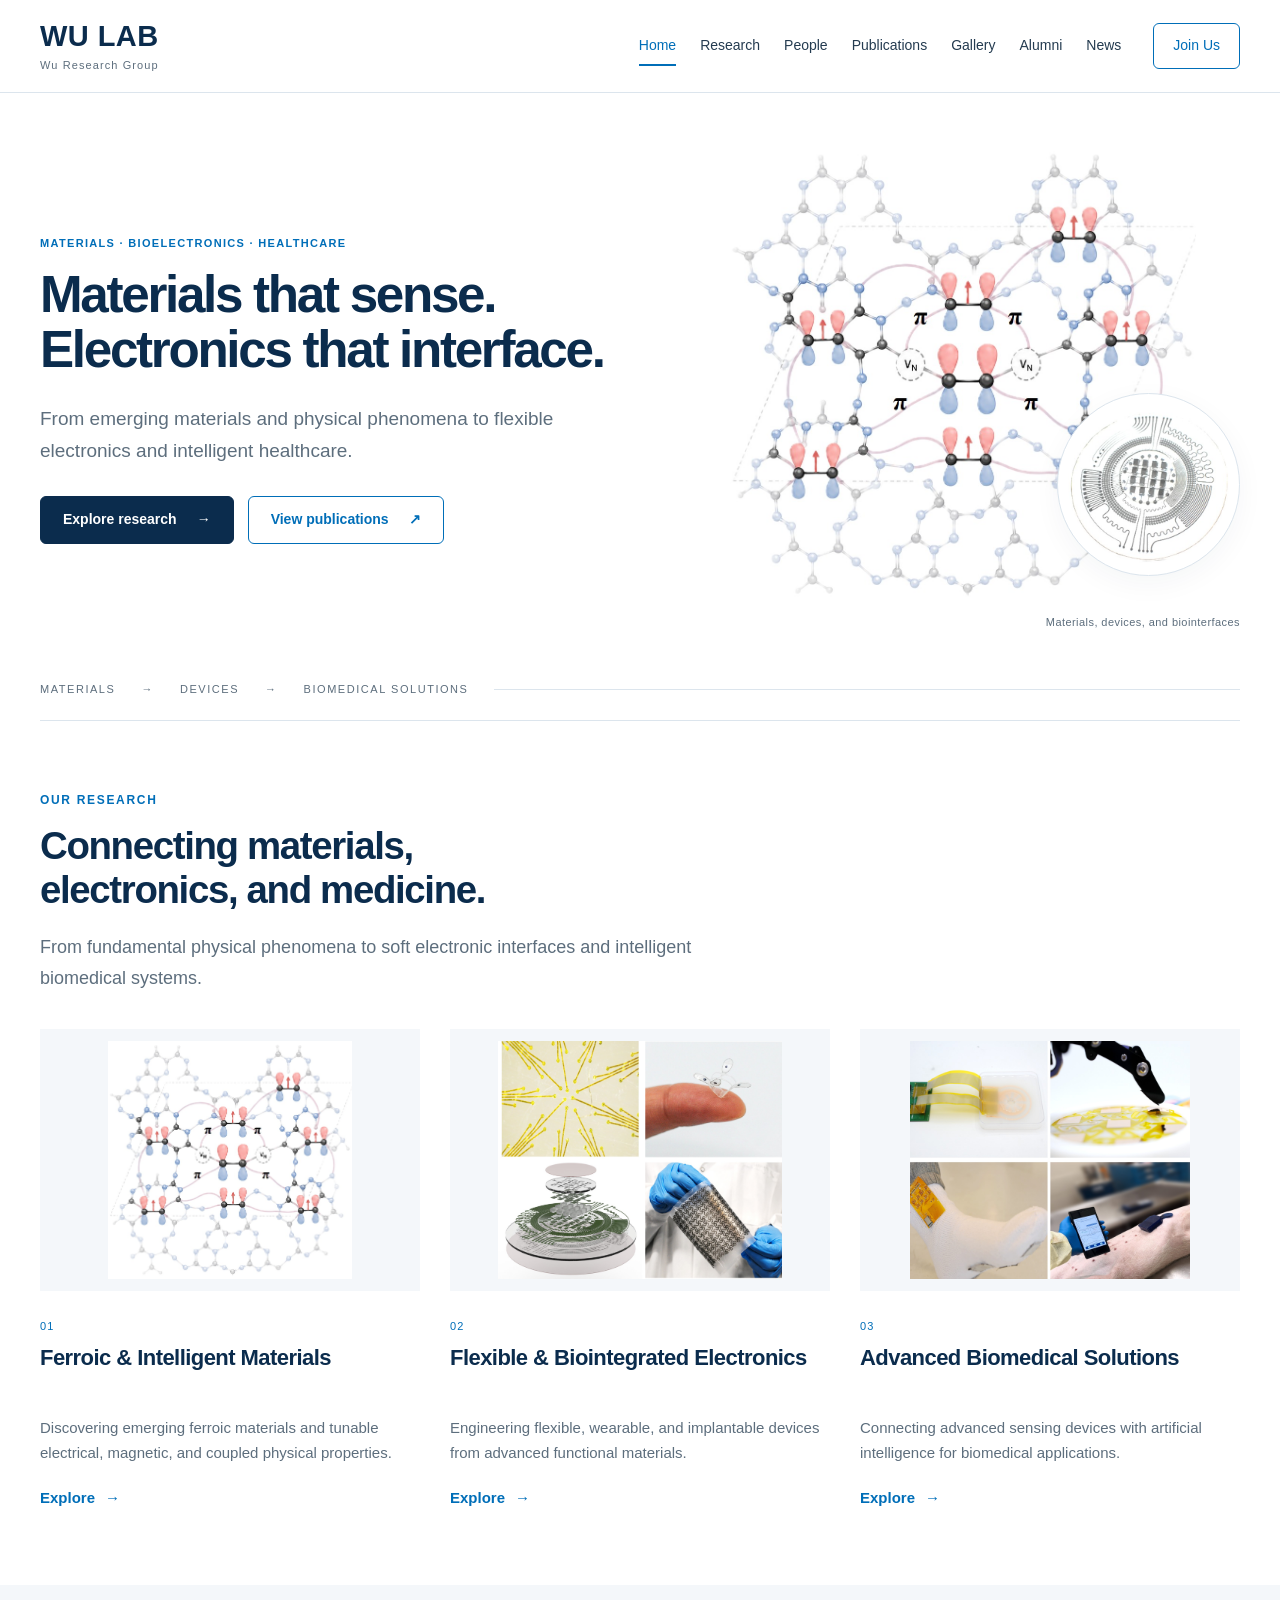
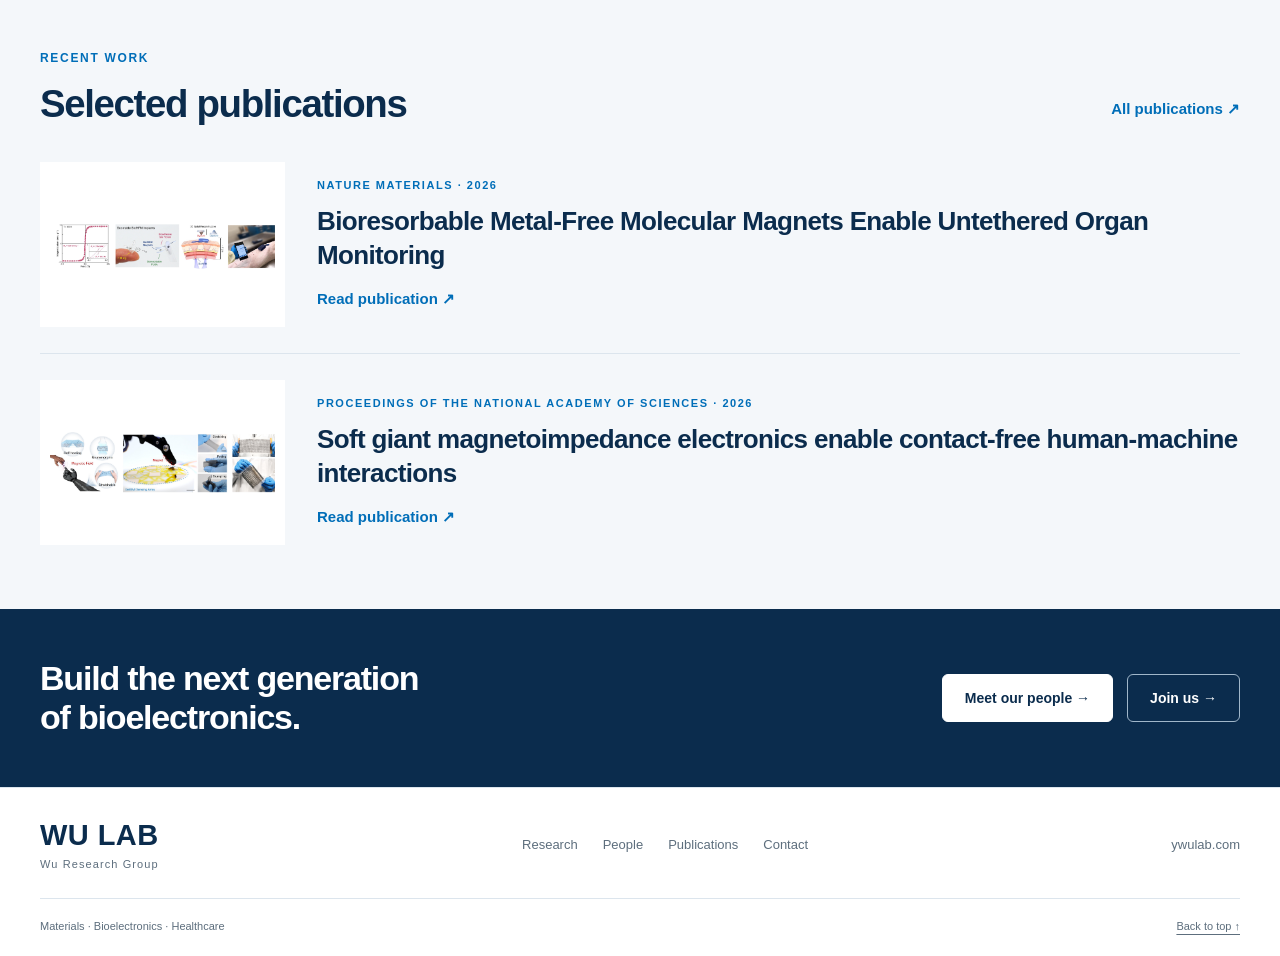
<file: index.html>
<!DOCTYPE html>
<html lang="en">

<head>

<meta charset="UTF-8">

<meta name="viewport" content="width=device-width, initial-scale=1.0">

<title>Wu Research Group</title>

<link rel="stylesheet" href="style.css?v=8f3f732d3581">

<meta name="theme-color" content="#0b2c4d">

<meta name="description" content="Wu Research Group — emerging materials, flexible and biointegrated electronics, and intelligent biomedical solutions.">

</head>

<body id="top" class="index-page">

<a class="skip-link" href="#main">Skip to content</a><header class="site-header"><div class="wrap header-inner">

<a class="logo" href="index.html">WU LAB<span>Wu Research Group</span></a><button class="menu-button" type="button" aria-expanded="false" aria-controls="primary-nav" hidden><span class="menu-icon" aria-hidden="true"></span><span class="menu-label">Menu</span></button><nav class="nav-links" id="primary-nav" aria-label="Main navigation"><a href="index.html" class="active" aria-current="page">Home</a><a href="research.html">Research</a><a href="people.html">People</a><a href="publications.html">Publications</a><a href="gallery.html">Gallery</a><a href="alumni.html">Alumni</a><a href="news.html">News</a><a href="join.html" data-join="true">Join Us</a></nav>

</div></header><main id="main" tabindex="-1"><section class="hero wrap" aria-labelledby="hero-title"><div class="hero-text">

<p class="section-label">Materials · Bioelectronics · Healthcare</p>

<h1 id="hero-title">Materials that sense.<br>Electronics that interface.</h1>

<p class="hero-description">From emerging materials and physical phenomena to flexible electronics and intelligent healthcare.</p>

<div class="button-row">

<a class="button" href="research.html">Explore research <span aria-hidden="true">→</span></a><a class="button button-outline" href="publications.html">View publications <span aria-hidden="true">↗</span></a>

</div>

</div>

<figure class="hero-visual"><img class="hero-molecules" src="images/hero2.jpg" alt="Molecular structure and spin polarization in low-dimensional materials" fetchpriority="high" width="989" height="964" decoding="async"><div class="hero-device"><img src="images/hero3.jpg" alt="Flexible electronic device with patterned interconnects" width="418" height="409" decoding="async" loading="lazy"></div>

<figcaption>Materials, devices, and biointerfaces</figcaption></figure></section><div class="research-path wrap" aria-label="Our research approach">

<span>Materials</span><span aria-hidden="true">→</span><span>Devices</span><span aria-hidden="true">→</span><span>Biomedical solutions</span><span class="path-line" aria-hidden="true"></span>

</div>

<section class="research-section wrap"><div class="section-heading">

<p class="section-label">Our research</p>

<h2>Connecting materials,<br>electronics, and medicine.</h2>

<p class="section-description">From fundamental physical phenomena to soft electronic interfaces and intelligent biomedical systems.</p>

</div>

<div class="research-grid">

<article class="research-card"><a class="research-card-media" href="research.html#ferroic-materials" tabindex="-1" aria-hidden="true"><img src="images/hero2.jpg" alt="" loading="lazy" width="989" height="964" decoding="async"></a><div class="research-card-content">

<span class="card-number">01</span><h3><a href="research.html#ferroic-materials">Ferroic &amp; Intelligent Materials</a></h3>

<p>Discovering emerging ferroic materials and tunable electrical, magnetic, and coupled physical properties.</p>

<a class="text-link" href="research.html#ferroic-materials">Explore <span aria-hidden="true">→</span><span class="sr-only"> Ferroic &amp; Intelligent Materials</span></a>

</div></article><article class="research-card"><a class="research-card-media" href="research.html#flexible-bioelectronics" tabindex="-1" aria-hidden="true"><img src="images/r2.jpg" alt="" loading="lazy" width="1513" height="1265" decoding="async"></a><div class="research-card-content">

<span class="card-number">02</span><h3><a href="research.html#flexible-bioelectronics">Flexible &amp; Biointegrated Electronics</a></h3>

<p>Engineering flexible, wearable, and implantable devices from advanced functional materials.</p>

<a class="text-link" href="research.html#flexible-bioelectronics">Explore <span aria-hidden="true">→</span><span class="sr-only"> Flexible &amp; Biointegrated Electronics</span></a>

</div></article><article class="research-card"><a class="research-card-media" href="research.html#biomedical-solutions" tabindex="-1" aria-hidden="true"><img src="images/r3.jpg" alt="" loading="lazy" width="1491" height="1268" decoding="async"></a><div class="research-card-content">

<span class="card-number">03</span><h3><a href="research.html#biomedical-solutions">Advanced Biomedical Solutions</a></h3>

<p>Connecting advanced sensing devices with artificial intelligence for biomedical applications.</p>

<a class="text-link" href="research.html#biomedical-solutions">Explore <span aria-hidden="true">→</span><span class="sr-only"> Advanced Biomedical Solutions</span></a>

</div></article>

</div></section><section class="featured-publications"><div class="wrap">

<div class="section-heading heading-row">

<div>

<p class="section-label">Recent work</p>

<h2>Selected publications</h2>

</div>

<a class="text-link" href="publications.html">All publications ↗</a>

</div>

<div class="featured-list">

<article class="featured-paper"><div class="featured-image"><img src="images/nm1.jpg" alt="" loading="lazy" width="2985" height="687" decoding="async"></div>

<div class="featured-copy">

<p class="section-label">Nature Materials · 2026</p>

<h3><a href="https://doi.org/10.1038/s41563-026-02759-4" target="_blank" rel="noopener noreferrer">

                                Bioresorbable Metal-Free Molecular Magnets

                                Enable Untethered Organ Monitoring

                            </a></h3>

<a href="https://doi.org/10.1038/s41563-026-02759-4" class="text-link" target="_blank" rel="noopener noreferrer">Read publication ↗</a>

</div></article><article class="featured-paper"><div class="featured-image"><img src="images/pnas2026.jpg" alt="" loading="lazy" width="2786" height="758" decoding="async"></div>

<div class="featured-copy">

<p class="section-label">Proceedings of the National Academy of Sciences · 2026</p>

<h3><a href="https://doi.org/10.1073/pnas.2526097123" target="_blank" rel="noopener noreferrer">

                               Soft giant magnetoimpedance electronics enable contact-free human-machine interactions

                            </a></h3>

<a href="https://doi.org/10.1073/pnas.2526097123" class="text-link" target="_blank" rel="noopener noreferrer">Read publication ↗</a>

</div></article>

</div>

</div></section><section class="home-callout"><div class="wrap">

<h2>Build the next generation<br>of bioelectronics.</h2>

<div class="button-row">

<a class="button button-light" href="people.html">Meet our people →</a><a class="button button-on-dark" href="join.html">Join us →</a>

</div>

</div></section></main><!-- Hero Section --><!-- Research Section --><footer class="site-footer"><div class="wrap footer-main">

<a class="logo" href="index.html">WU LAB<span>Wu Research Group</span></a><nav aria-label="Footer"><a href="research.html">Research</a><a href="people.html">People</a><a href="publications.html">Publications</a><a href="join.html#contact">Contact</a></nav><a class="footer-domain" href="index.html">ywulab.com</a>

</div>

<div class="wrap footer-bottom">

<span>Materials · Bioelectronics · Healthcare</span><a href="#top">Back to top ↑</a>

</div></footer><script src="script.js?v=6e542bd59d15" defer></script>
</body>

</html>
</file>
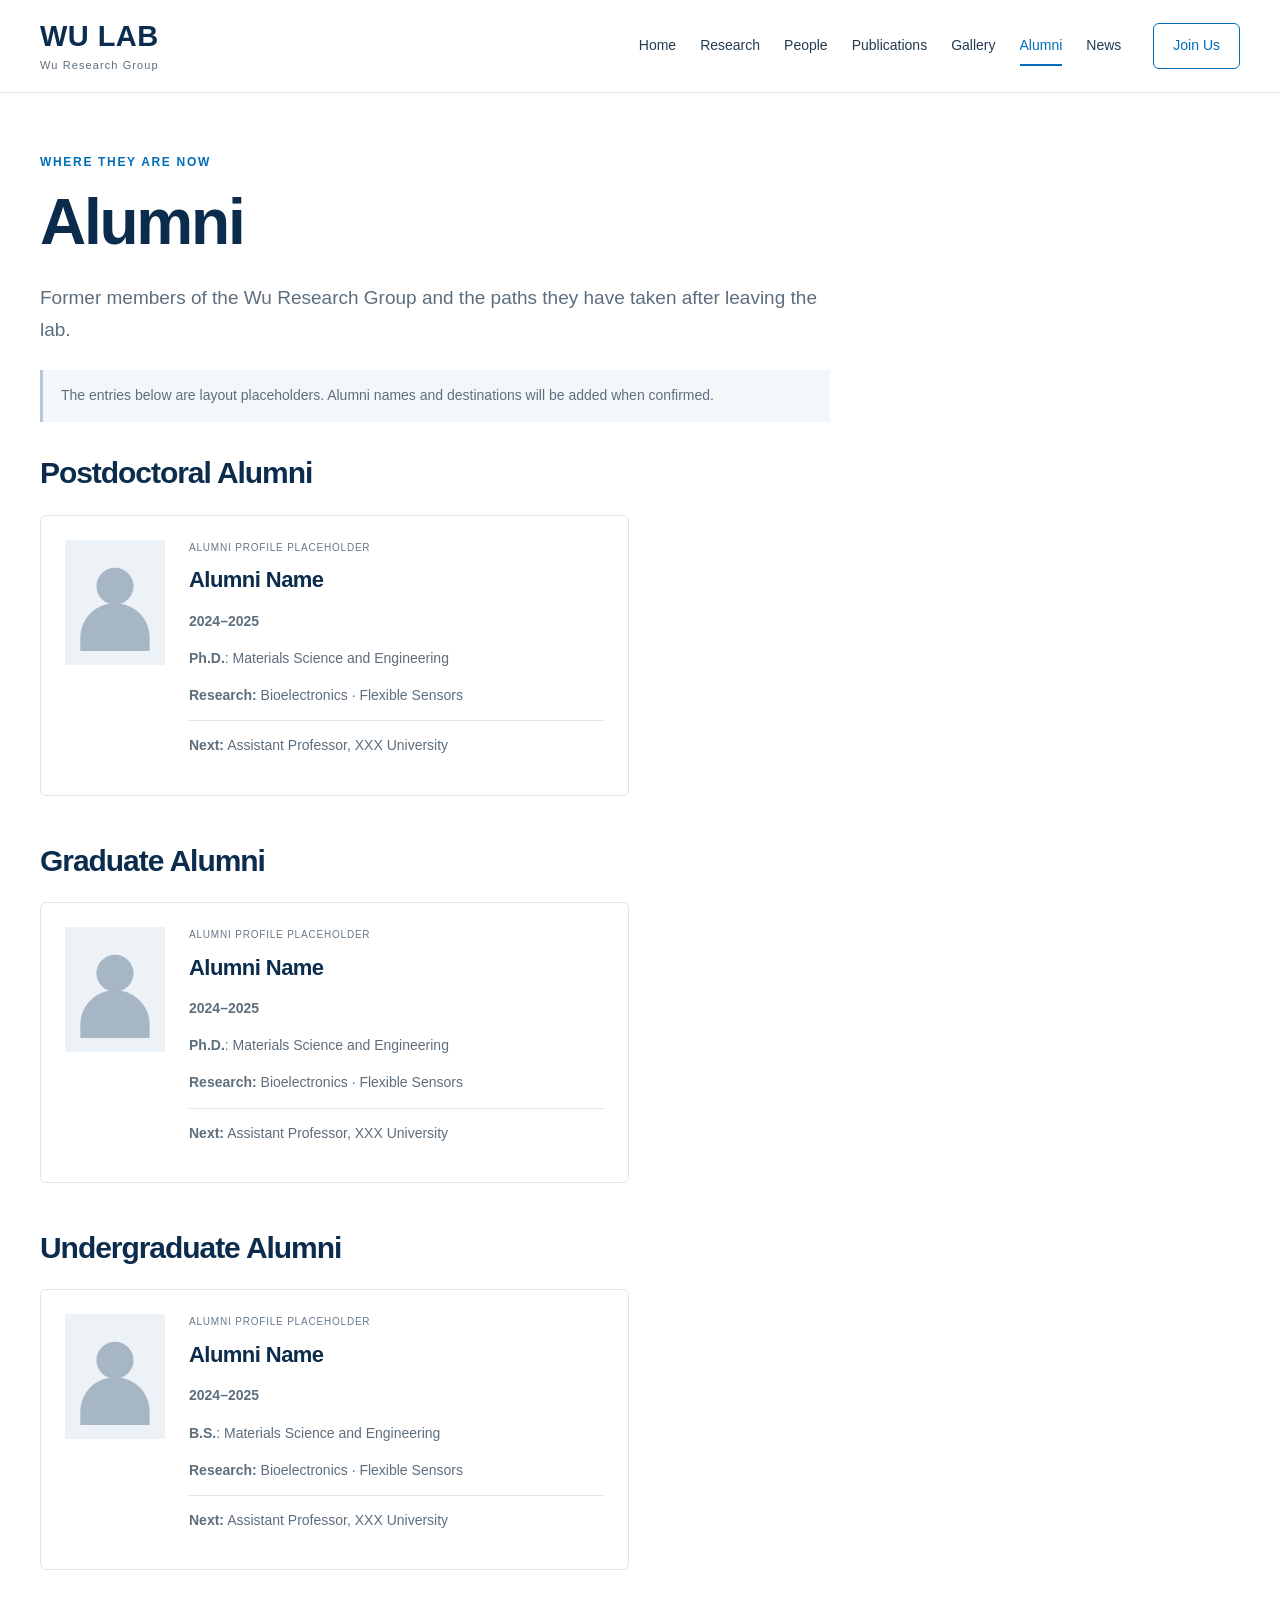
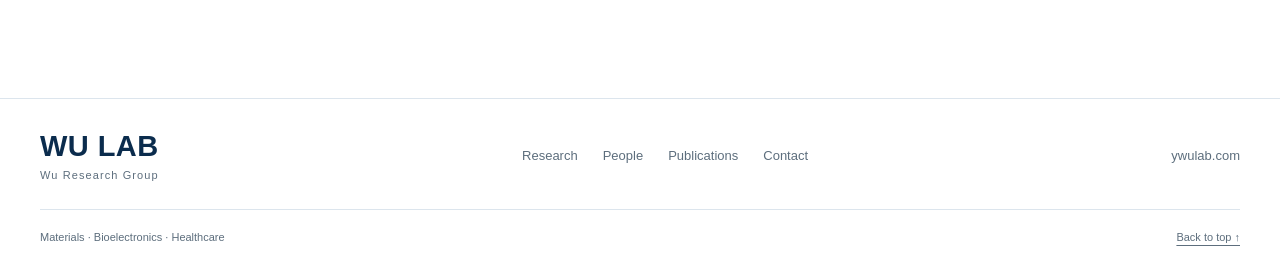
<file: alumni.html>
<!DOCTYPE html>
<html lang="en">

<head>

<meta charset="UTF-8">

<meta name="viewport" content="width=device-width, initial-scale=1.0">

<title>Alumni | Wu Research Group</title>

<link rel="stylesheet" href="style.css?v=8f3f732d3581">

<meta name="theme-color" content="#0b2c4d">

<meta name="description" content="Wu Research Group — emerging materials, flexible and biointegrated electronics, and intelligent biomedical solutions.">

</head>

<body id="top" class="alumni-page">

<a class="skip-link" href="#main">Skip to content</a><header class="site-header"><div class="wrap header-inner">

<a class="logo" href="index.html">WU LAB<span>Wu Research Group</span></a><button class="menu-button" type="button" aria-expanded="false" aria-controls="primary-nav" hidden><span class="menu-icon" aria-hidden="true"></span><span class="menu-label">Menu</span></button><nav class="nav-links" id="primary-nav" aria-label="Main navigation"><a href="index.html">Home</a><a href="research.html">Research</a><a href="people.html">People</a><a href="publications.html">Publications</a><a href="gallery.html">Gallery</a><a href="alumni.html" class="active" aria-current="page">Alumni</a><a href="news.html">News</a><a href="join.html" data-join="true">Join Us</a></nav>

</div></header><main id="main" tabindex="-1"><section class="page-intro"><p class="section-label">

                Where They Are Now

            </p>

<h1>

                Alumni

            </h1>

<p>

                Former members of the Wu Research Group and

                the paths they have taken after leaving the lab.

            </p>

<p class="content-note">The entries below are layout placeholders. Alumni names and destinations will be added when confirmed.</p></section><!-- Postdoctoral Alumni --><section class="people-group people-group-first"><div class="people-group-heading"><h2>

                    Postdoctoral Alumni

                </h2></div>

<div class="people-list"><article class="person-card alumni-card placeholder-card"><div class="person-photo"><img src="images/profile-placeholder.svg" alt="" decoding="async" loading="lazy"></div>

<div class="person-info">

<p class="placeholder-label">Alumni profile placeholder</p>

<h3>

                            Alumni Name

                        </h3>

<p class="alumni-period">

                        2024–2025

                        </p>

<p class="person-education"><strong>Ph.D.</strong>:

                            Materials Science and Engineering

                        </p>

<p class="person-research"><strong>Research:</strong>

                            Bioelectronics · Flexible Sensors

                        </p>

<p class="alumni-destination"><strong>Next:</strong>

                            Assistant Professor,

                            XXX University

                        </p>

<div class="person-links"></div>

</div></article></div></section><!-- Graduate Alumni --><section class="people-group people-group-first"><div class="people-group-heading"><h2>

                    Graduate Alumni

                </h2></div>

<div class="people-list"><article class="person-card alumni-card placeholder-card"><div class="person-photo"><img src="images/profile-placeholder.svg" alt="" decoding="async" loading="lazy"></div>

<div class="person-info">

<p class="placeholder-label">Alumni profile placeholder</p>

<h3>

                            Alumni Name

                        </h3>

<p class="alumni-period">

                        2024–2025

                        </p>

<p class="person-education"><strong>Ph.D.</strong>:

                            Materials Science and Engineering

                        </p>

<p class="person-research"><strong>Research:</strong>

                            Bioelectronics · Flexible Sensors

                        </p>

<p class="alumni-destination"><strong>Next:</strong>

                            Assistant Professor,

                            XXX University

                        </p>

<div class="person-links"></div>

</div></article></div></section><!-- Undergraduate Alumni --><section class="people-group people-group-first"><div class="people-group-heading"><h2>

                    Undergraduate Alumni

                </h2></div>

<div class="people-list"><article class="person-card alumni-card placeholder-card"><div class="person-photo"><img src="images/profile-placeholder.svg" alt="" decoding="async" loading="lazy"></div>

<div class="person-info">

<p class="placeholder-label">Alumni profile placeholder</p>

<h3>

                            Alumni Name

                        </h3>

<p class="alumni-period">

                        2024–2025

                        </p>

<p class="person-education"><strong>B.S.</strong>:

                            Materials Science and Engineering

                        </p>

<p class="person-research"><strong>Research:</strong>

                            Bioelectronics · Flexible Sensors

                        </p>

<p class="alumni-destination"><strong>Next:</strong>

                            Assistant Professor,

                            XXX University

                        </p>

<div class="person-links"></div>

</div></article></div></section></main><footer class="site-footer"><div class="wrap footer-main">

<a class="logo" href="index.html">WU LAB<span>Wu Research Group</span></a><nav aria-label="Footer"><a href="research.html">Research</a><a href="people.html">People</a><a href="publications.html">Publications</a><a href="join.html#contact">Contact</a></nav><a class="footer-domain" href="index.html">ywulab.com</a>

</div>

<div class="wrap footer-bottom">

<span>Materials · Bioelectronics · Healthcare</span><a href="#top">Back to top ↑</a>

</div></footer><script src="script.js?v=6e542bd59d15" defer></script>
</body>

</html>
</file>
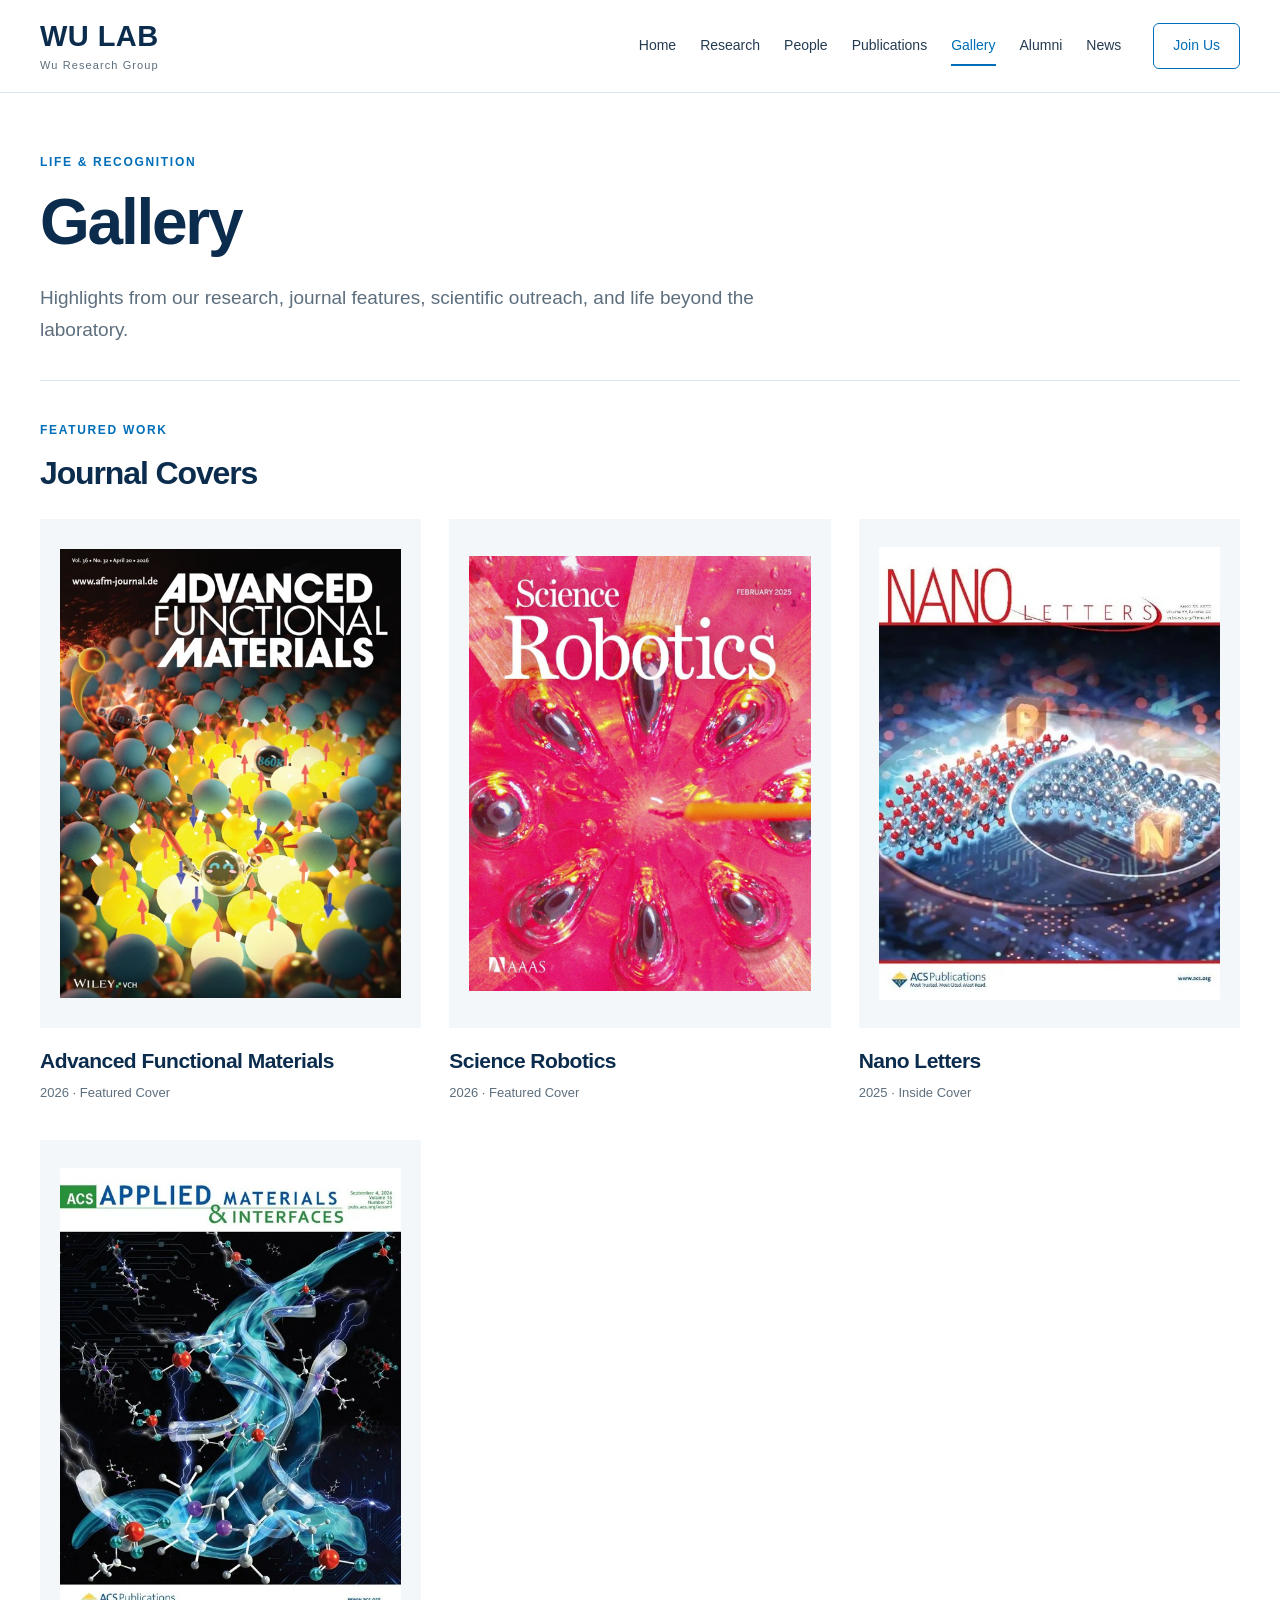
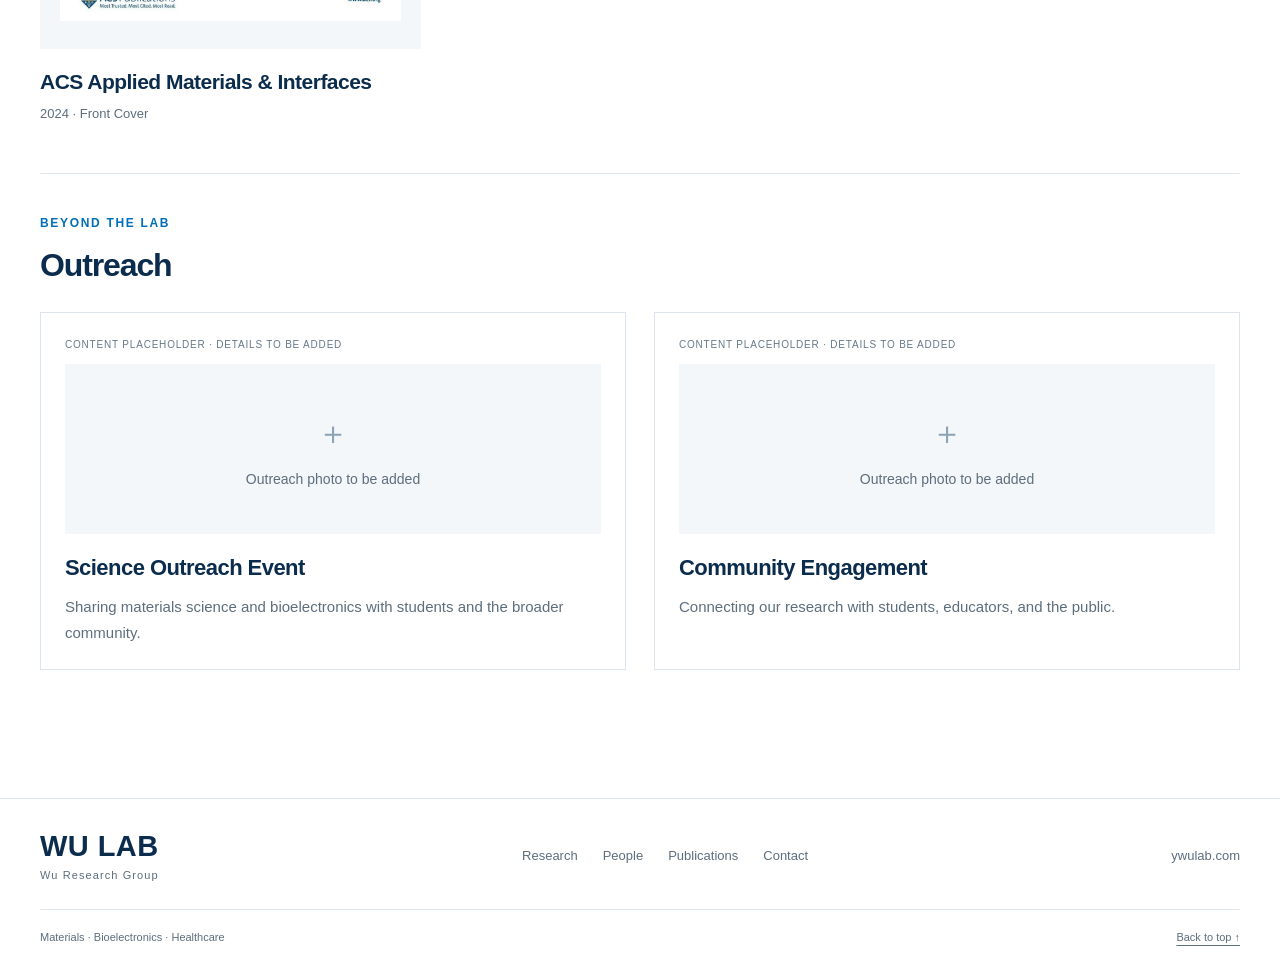
<file: gallery.html>
<!DOCTYPE html>
<html lang="en">

<head>

<meta charset="UTF-8">

<meta name="viewport" content="width=device-width, initial-scale=1.0">

<title>Gallery | Wu Research Group</title>

<link rel="stylesheet" href="style.css?v=8f3f732d3581">

<meta name="theme-color" content="#0b2c4d">

<meta name="description" content="Wu Research Group — emerging materials, flexible and biointegrated electronics, and intelligent biomedical solutions.">

</head>

<body id="top" class="gallery-page">

<a class="skip-link" href="#main">Skip to content</a><header class="site-header"><div class="wrap header-inner">

<a class="logo" href="index.html">WU LAB<span>Wu Research Group</span></a><button class="menu-button" type="button" aria-expanded="false" aria-controls="primary-nav" hidden><span class="menu-icon" aria-hidden="true"></span><span class="menu-label">Menu</span></button><nav class="nav-links" id="primary-nav" aria-label="Main navigation"><a href="index.html">Home</a><a href="research.html">Research</a><a href="people.html">People</a><a href="publications.html">Publications</a><a href="gallery.html" class="active" aria-current="page">Gallery</a><a href="alumni.html">Alumni</a><a href="news.html">News</a><a href="join.html" data-join="true">Join Us</a></nav>

</div></header><main id="main" tabindex="-1"><section class="page-intro"><p class="section-label">

                Life &amp; Recognition

            </p>

<h1>

                Gallery

            </h1>

<p>

                Highlights from our research, journal features,

                scientific outreach, and life beyond the laboratory.

            </p></section><!-- Journal Covers --><section class="gallery-section"><div class="gallery-heading">

<p class="section-label">

                    Featured Work

                </p>

<h2>

                    Journal Covers

                </h2>

</div>

<div class="cover-grid">

<article class="cover-card"><a href="images/cover1.jpg" class="figure-link" data-figure="true" aria-label="Enlarge Advanced Functional Materials journal cover"><img src="images/cover1.jpg" alt="Advanced Functional Materials journal cover" width="548" height="720" decoding="async" loading="lazy"></a><h3>

                        Advanced Functional Materials

                    </h3>

<p>

                        2026 · Featured Cover

                    </p></article><article class="cover-card"><a href="images/cover2.jpg" class="figure-link" data-figure="true" aria-label="Enlarge Science Robotics journal cover"><img src="images/cover2.jpg" alt="Science Robotics journal cover" width="884" height="1125" decoding="async" loading="lazy"></a><h3>

                        Science Robotics

                    </h3>

<p>

                        2026 · Featured Cover

                    </p></article><article class="cover-card"><a href="images/cover3.jpg" class="figure-link" data-figure="true" aria-label="Enlarge Journal cover"><img src="images/cover3.jpg" alt="Journal cover" width="542" height="720" decoding="async" loading="lazy"></a><h3>

                        Nano Letters

                    </h3>

<p>

                        2025 · Inside Cover

                    </p></article><article class="cover-card"><a href="images/cover4.jpg" class="figure-link" data-figure="true" aria-label="Enlarge ACS Applied Materials &amp; Interfaces journal cover"><img src="images/cover4.jpg" alt="ACS Applied Materials &amp; Interfaces journal cover" width="542" height="720" decoding="async" loading="lazy"></a><h3>

                        ACS Applied Materials &amp; Interfaces

                    </h3>

<p>

                        2024 · Front Cover

                    </p></article>

</div></section><!-- Outreach --><section class="gallery-section"><div class="gallery-heading">

<p class="section-label">

                    Beyond the Lab

                </p>

<h2>

                    Outreach

                </h2>

</div>

<div class="outreach-grid">

<article class="outreach-card"><p class="placeholder-label">Content placeholder · details to be added</p>

<div class="media-placeholder">

<span aria-hidden="true">＋</span><p>Outreach photo to be added</p>

</div>

<div class="outreach-content">

<h3>

                            Science Outreach Event

                        </h3>

<p>

                            Sharing materials science and bioelectronics

                            with students and the broader community.

                        </p>

</div></article><article class="outreach-card"><p class="placeholder-label">Content placeholder · details to be added</p>

<div class="media-placeholder">

<span aria-hidden="true">＋</span><p>Outreach photo to be added</p>

</div>

<div class="outreach-content">

<h3>

                            Community Engagement

                        </h3>

<p>

                            Connecting our research with students,

                            educators, and the public.

                        </p>

</div></article>

</div></section></main><footer class="site-footer"><div class="wrap footer-main">

<a class="logo" href="index.html">WU LAB<span>Wu Research Group</span></a><nav aria-label="Footer"><a href="research.html">Research</a><a href="people.html">People</a><a href="publications.html">Publications</a><a href="join.html#contact">Contact</a></nav><a class="footer-domain" href="index.html">ywulab.com</a>

</div>

<div class="wrap footer-bottom">

<span>Materials · Bioelectronics · Healthcare</span><a href="#top">Back to top ↑</a>

</div></footer><script src="script.js?v=6e542bd59d15" defer></script>
</body>

</html>
</file>
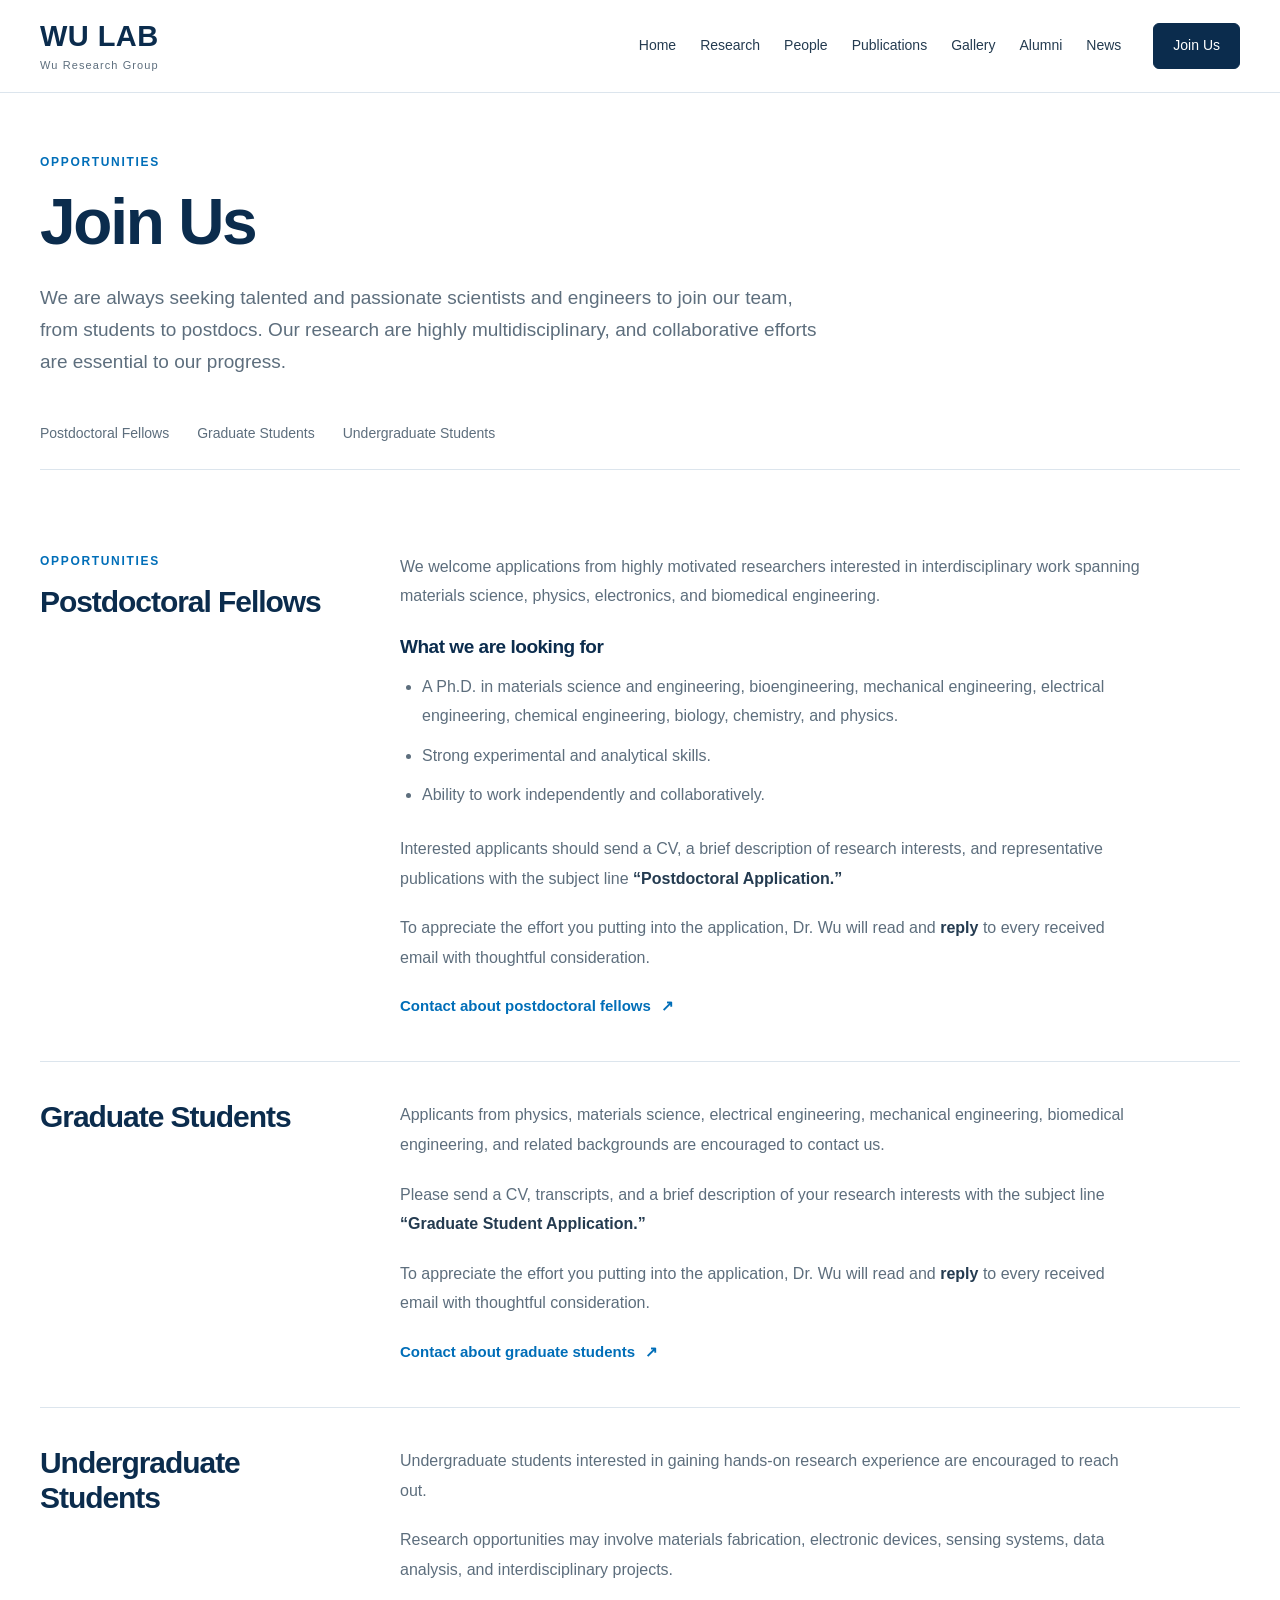
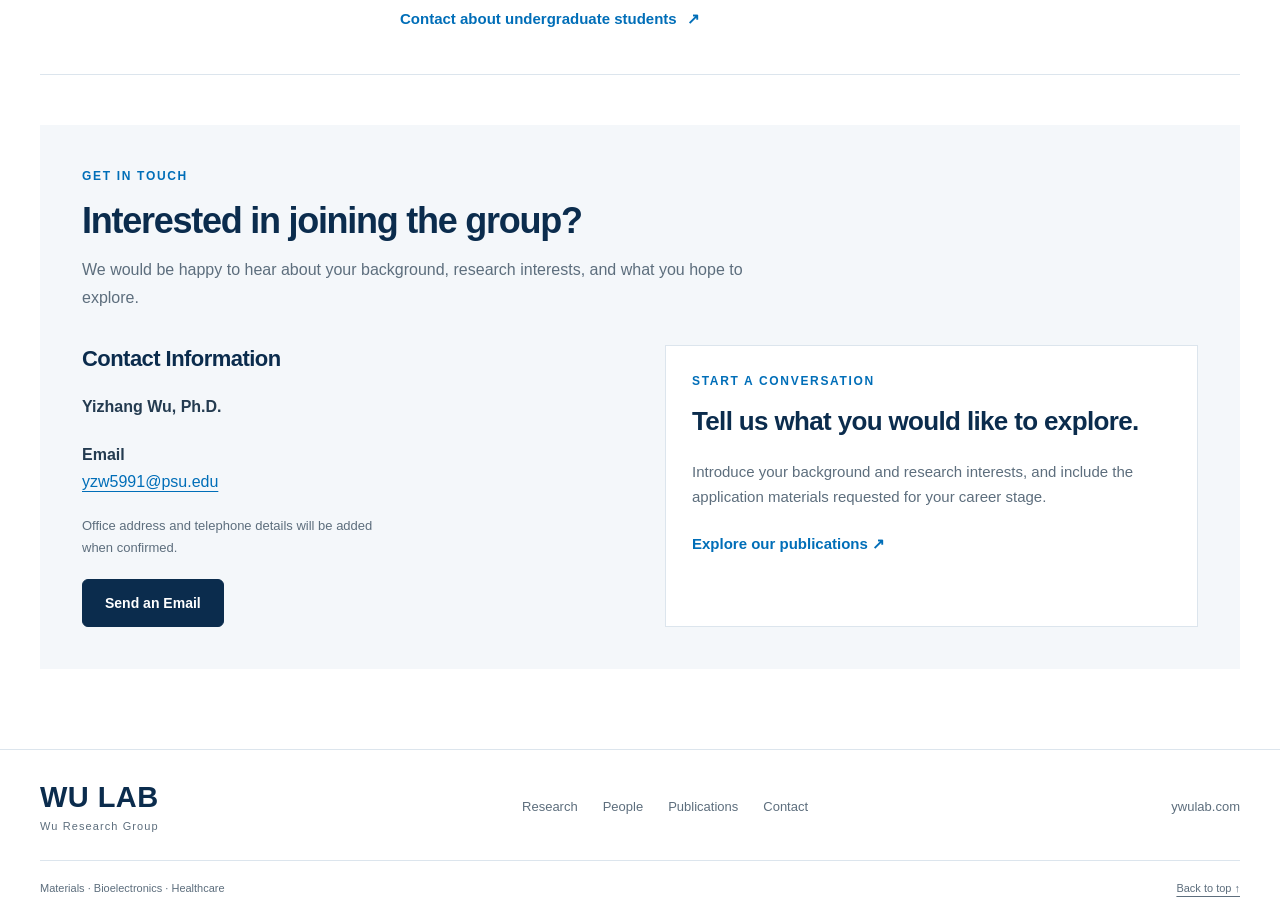
<file: join.html>
<!DOCTYPE html>
<html lang="en">

<head>

<meta charset="UTF-8">

<meta name="viewport" content="width=device-width, initial-scale=1.0">

<title>Join Us | Wu Research Group</title>

<link rel="stylesheet" href="style.css?v=8f3f732d3581">

<meta name="theme-color" content="#0b2c4d">

<meta name="description" content="Wu Research Group — emerging materials, flexible and biointegrated electronics, and intelligent biomedical solutions.">

</head>

<body id="top" class="join-page">

<a class="skip-link" href="#main">Skip to content</a><header class="site-header"><div class="wrap header-inner">

<a class="logo" href="index.html">WU LAB<span>Wu Research Group</span></a><button class="menu-button" type="button" aria-expanded="false" aria-controls="primary-nav" hidden><span class="menu-icon" aria-hidden="true"></span><span class="menu-label">Menu</span></button><nav class="nav-links" id="primary-nav" aria-label="Main navigation"><a href="index.html">Home</a><a href="research.html">Research</a><a href="people.html">People</a><a href="publications.html">Publications</a><a href="gallery.html">Gallery</a><a href="alumni.html">Alumni</a><a href="news.html">News</a><a href="join.html" class="active" aria-current="page" data-join="true">Join Us</a></nav>

</div></header><main id="main" tabindex="-1"><section class="page-intro"><p class="section-label">

                Opportunities

            </p>

<h1>

                Join Us

            </h1>

<p>

                We are always seeking talented and passionate scientists and engineers to join our team, from students to postdocs. Our research are highly multidisciplinary, and collaborative efforts are essential to our progress.

            </p></section><nav class="section-nav" aria-label="Opportunity types"><a href="#postdoctoral-opportunities">Postdoctoral Fellows</a><a href="#graduate-opportunities">Graduate Students</a><a href="#undergraduate-opportunities">Undergraduate Students</a></nav><!-- Postdoctoral Fellows --><section class="join-section" id="postdoctoral-opportunities"><div class="join-heading">

<p class="section-label">

                   Opportunities

                </p>

<h2>

                    Postdoctoral Fellows

                </h2>

</div>

<div class="join-content">

<p>

                        We welcome applications from highly motivated

                        researchers interested in interdisciplinary work

                        spanning materials science, physics, electronics,

                        and biomedical engineering.

                    </p>

<h3>

                        What we are looking for

                    </h3>

<ul>

<li>

                            A Ph.D. in materials science and engineering, bioengineering, mechanical engineering, electrical engineering, chemical engineering, biology, chemistry, and physics.

                        </li>

<li>

                            Strong experimental and analytical skills.

                        </li>

<li>

                            Ability to work independently and collaboratively.

                        </li>

</ul>

<p>

                        Interested applicants should send a CV, a brief description of research interests, and representative publications with the subject line <strong>“Postdoctoral Application.”</strong></p>

<p>

                         To appreciate the effort you putting into the application, Dr. Wu will read and <strong>reply</strong> to every received email with thoughtful consideration.

                    </p>

<a class="text-link" href="mailto:yzw5991@psu.edu?subject=Postdoctoral%20Application">Contact about postdoctoral fellows <span aria-hidden="true">↗</span></a>

</div></section><!-- Graduate Students --><section class="join-section" id="graduate-opportunities"><div class="join-heading"><h2>

                Graduate Students

            </h2></div>

<div class="join-content">

<p>

                Applicants from physics, materials science, electrical engineering, mechanical engineering, biomedical engineering, and related backgrounds are encouraged to contact us.

            </p>

<p>

                Please send a CV, transcripts, and a brief description of your research interests with the subject line <strong>“Graduate Student Application.”</strong></p>

<p>

                To appreciate the effort you putting into the application, Dr. Wu will read and <strong> reply </strong> to every received email with thoughtful consideration.

            </p>

<a class="text-link" href="mailto:yzw5991@psu.edu?subject=Graduate%20Student%20Application">Contact about graduate students <span aria-hidden="true">↗</span></a>

</div></section><!-- Undergraduate Students --><section class="join-section" id="undergraduate-opportunities"><div class="join-heading"><h2>

            Undergraduate Students

        </h2></div>

<div class="join-content">

<p>

            Undergraduate students interested in gaining

            hands-on research experience are encouraged to

            reach out.

        </p>

<p>

            Research opportunities may involve materials

            fabrication, electronic devices, sensing systems,

            data analysis, and interdisciplinary projects.

        </p>

<a class="text-link" href="mailto:yzw5991@psu.edu?subject=Undergraduate%20Research%20Inquiry">Contact about undergraduate students <span aria-hidden="true">↗</span></a>

</div></section><!-- Contact --><section class="join-contact" id="contact"><div class="join-contact-heading">

<p class="section-label">

            Get in Touch

        </p>

<h2>

            Interested in joining the group?

        </h2>

<p>

            We would be happy to hear about your background,

            research interests, and what you hope to explore.

        </p>

</div>

<div class="contact-grid">

<!-- Contact Information --><div class="contact-info">

<h3>

                Contact Information

            </h3>

<address>

<p class="contact-name">Yizhang Wu, Ph.D.</p>

<p><strong>Email</strong><br><a href="mailto:yzw5991@psu.edu">yzw5991@psu.edu</a></p>

<p class="contact-pending">Office address and telephone details will be added when confirmed.</p>

</address>

<a class="join-button" href="mailto:yzw5991@psu.edu">

                Send an Email

            </a>

</div>

<!-- Baidu Map --><div class="application-note">

<p class="section-label">Start a conversation</p>

<h3>Tell us what you would like to explore.</h3>

<p>Introduce your background and research interests, and include the application materials requested for your career stage.</p>

<a class="text-link" href="publications.html">Explore our publications ↗</a>

</div>

</div></section></main><footer class="site-footer"><div class="wrap footer-main">

<a class="logo" href="index.html">WU LAB<span>Wu Research Group</span></a><nav aria-label="Footer"><a href="research.html">Research</a><a href="people.html">People</a><a href="publications.html">Publications</a><a href="join.html#contact">Contact</a></nav><a class="footer-domain" href="index.html">ywulab.com</a>

</div>

<div class="wrap footer-bottom">

<span>Materials · Bioelectronics · Healthcare</span><a href="#top">Back to top ↑</a>

</div></footer><script src="script.js?v=6e542bd59d15" defer></script>
</body>

</html>
</file>
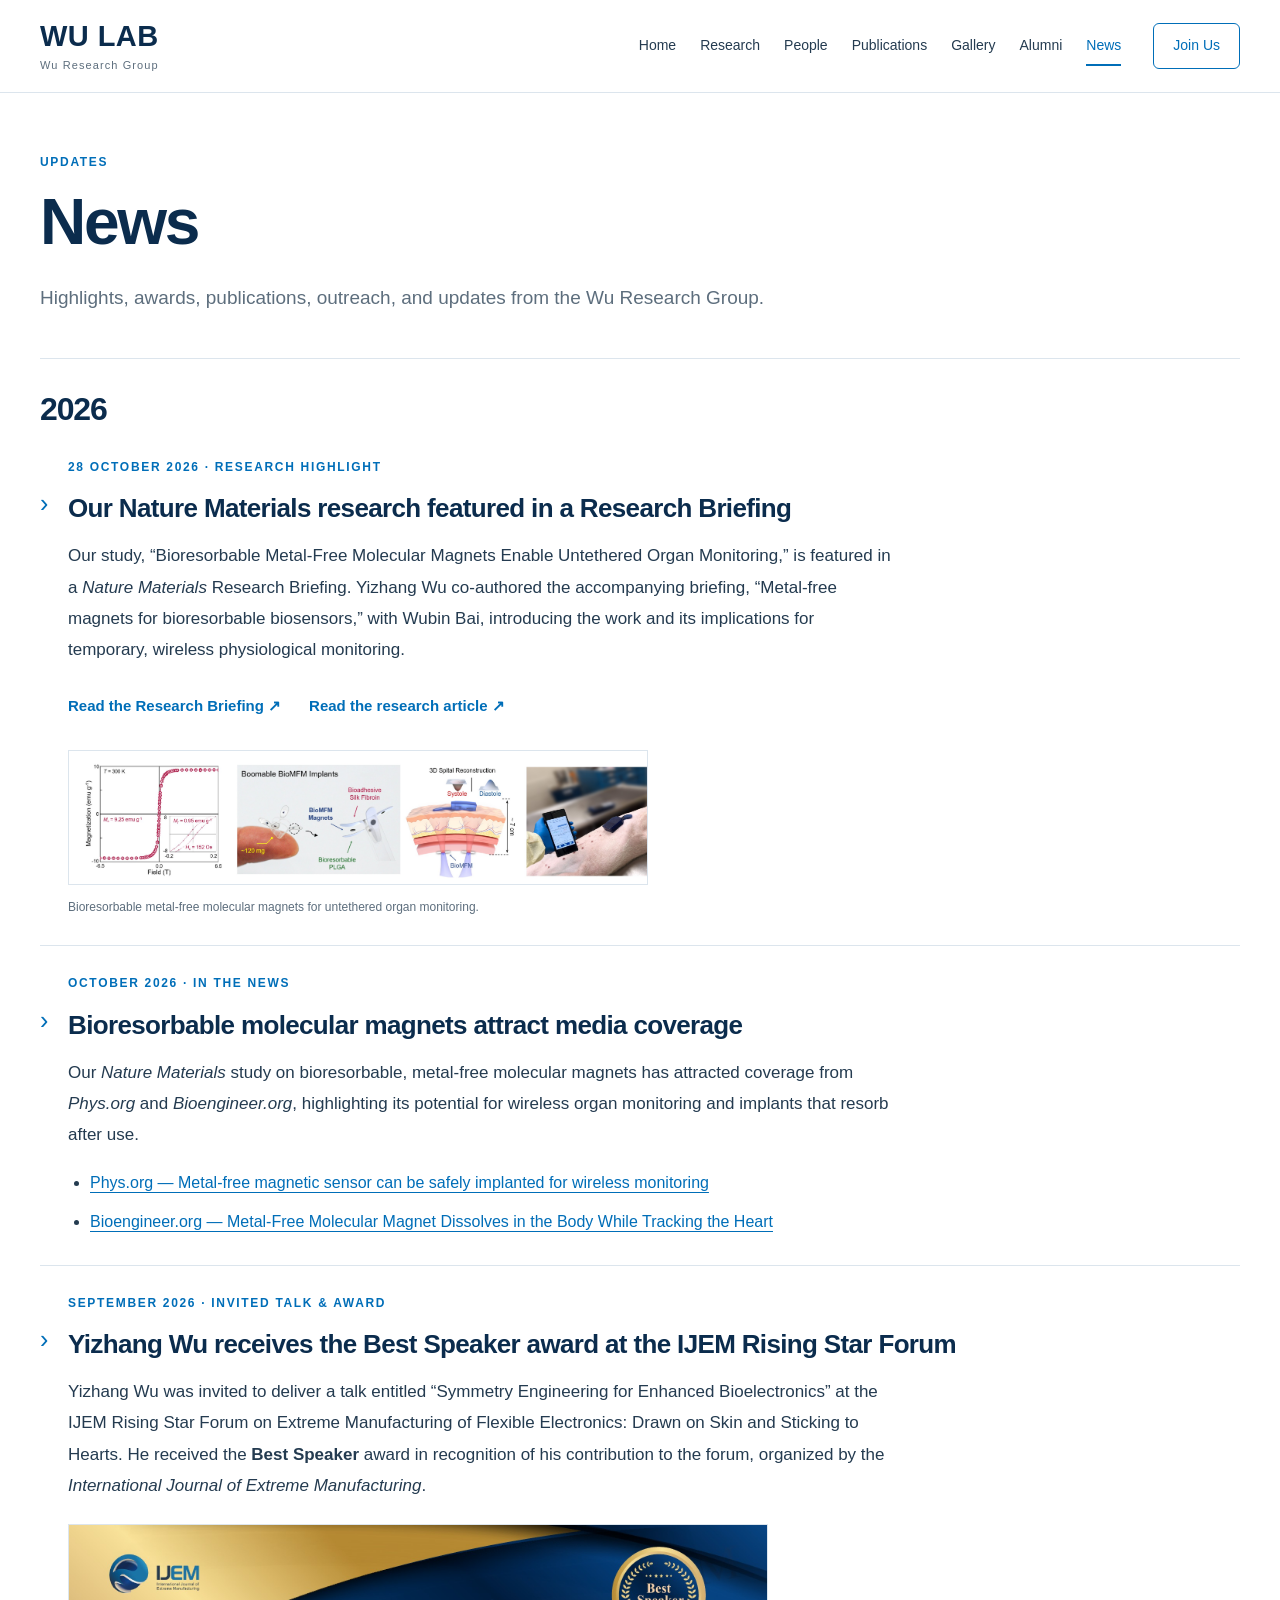
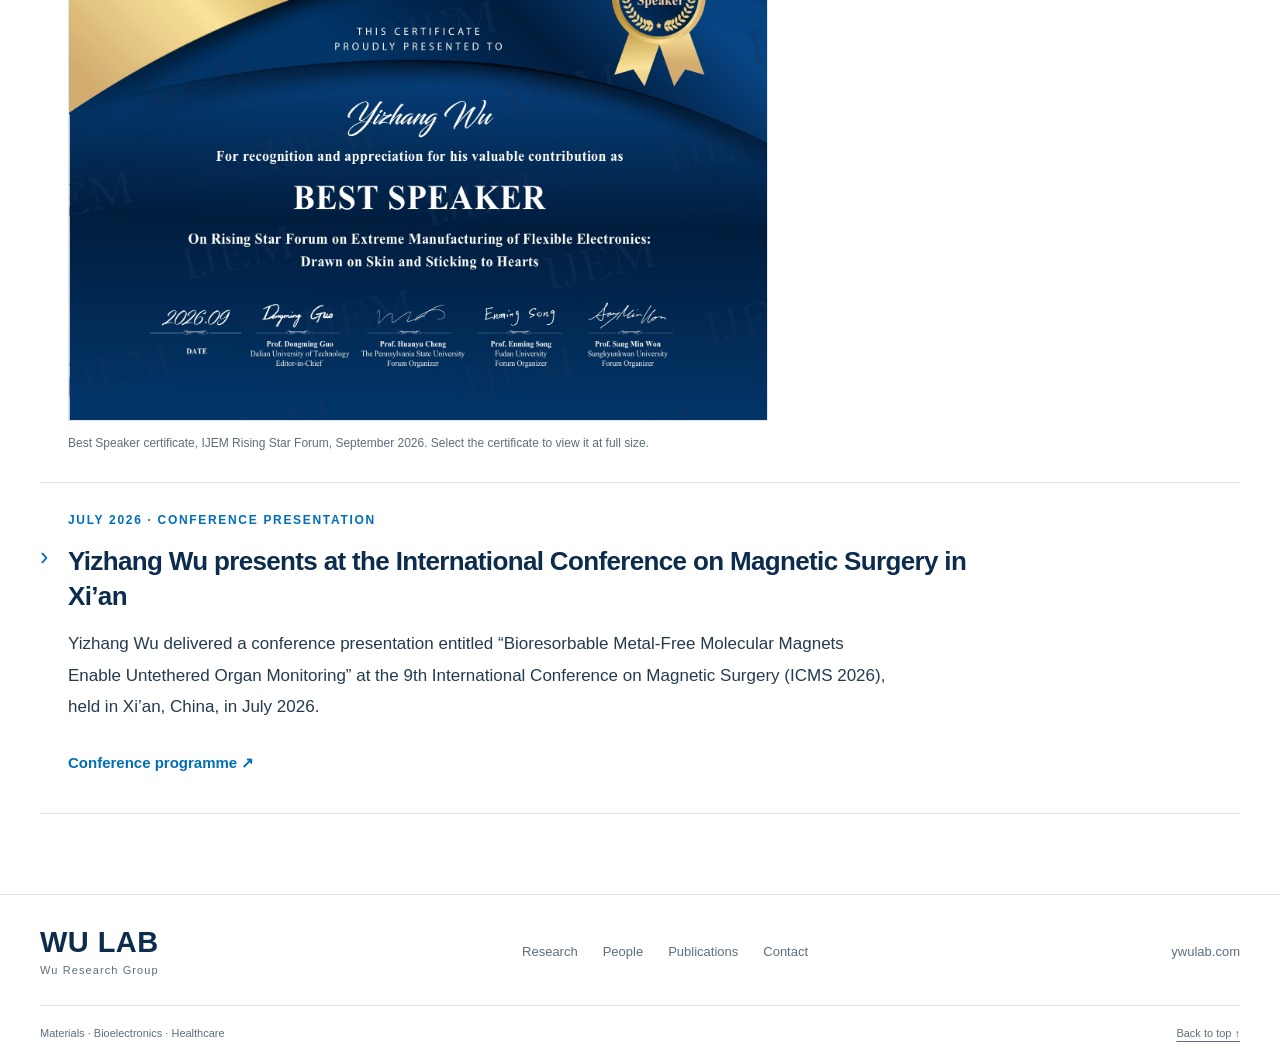
<file: news.html>
<!DOCTYPE html>
<html lang="en">

<head>

<meta charset="UTF-8">

<meta name="viewport" content="width=device-width, initial-scale=1.0">

<title>News | Wu Research Group</title>

<link rel="stylesheet" href="style.css?v=8f3f732d3581">

<meta name="theme-color" content="#0b2c4d">

<meta name="description" content="Wu Research Group — emerging materials, flexible and biointegrated electronics, and intelligent biomedical solutions.">

<style>
/* News-specific spacing; keep the shared site design unchanged. */
.news-content{max-width:900px}
.news-content h3{margin-bottom:14px;font-size:26px;line-height:1.35}
.news-content p{font-size:17px;line-height:1.85}
.news-links{display:flex;flex-wrap:wrap;gap:12px 28px;margin-top:18px}
.news-links a{min-height:44px}
.news-coverage{max-width:900px;margin:18px 0 0;line-height:1.8}
.news-image img{width:100%;height:auto;border:1px solid var(--line)}
.news-image figcaption{font-size:12px;line-height:1.7;color:var(--muted);margin-top:12px}
.news-certificate{max-width:700px}
.news-item:last-child{margin-bottom:0}
@media(max-width:600px){.news-content h3{font-size:23px}.news-content p,.news-coverage{font-size:16px}.news-links{gap:6px 20px}.news-content a{overflow-wrap:anywhere}}
</style>
</head>

<body id="top" class="news-page">

<a class="skip-link" href="#main">Skip to content</a><header class="site-header"><div class="wrap header-inner">

<a class="logo" href="index.html">WU LAB<span>Wu Research Group</span></a><button class="menu-button" type="button" aria-expanded="false" aria-controls="primary-nav" hidden><span class="menu-icon" aria-hidden="true"></span><span class="menu-label">Menu</span></button><nav class="nav-links" id="primary-nav" aria-label="Main navigation"><a href="index.html">Home</a><a href="research.html">Research</a><a href="people.html">People</a><a href="publications.html">Publications</a><a href="gallery.html">Gallery</a><a href="alumni.html">Alumni</a><a href="news.html" class="active" aria-current="page">News</a><a href="join.html" data-join="true">Join Us</a></nav>

</div></header><main id="main" tabindex="-1"><section class="page-intro"><p class="section-label">

                Updates

            </p>

<h1>

                News

            </h1>

<p>

                Highlights, awards, publications, outreach,

                and updates from the Wu Research Group.

            </p>

</section>
<section class="news-year" aria-labelledby="news-2026"><h2 id="news-2026">2026</h2>
  <article class="news-item" id="news-nature-materials-briefing">
    <p class="section-label"><time datetime="2026-10-28">28 October 2026</time> · Research highlight</p>
    <span class="news-arrow" aria-hidden="true">›</span>
    <div class="news-content">
      <h3>Our Nature Materials research featured in a Research Briefing</h3>
      <p>Our study, “Bioresorbable Metal-Free Molecular Magnets Enable Untethered Organ Monitoring,” is featured in a <em>Nature Materials</em> Research Briefing. Yizhang Wu co-authored the accompanying briefing, “Metal-free magnets for bioresorbable biosensors,” with Wubin Bai, introducing the work and its implications for temporary, wireless physiological monitoring.</p>
      <div class="news-links"><a class="text-link" href="https://www.nature.com/articles/s41563-026-02758-5" target="_blank" rel="noopener noreferrer">Read the Research Briefing ↗</a><a class="text-link" href="https://doi.org/10.1038/s41563-026-02759-4" target="_blank" rel="noopener noreferrer">Read the research article ↗</a></div>
    </div>
    <figure class="news-image">
      <a class="figure-link" data-figure="true" href="images/nm1.jpg" aria-label="Enlarge research figure: bioresorbable metal-free molecular magnets"><img src="images/nm1.jpg" width="2985" height="687" alt="Bioresorbable metal-free molecular magnets and an untethered organ-monitoring platform" loading="lazy" decoding="async"></a>
      <figcaption>Bioresorbable metal-free molecular magnets for untethered organ monitoring.</figcaption>
    </figure>
  </article>
  <article class="news-item" id="news-nature-materials-media">
    <p class="section-label"><time datetime="2026-10">October 2026</time> · In the news</p>
    <span class="news-arrow" aria-hidden="true">›</span>
    <div class="news-content">
      <h3>Bioresorbable molecular magnets attract media coverage</h3>
      <p>Our <em>Nature Materials</em> study on bioresorbable, metal-free molecular magnets has attracted coverage from <em>Phys.org</em> and <em>Bioengineer.org</em>, highlighting its potential for wireless organ monitoring and implants that resorb after use.</p>
      <ul class="news-coverage"><li><a href="https://phys.org/news/2026-10-metal-free-magnetic-sensor-safely.html" target="_blank" rel="noopener noreferrer">Phys.org — Metal-free magnetic sensor can be safely implanted for wireless monitoring</a></li><li><a href="https://bioengineer.org/metal-free-molecular-magnet-dissolves-in-the-body-while-tracking-the-heart/" target="_blank" rel="noopener noreferrer">Bioengineer.org — Metal-Free Molecular Magnet Dissolves in the Body While Tracking the Heart</a></li></ul>
    </div>
  </article>
  <article class="news-item" id="news-ijem-best-speaker">
    <p class="section-label"><time datetime="2026-09">September 2026</time> · Invited talk &amp; award</p>
    <span class="news-arrow" aria-hidden="true">›</span>
    <div class="news-content">
      <h3>Yizhang Wu receives the Best Speaker award at the IJEM Rising Star Forum</h3>
      <p>Yizhang Wu was invited to deliver a talk entitled “Symmetry Engineering for Enhanced Bioelectronics” at the IJEM Rising Star Forum on Extreme Manufacturing of Flexible Electronics: Drawn on Skin and Sticking to Hearts. He received the <strong>Best Speaker</strong> award in recognition of his contribution to the forum, organized by the <em>International Journal of Extreme Manufacturing</em>.</p>
    </div>
    <figure class="news-image news-certificate">
      <a class="figure-link" data-figure="true" href="images/ijem-best-speaker-2026.jpg" aria-label="Enlarge Yizhang Wu's IJEM Best Speaker certificate"><img src="images/ijem-best-speaker-2026.jpg" width="1800" height="1279" alt="IJEM Best Speaker certificate presented to Yizhang Wu for the September 2026 Rising Star Forum" loading="lazy" decoding="async"></a>
      <figcaption>Best Speaker certificate, IJEM Rising Star Forum, September 2026. Select the certificate to view it at full size.</figcaption>
    </figure>
  </article>
  <article class="news-item" id="news-icms-xian">
    <p class="section-label"><time datetime="2026-07">July 2026</time> · Conference presentation</p>
    <span class="news-arrow" aria-hidden="true">›</span>
    <div class="news-content">
      <h3>Yizhang Wu presents at the International Conference on Magnetic Surgery in Xi’an</h3>
      <p>Yizhang Wu delivered a conference presentation entitled “Bioresorbable Metal-Free Molecular Magnets Enable Untethered Organ Monitoring” at the 9th International Conference on Magnetic Surgery (ICMS 2026), held in Xi’an, China, in July 2026.</p>
      <div class="news-links"><a class="text-link" href="https://icms2026.wescir.com/icms2026/program" target="_blank" rel="noopener noreferrer">Conference programme ↗</a></div>
    </div>
  </article>
</section></main><footer class="site-footer"><div class="wrap footer-main">

<a class="logo" href="index.html">WU LAB<span>Wu Research Group</span></a><nav aria-label="Footer"><a href="research.html">Research</a><a href="people.html">People</a><a href="publications.html">Publications</a><a href="join.html#contact">Contact</a></nav><a class="footer-domain" href="index.html">ywulab.com</a>

</div>

<div class="wrap footer-bottom">

<span>Materials · Bioelectronics · Healthcare</span><a href="#top">Back to top ↑</a>

</div></footer><script src="script.js?v=6e542bd59d15" defer></script>
</body>

</html>
</file>
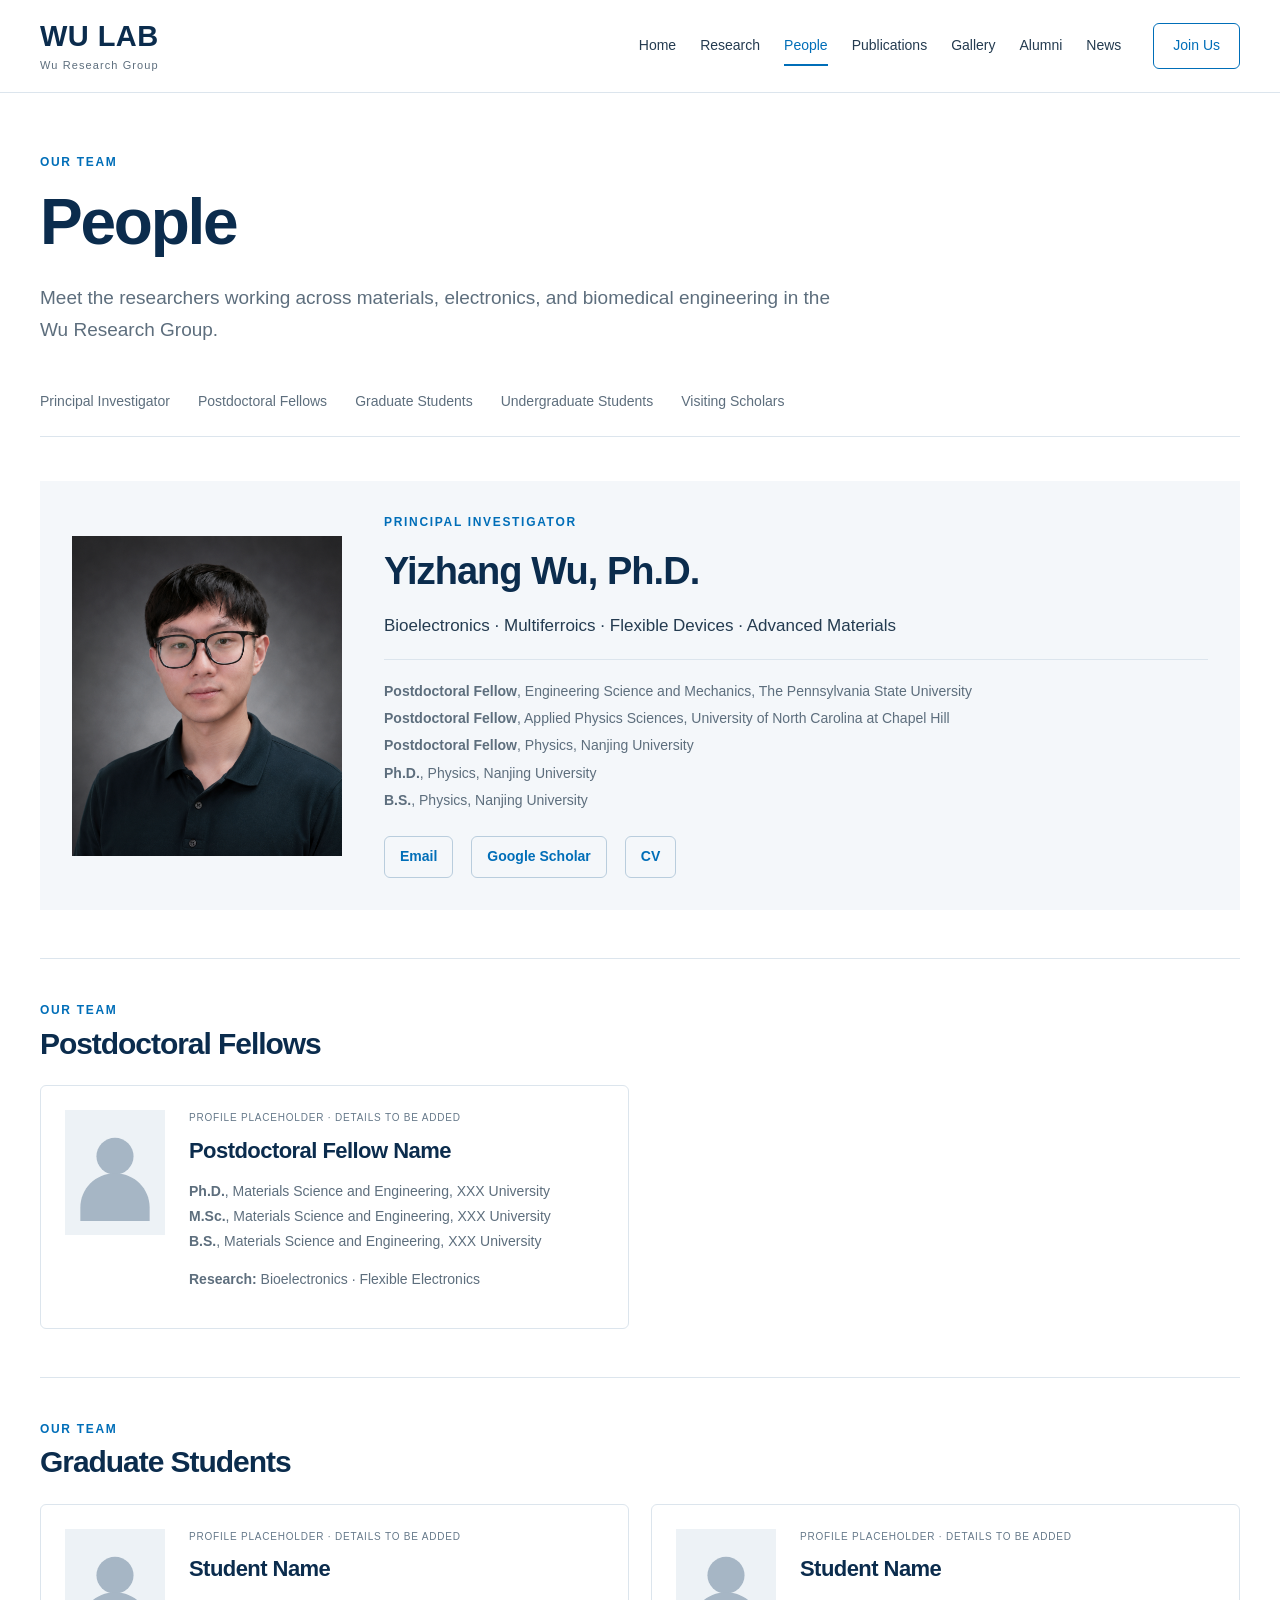
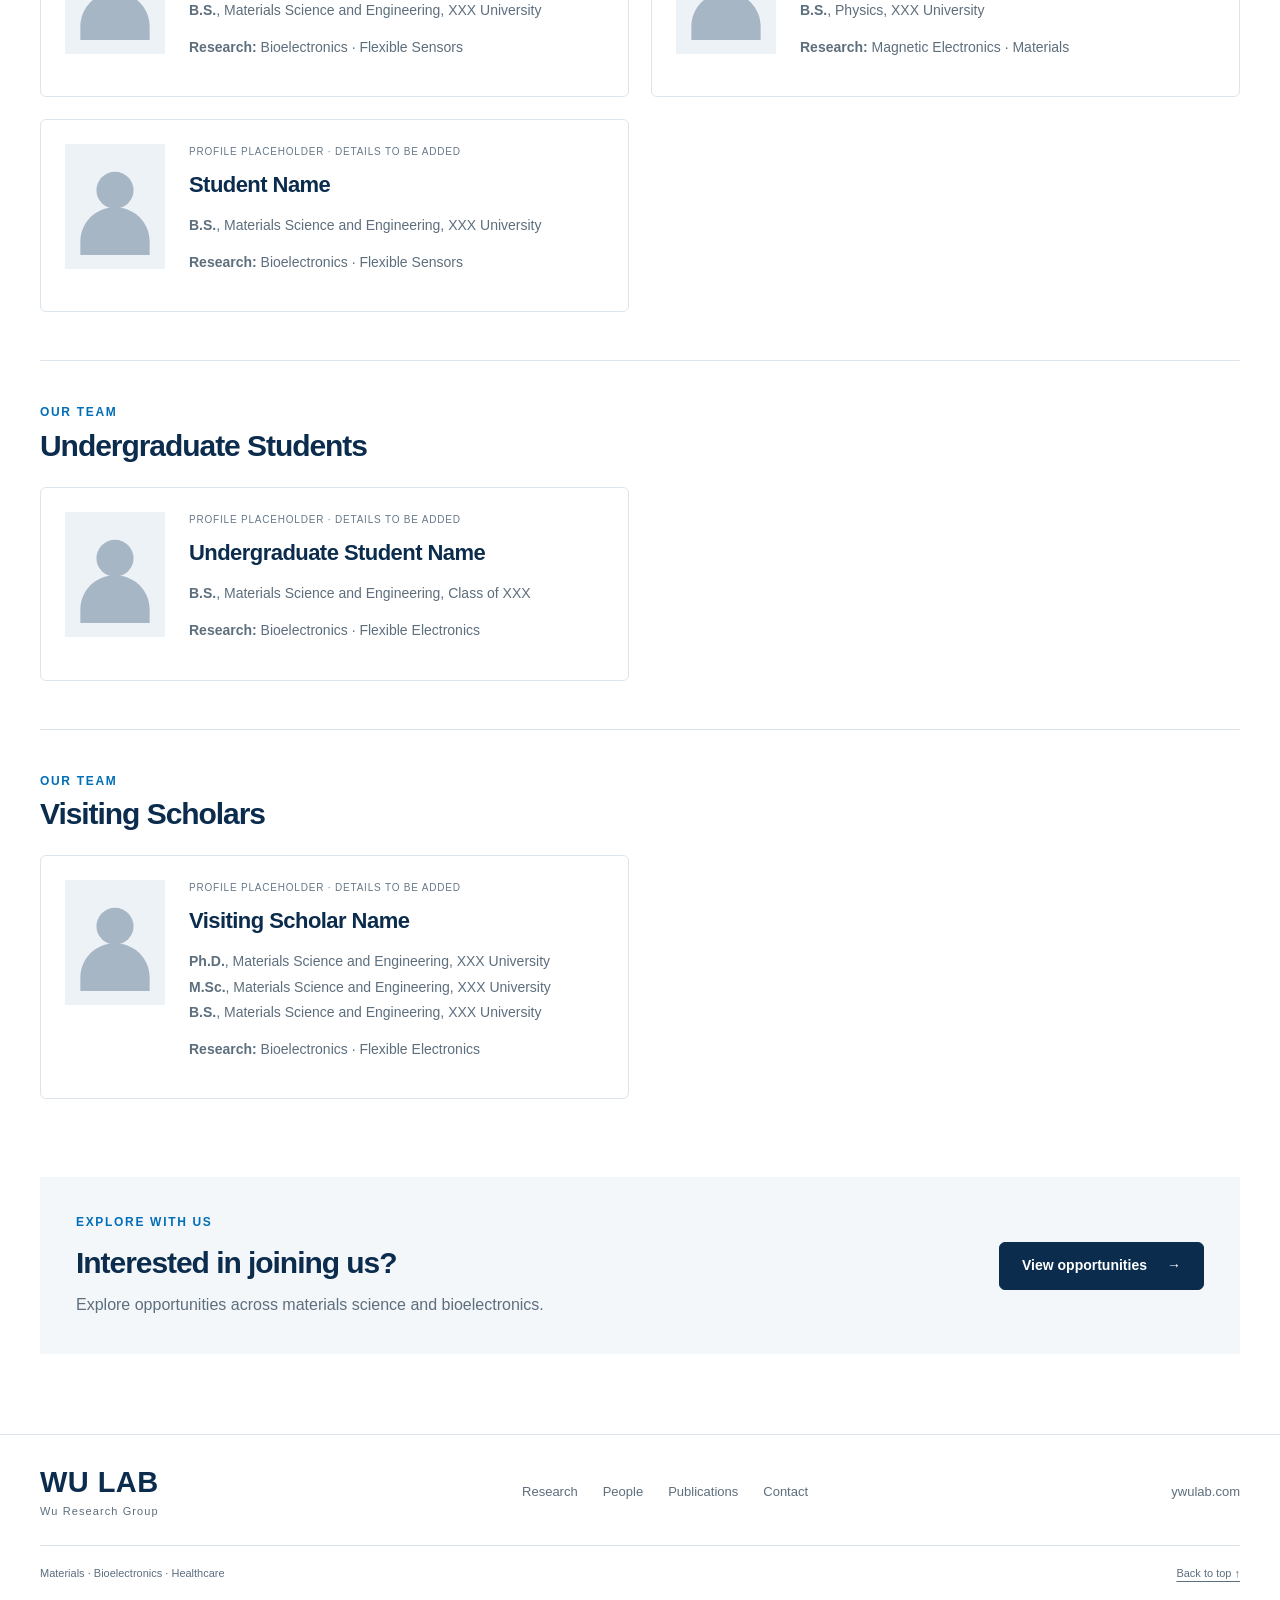
<file: people.html>
<!DOCTYPE html>
<html lang="en">

<head>

<meta charset="UTF-8">

<meta name="viewport" content="width=device-width, initial-scale=1.0">

<title>People | Wu Research Group</title>

<link rel="stylesheet" href="style.css?v=8f3f732d3581">

<meta name="theme-color" content="#0b2c4d">

<meta name="description" content="Wu Research Group — emerging materials, flexible and biointegrated electronics, and intelligent biomedical solutions.">

</head>

<body id="top" class="people-page">

<a class="skip-link" href="#main">Skip to content</a><header class="site-header"><div class="wrap header-inner">

<a class="logo" href="index.html">WU LAB<span>Wu Research Group</span></a><button class="menu-button" type="button" aria-expanded="false" aria-controls="primary-nav" hidden><span class="menu-icon" aria-hidden="true"></span><span class="menu-label">Menu</span></button><nav class="nav-links" id="primary-nav" aria-label="Main navigation"><a href="index.html">Home</a><a href="research.html">Research</a><a href="people.html" class="active" aria-current="page">People</a><a href="publications.html">Publications</a><a href="gallery.html">Gallery</a><a href="alumni.html">Alumni</a><a href="news.html">News</a><a href="join.html" data-join="true">Join Us</a></nav>

</div></header><main id="main" tabindex="-1"><!-- Page Intro --><section class="page-intro"><p class="section-label">

        Our Team

    </p>

<h1>

        People

    </h1>

<p>

        Meet the researchers working across materials,

        electronics, and biomedical engineering in the Wu Research Group.

    </p></section><nav class="section-nav" aria-label="People sections"><a href="#principal-investigator">Principal Investigator</a><a href="#postdoctoral-fellows">Postdoctoral Fellows</a><a href="#graduate-students">Graduate Students</a><a href="#undergraduates">Undergraduate Students</a><a href="#visiting-scholars">Visiting Scholars</a></nav><!-- Principal Investigator Section --><section class="people-group people-group-first" id="principal-investigator"><div class="people-group-heading">

<p class="section-label">

            Leadership

        </p>

<h2>

            Principal Investigator

        </h2>

</div>

<article class="person-card pi-card"><div class="person-photo"><img src="images/pi1.png" alt="Yizhang Wu" width="1254" height="1254" decoding="async" loading="lazy"></div>

<div class="person-info">

<p class="section-label">Principal Investigator</p>

<h3>

                Yizhang Wu, Ph.D.

            </h3>

<p class="person-research">Bioelectronics · Multiferroics · Flexible Devices · Advanced Materials</p>

<p class="person-education"><strong>Postdoctoral Fellow</strong>, Engineering Science and Mechanics, The Pennsylvania State University

                <br><strong>Postdoctoral Fellow</strong>, Applied Physics Sciences, University of North Carolina at Chapel Hill

                <br><strong>Postdoctoral Fellow</strong>, Physics, Nanjing University

                <br><strong>Ph.D.</strong>, Physics, Nanjing University

                <br><strong>B.S.</strong>, Physics, Nanjing University

            </p>

<div class="person-links">

<a href="mailto:yzw5991@psu.edu">

                    Email

                </a><a href="https://scholar.google.com.hk/citations?user=QQQq164AAAAJ&amp;hl=">

                    Google Scholar

                </a><a href="files/Yizhang_Wu_CV.pdf" target="_blank" rel="noopener noreferrer" aria-label="CV (PDF, opens in a new tab)">

                    CV

                </a>

</div>

</div></article></section><!-- Postdoctoral Fellows --><section class="people-group" id="postdoctoral-fellows"><div class="people-group-heading">

<p class="section-label">

            Our Team

        </p>

<h2>

            Postdoctoral Fellows

        </h2>

</div>

<div class="people-list"><article class="person-card placeholder-card"><div class="person-photo"><img src="images/profile-placeholder.svg" alt="" decoding="async" loading="lazy"></div>

<div class="person-info">

<p class="placeholder-label">Profile placeholder · details to be added</p>

<h3>

                    Postdoctoral Fellow Name

                </h3>

<p class="person-education"><strong>Ph.D.</strong>, Materials Science and Engineering,

                    XXX University

                    <br><strong>M.Sc.</strong>, Materials Science and Engineering,

                    XXX University

                    <br><strong>B.S.</strong>, Materials Science and Engineering,

                    XXX University

                </p>

<p class="person-research"><strong>Research:</strong>

                    Bioelectronics · Flexible Electronics

                </p>

</div></article></div></section><!-- Graduate Students --><section class="people-group" id="graduate-students"><div class="people-group-heading">

<p class="section-label">

            Our Team

        </p>

<h2>

            Graduate Students

        </h2>

</div>

<div class="people-list">

<article class="person-card placeholder-card"><div class="person-photo"><img src="images/profile-placeholder.svg" alt="" decoding="async" loading="lazy"></div>

<div class="person-info">

<p class="placeholder-label">Profile placeholder · details to be added</p>

<h3>

                    Student Name

                </h3>

<p class="person-education"><strong>B.S.</strong>, Materials Science and Engineering,

                    XXX University

                </p>

<p class="person-research"><strong>Research:</strong>

                    Bioelectronics · Flexible Sensors

                </p>

</div></article><article class="person-card placeholder-card"><div class="person-photo"><img src="images/profile-placeholder.svg" alt="" decoding="async" loading="lazy"></div>

<div class="person-info">

<p class="placeholder-label">Profile placeholder · details to be added</p>

<h3>

                    Student Name

                </h3>

<p class="person-education"><strong>B.S.</strong>, Physics,

                    XXX University

                </p>

<p class="person-research"><strong>Research:</strong>

                    Magnetic Electronics · Materials

                </p>

</div></article><article class="person-card placeholder-card"><div class="person-photo"><img src="images/profile-placeholder.svg" alt="" decoding="async" loading="lazy"></div>

<div class="person-info">

<p class="placeholder-label">Profile placeholder · details to be added</p>

<h3>

                    Student Name

                </h3>

<p class="person-education"><strong>B.S.</strong>, Materials Science and Engineering,

                    XXX University

                </p>

<p class="person-research"><strong>Research:</strong>

                    Bioelectronics · Flexible Sensors

                </p>

</div></article>

</div></section><!-- Undergraduate Students --><section class="people-group" id="undergraduates"><div class="people-group-heading">

<p class="section-label">

            Our Team

        </p>

<h2>

            Undergraduate Students

        </h2>

</div>

<div class="people-list"><article class="person-card placeholder-card"><div class="person-photo"><img src="images/profile-placeholder.svg" alt="" decoding="async" loading="lazy"></div>

<div class="person-info">

<p class="placeholder-label">Profile placeholder · details to be added</p>

<h3>

                    Undergraduate Student Name

                </h3>

<p class="person-education"><strong>B.S.</strong>, Materials Science and Engineering,

                    Class of XXX

                </p>

<p class="person-research"><strong>Research:</strong>

                    Bioelectronics · Flexible Electronics

                </p>

</div></article></div></section><!-- Visiting Scholars --><section class="people-group" id="visiting-scholars"><div class="people-group-heading">

<p class="section-label">

            Our Team

        </p>

<h2>

            Visiting Scholars

        </h2>

</div>

<div class="people-list"><article class="person-card placeholder-card"><div class="person-photo"><img src="images/profile-placeholder.svg" alt="" decoding="async" loading="lazy"></div>

<div class="person-info">

<p class="placeholder-label">Profile placeholder · details to be added</p>

<h3>

                    Visiting Scholar Name

                </h3>

<p class="person-education"><strong>Ph.D.</strong>, Materials Science and Engineering,

                    XXX University

                    <br><strong>M.Sc.</strong>, Materials Science and Engineering,

                    XXX University

                    <br><strong>B.S.</strong>, Materials Science and Engineering,

                    XXX University

                </p>

<p class="person-research"><strong>Research:</strong>

                    Bioelectronics · Flexible Electronics

                </p>

</div></article></div></section><section class="team-callout"><div>

<p class="section-label">Explore with us</p>

<h2>Interested in joining us?</h2>

<p>Explore opportunities across materials science and bioelectronics.</p>

</div>

<a class="button" href="join.html">View opportunities <span aria-hidden="true">→</span></a></section></main><footer class="site-footer"><div class="wrap footer-main">

<a class="logo" href="index.html">WU LAB<span>Wu Research Group</span></a><nav aria-label="Footer"><a href="research.html">Research</a><a href="people.html">People</a><a href="publications.html">Publications</a><a href="join.html#contact">Contact</a></nav><a class="footer-domain" href="index.html">ywulab.com</a>

</div>

<div class="wrap footer-bottom">

<span>Materials · Bioelectronics · Healthcare</span><a href="#top">Back to top ↑</a>

</div></footer><script src="script.js?v=6e542bd59d15" defer></script>
</body>

</html>
</file>
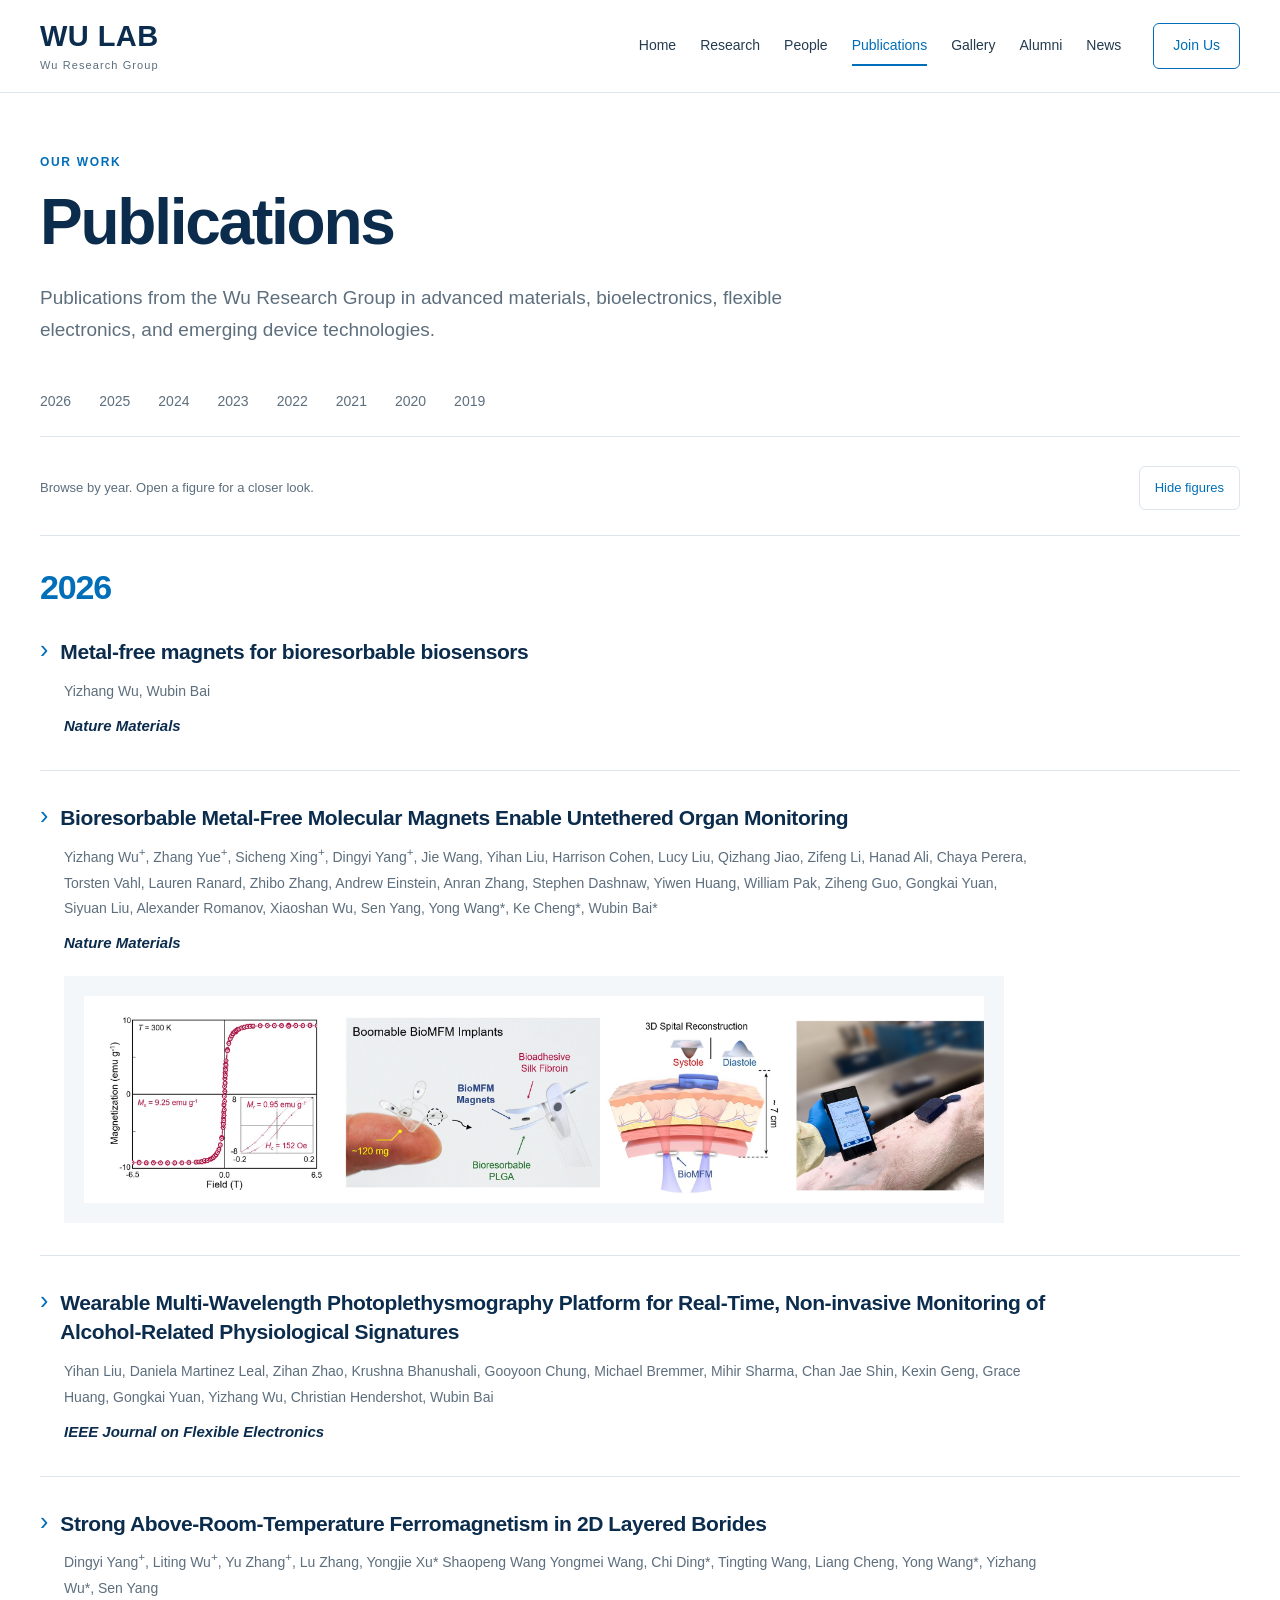
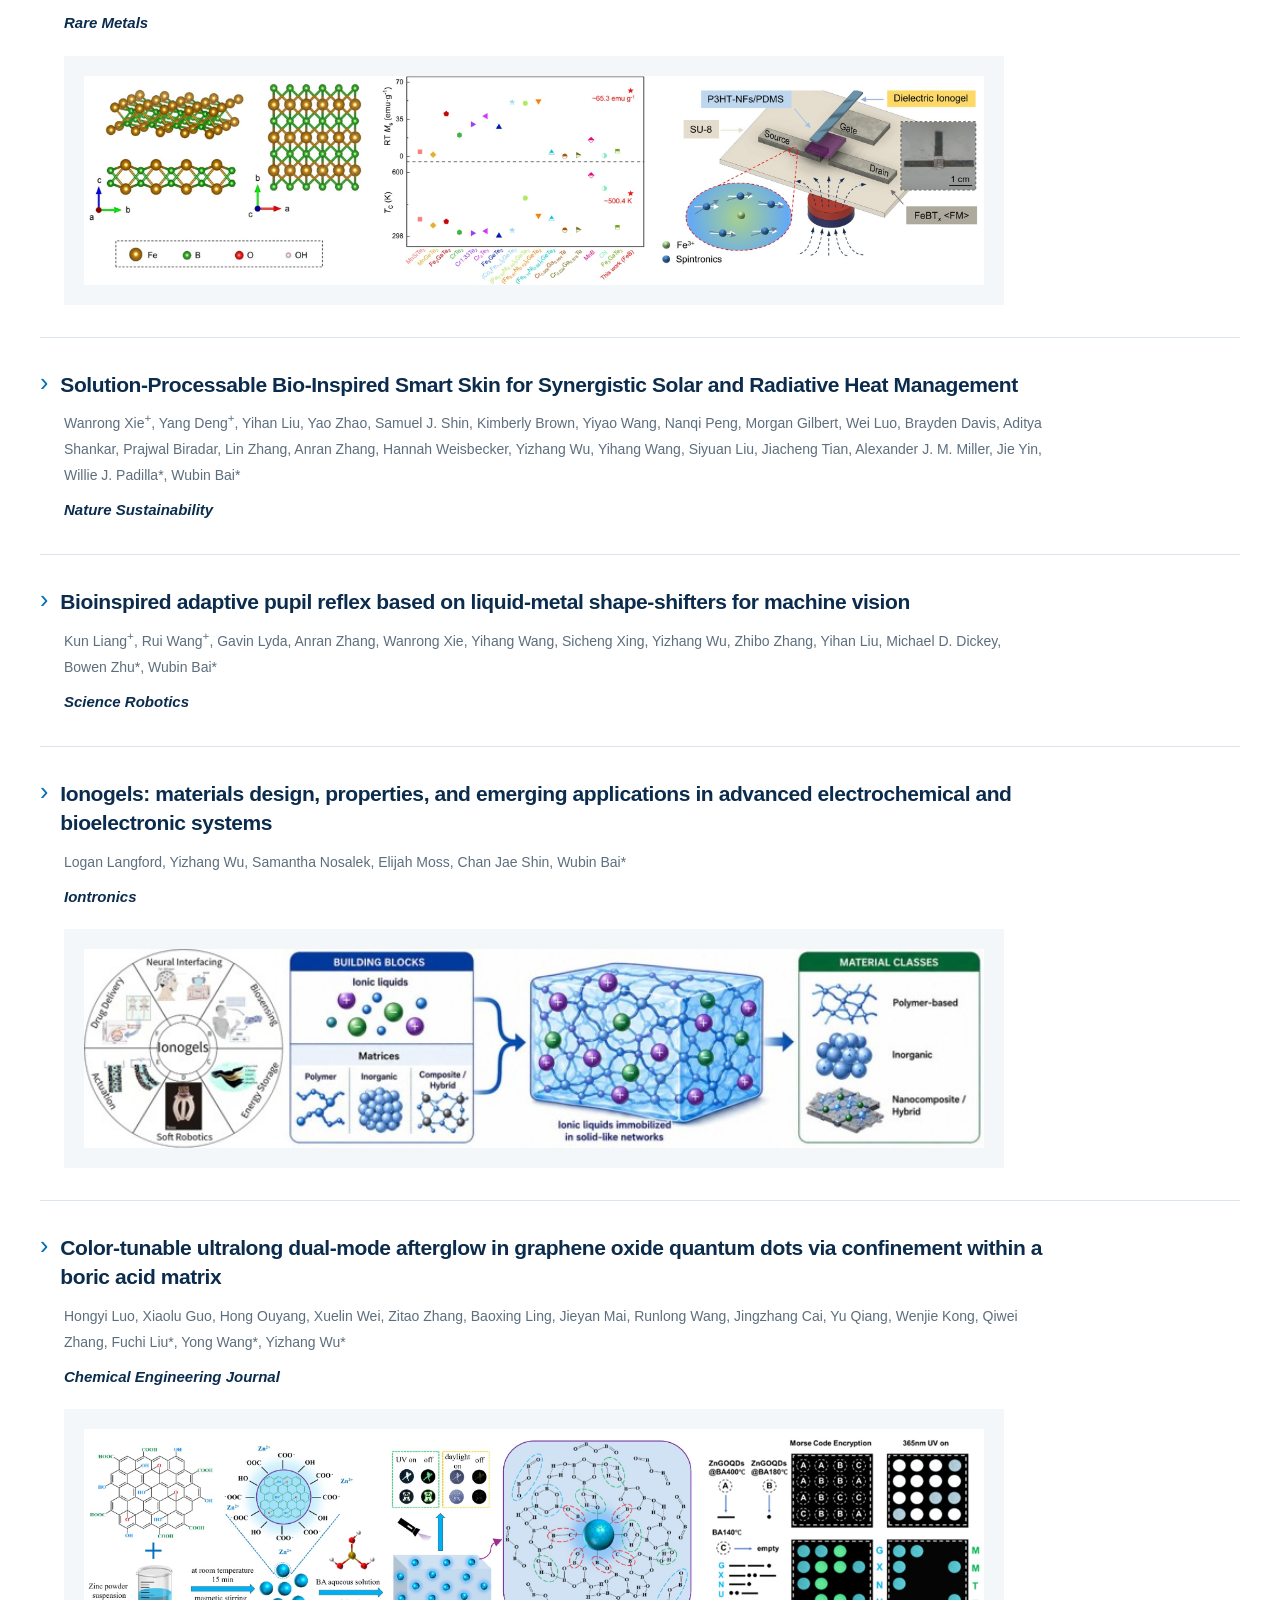
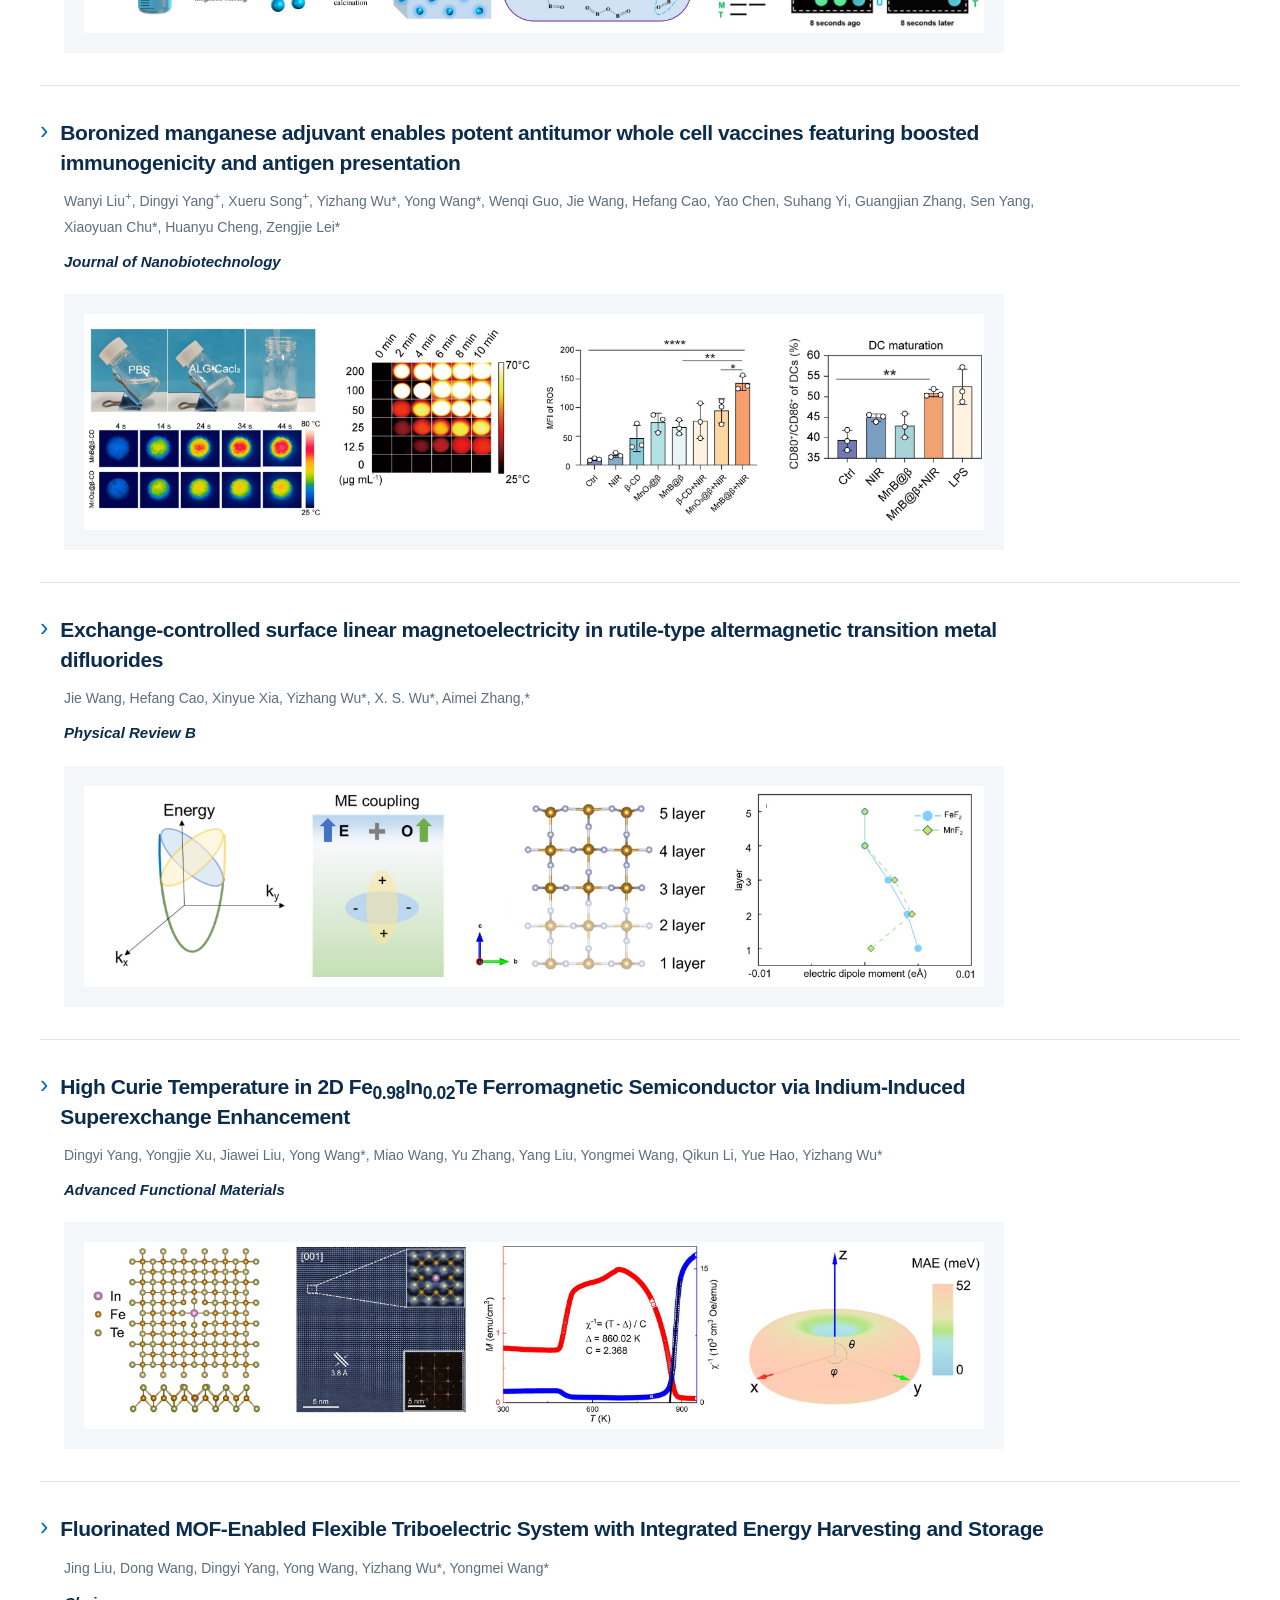
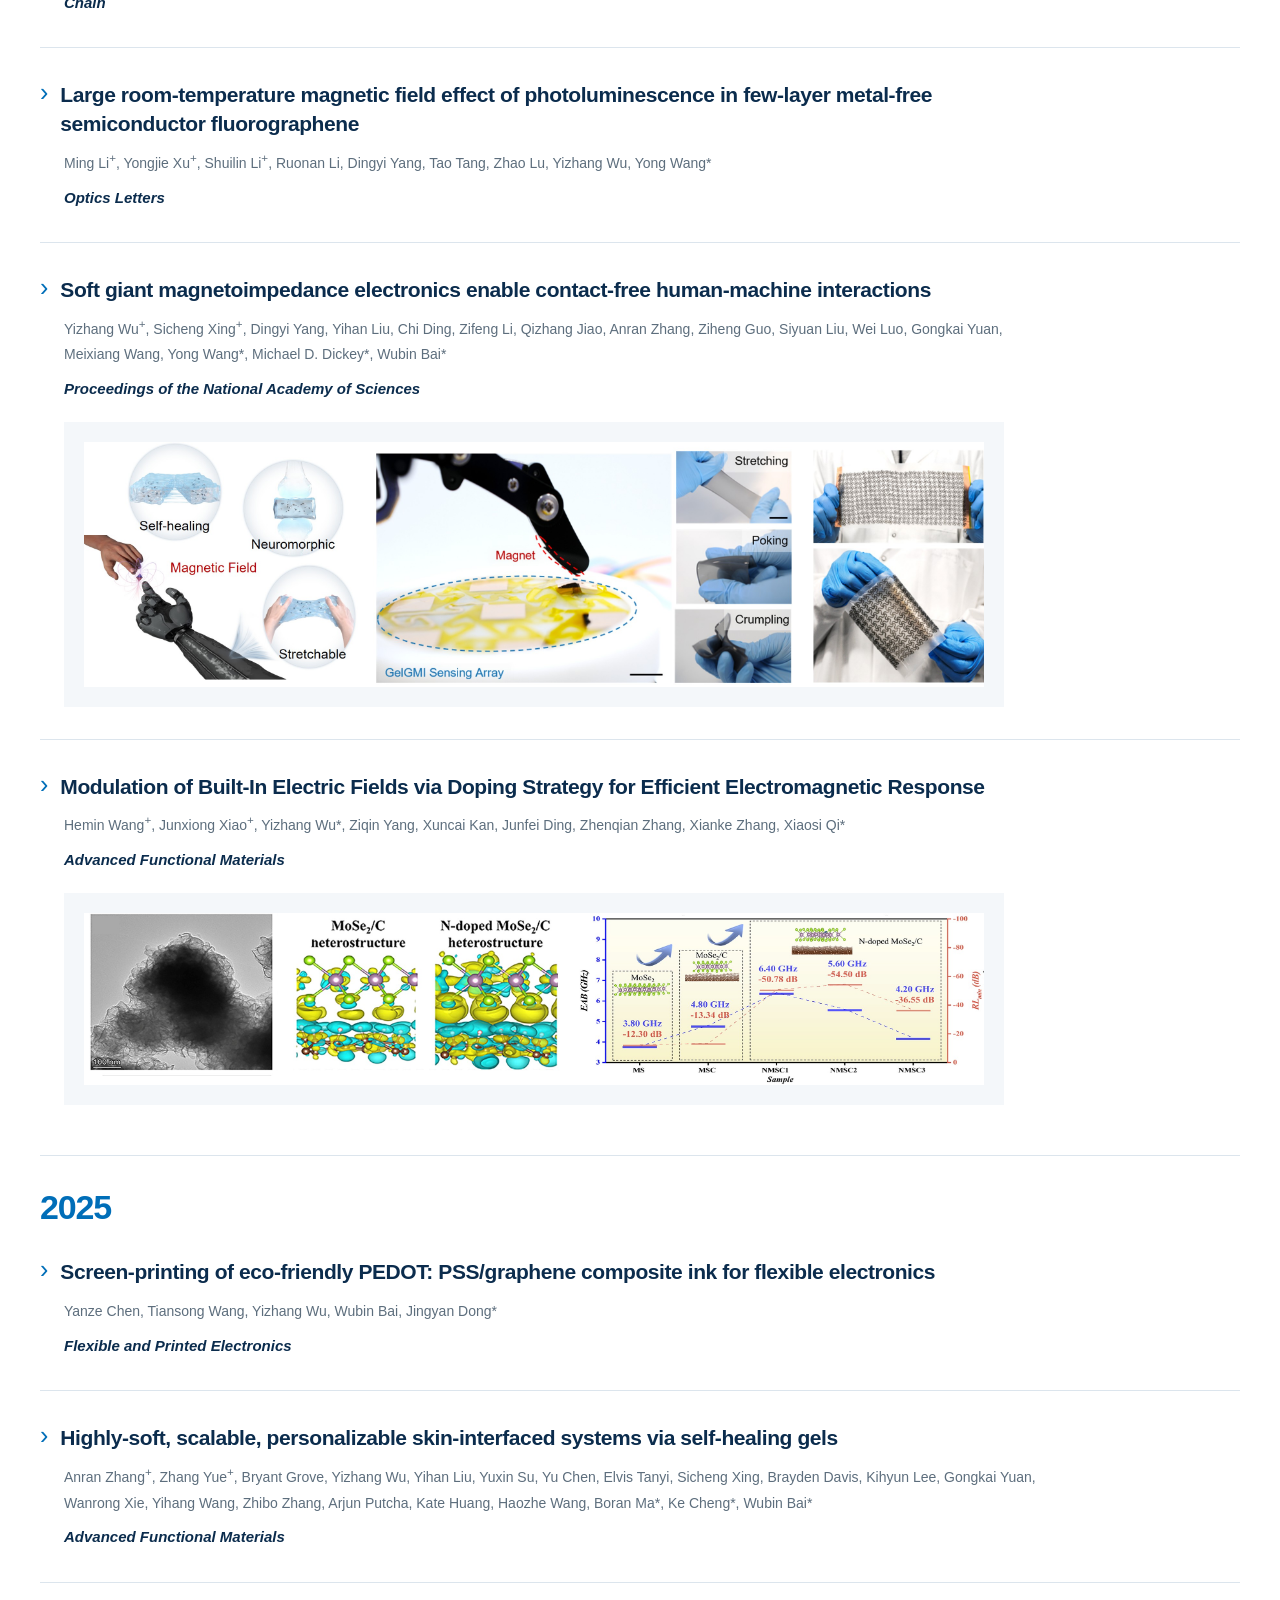
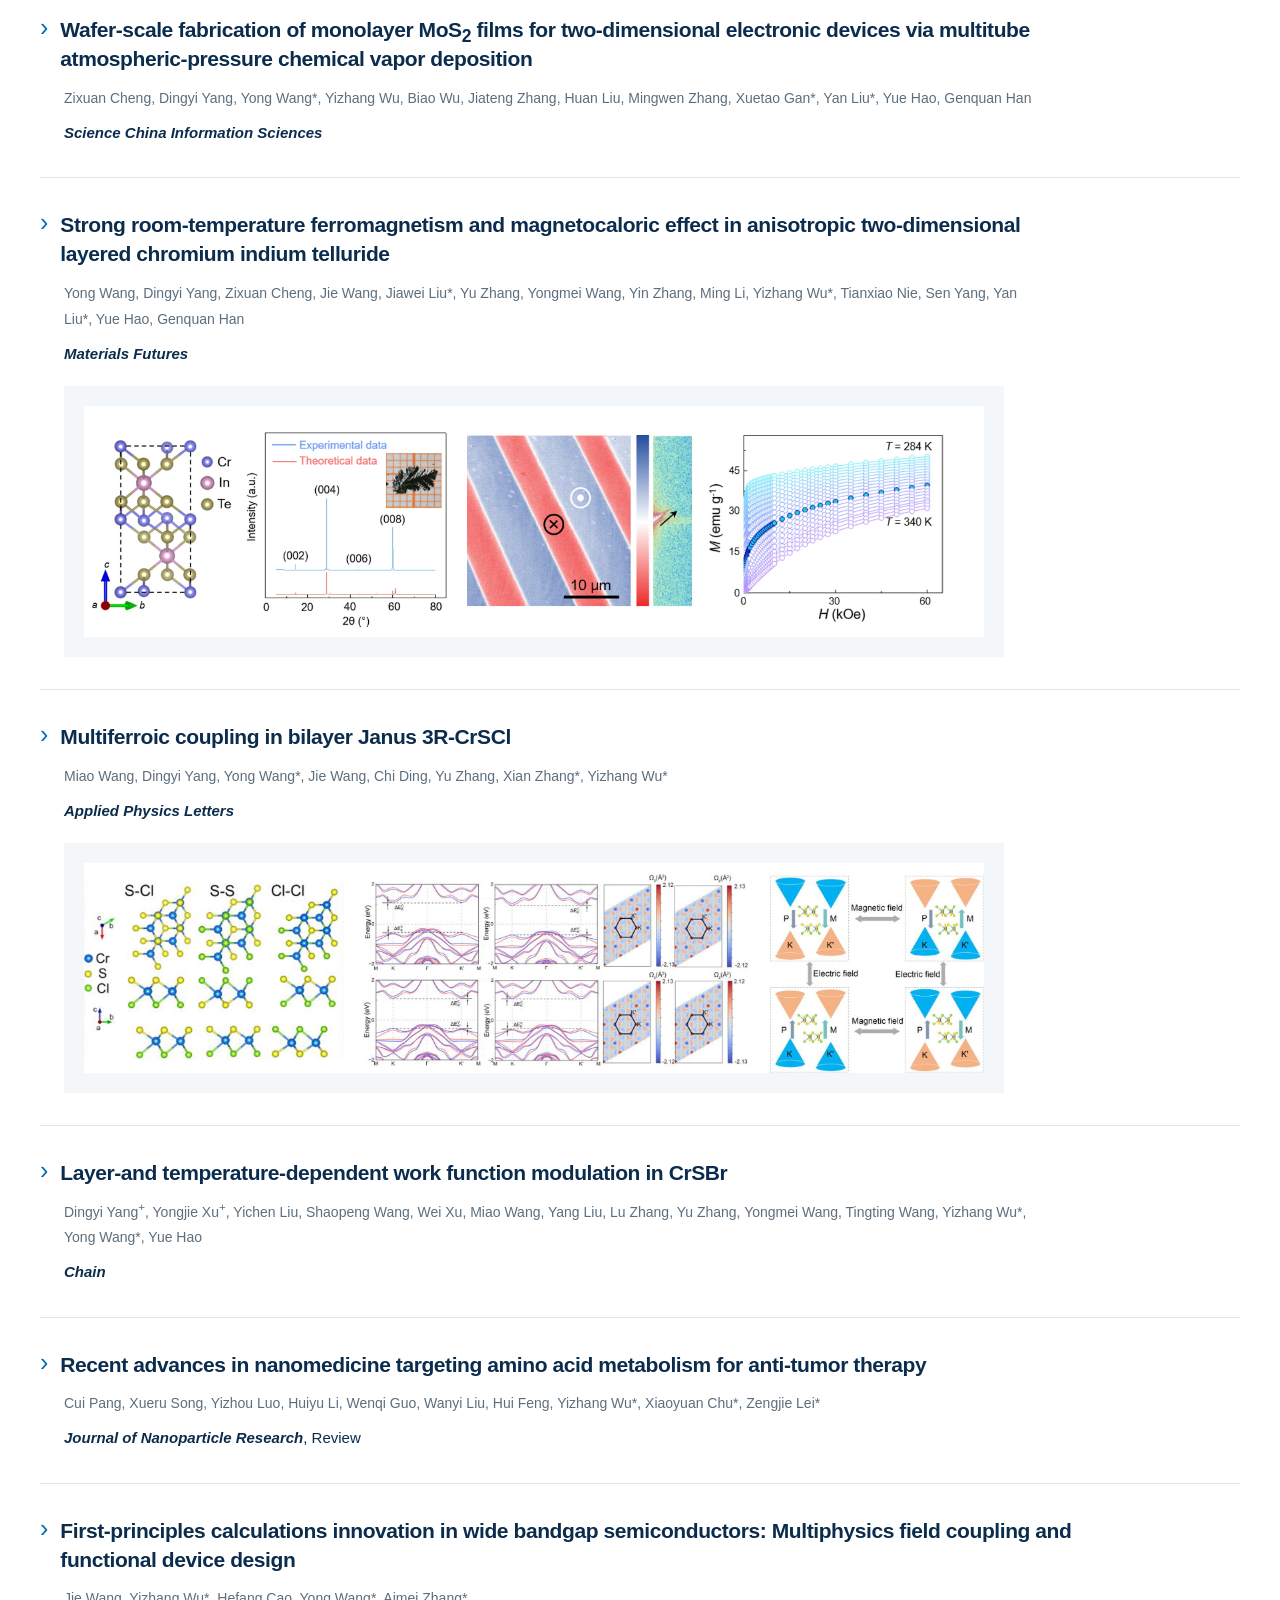
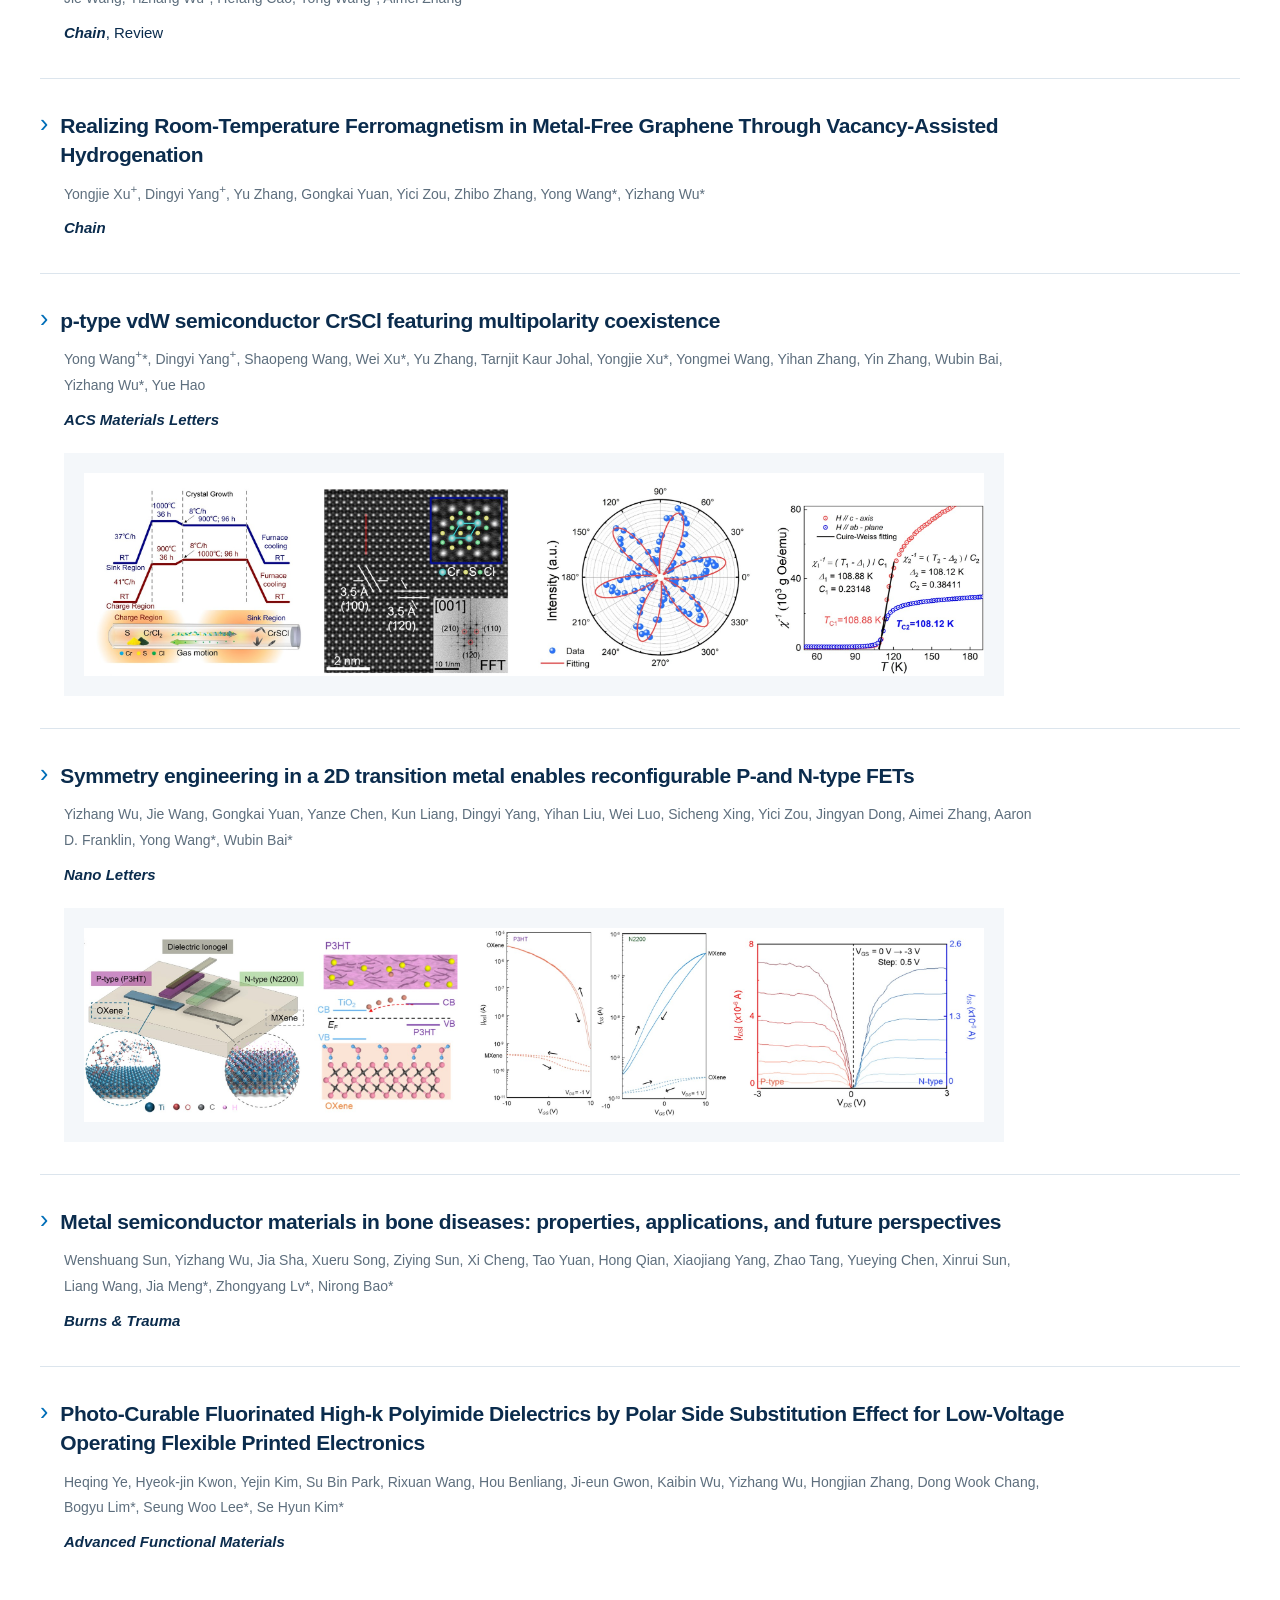
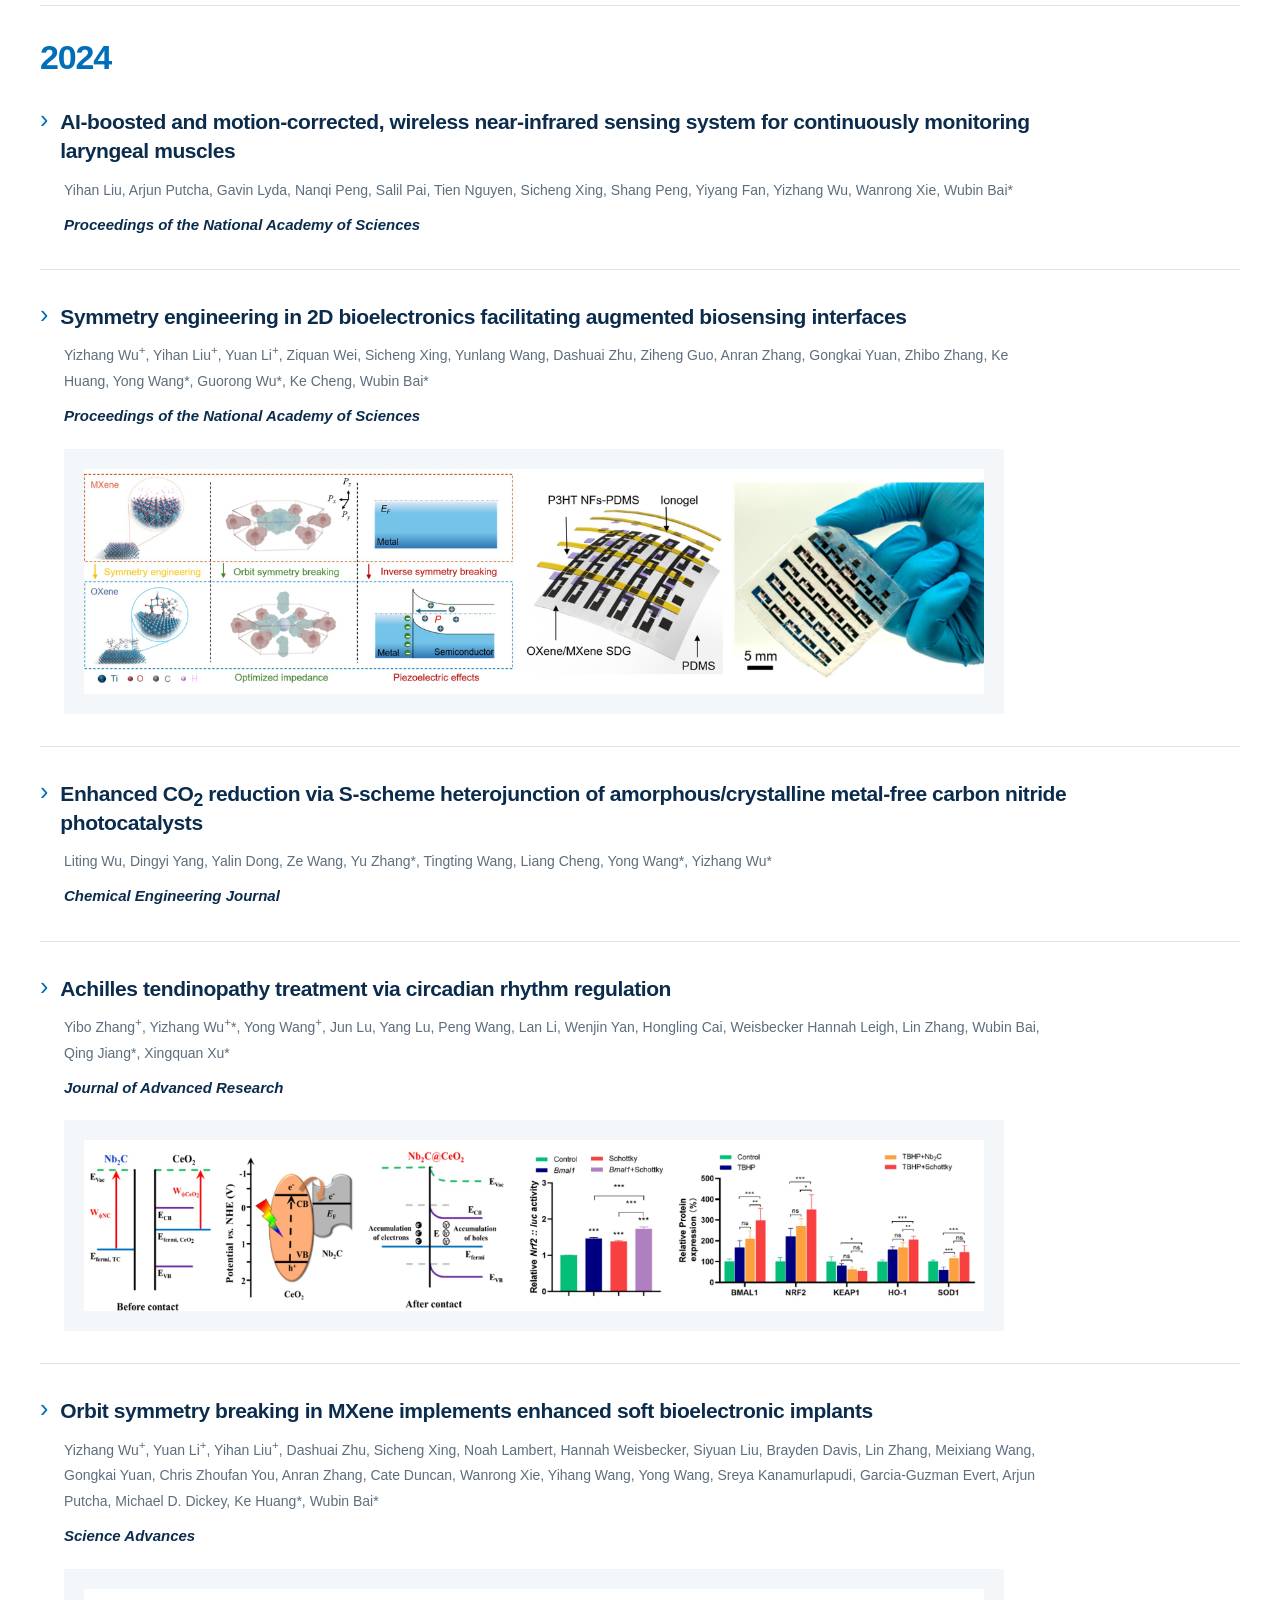
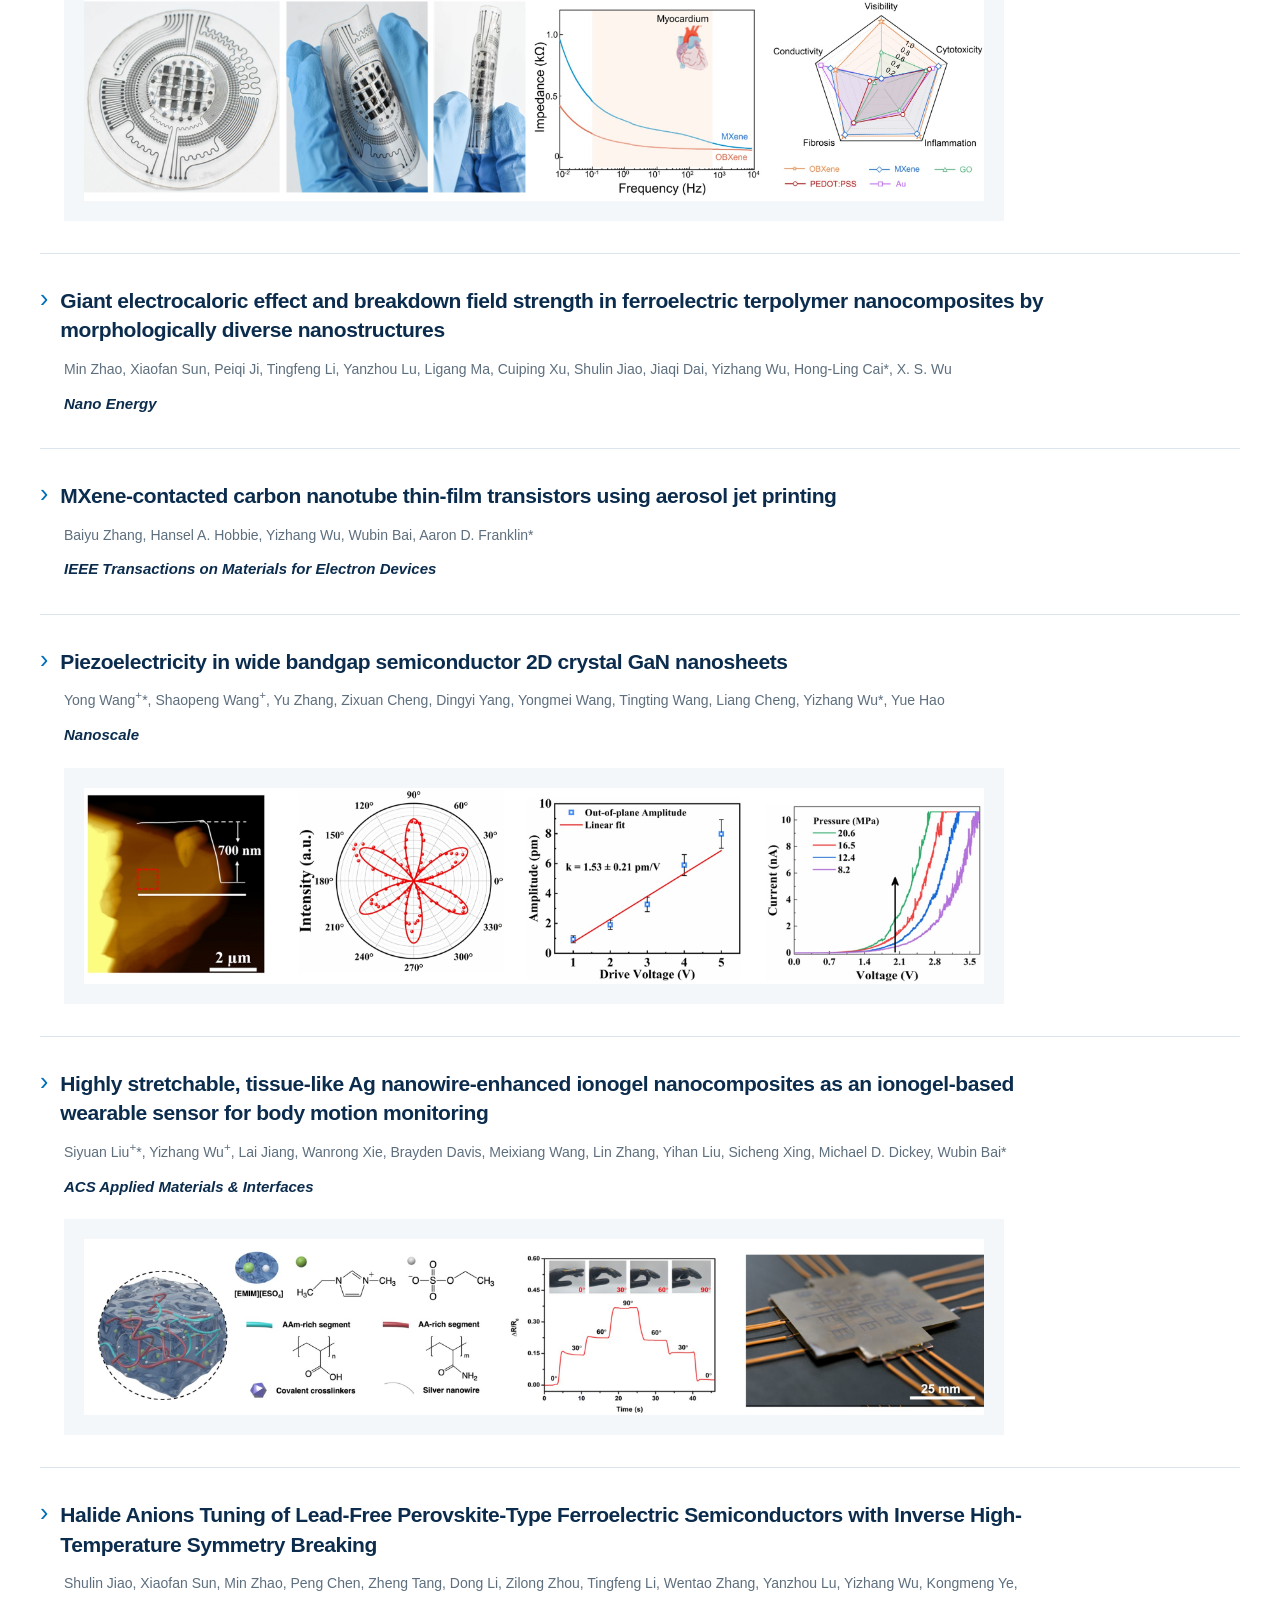
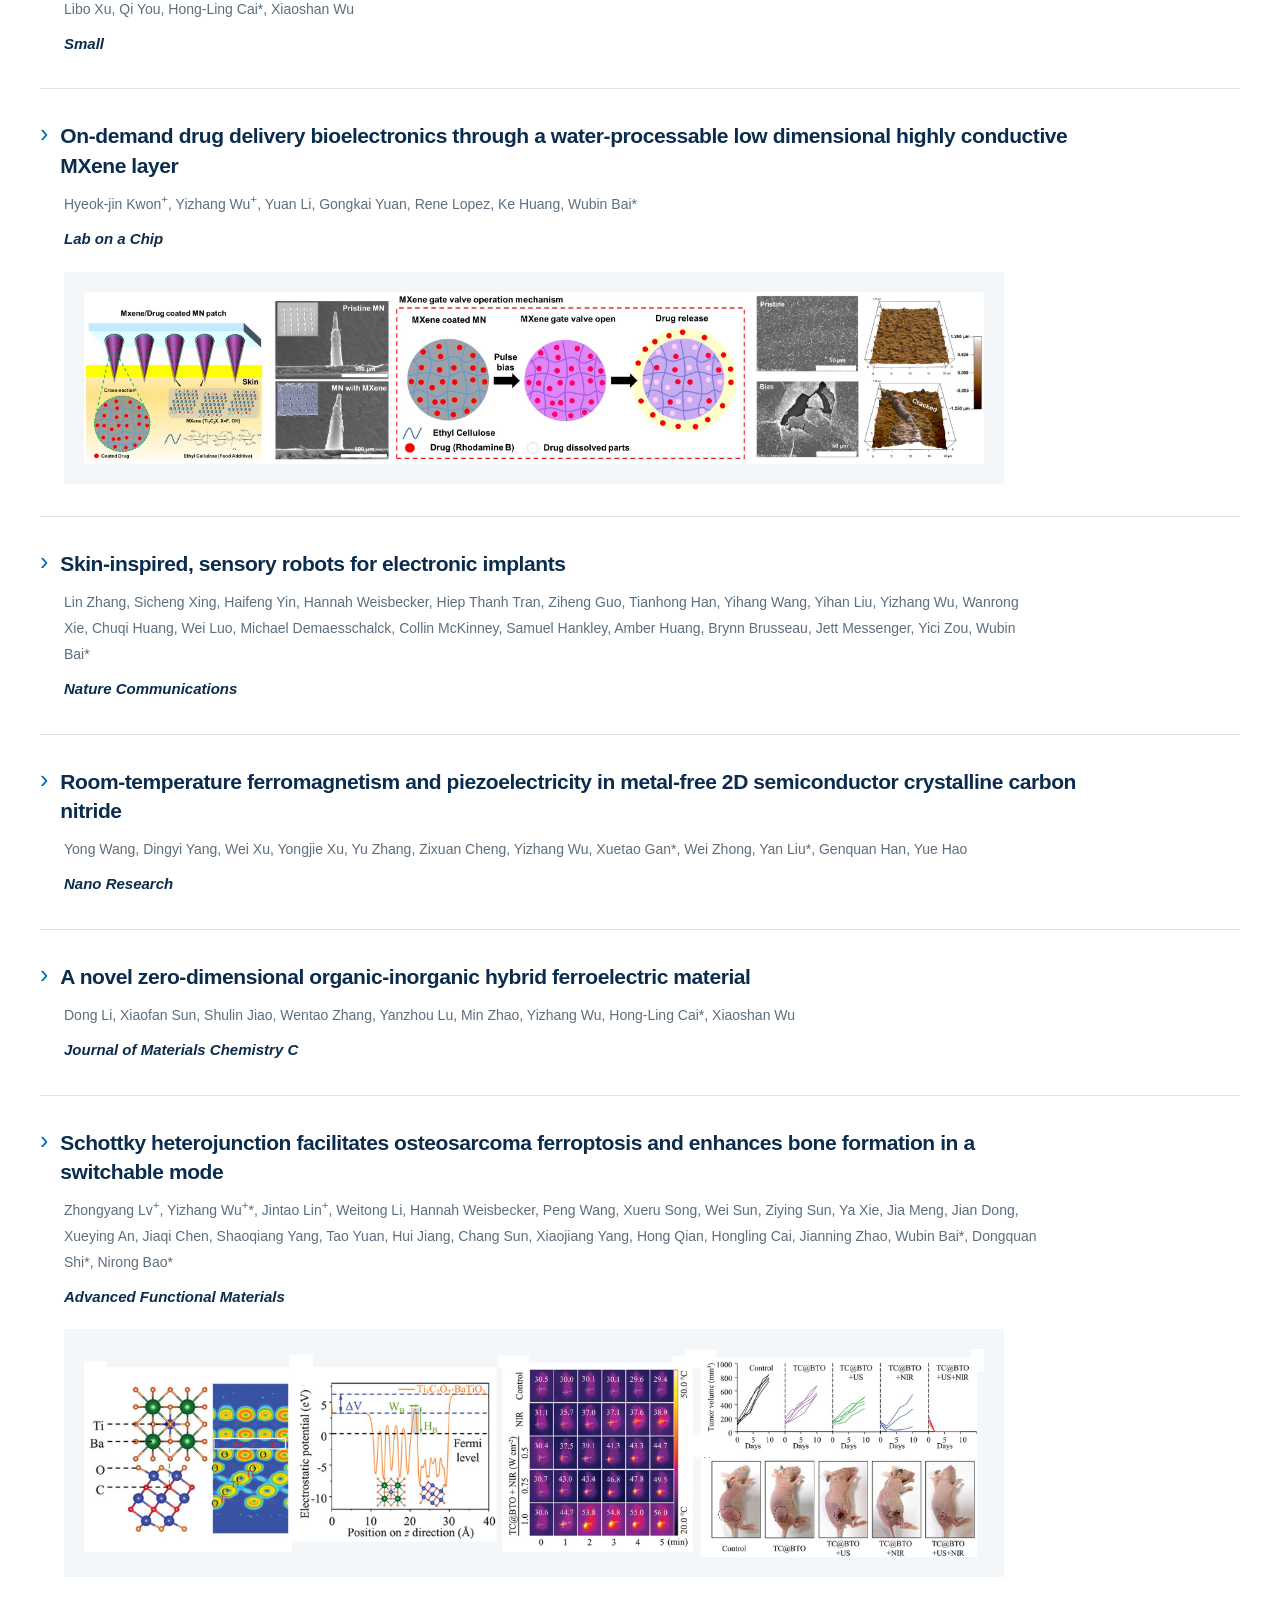
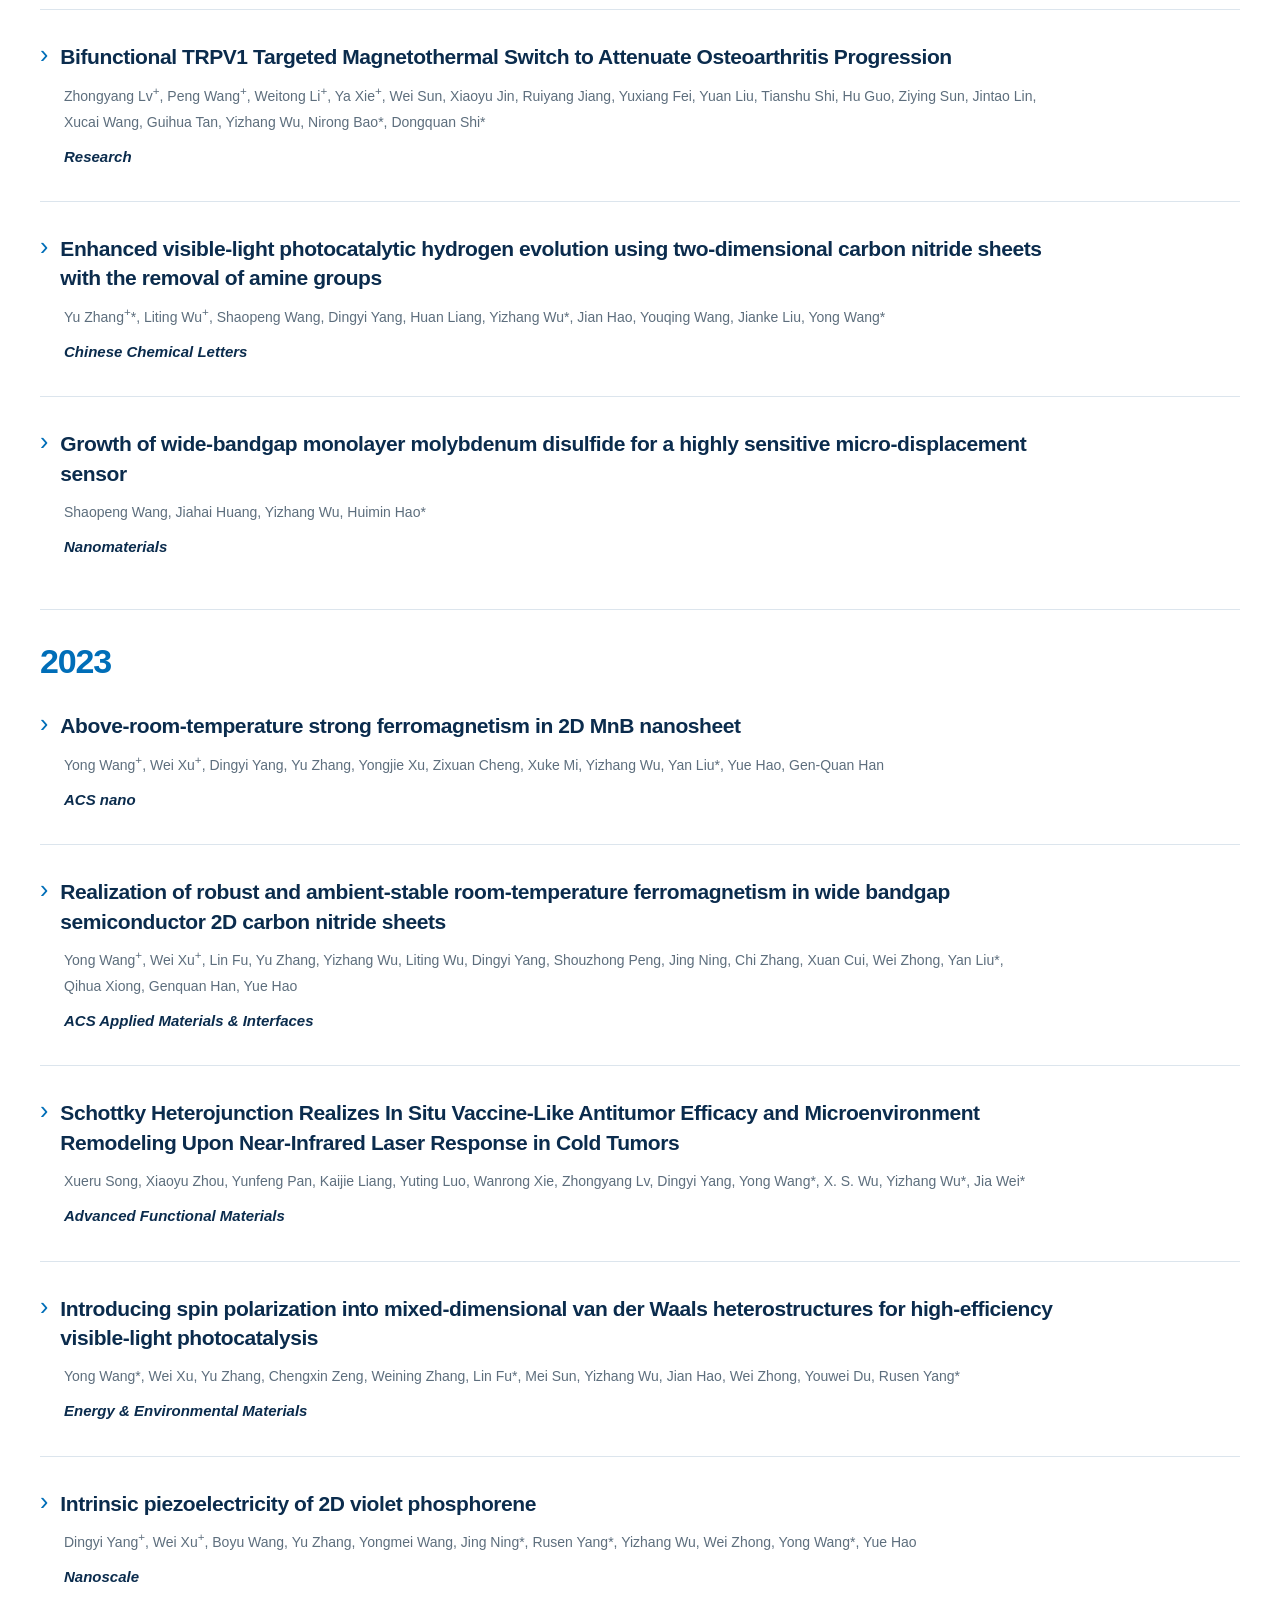
<file: publications.html>
<!DOCTYPE html>
<html lang="en">

<head>

<meta charset="UTF-8">

<meta name="viewport" content="width=device-width, initial-scale=1.0">

<title>Publications | Wu Research Group</title>

<link rel="stylesheet" href="style.css?v=8f3f732d3581">

<meta name="theme-color" content="#0b2c4d">

<meta name="description" content="Wu Research Group — emerging materials, flexible and biointegrated electronics, and intelligent biomedical solutions.">

</head>

<body id="top" class="publications-page">

<a class="skip-link" href="#main">Skip to content</a><header class="site-header"><div class="wrap header-inner">

<a class="logo" href="index.html">WU LAB<span>Wu Research Group</span></a><button class="menu-button" type="button" aria-expanded="false" aria-controls="primary-nav" hidden><span class="menu-icon" aria-hidden="true"></span><span class="menu-label">Menu</span></button><nav class="nav-links" id="primary-nav" aria-label="Main navigation"><a href="index.html">Home</a><a href="research.html">Research</a><a href="people.html">People</a><a href="publications.html" class="active" aria-current="page">Publications</a><a href="gallery.html">Gallery</a><a href="alumni.html">Alumni</a><a href="news.html">News</a><a href="join.html" data-join="true">Join Us</a></nav>

</div></header><main id="main" tabindex="-1"><section class="page-intro"><p class="section-label">

                Our Work

            </p>

<h1>

                Publications

            </h1>

<p>

                Publications from the Wu Research Group

                in advanced materials, bioelectronics,

                flexible electronics, and emerging device technologies.

            </p></section><nav class="section-nav" aria-label="Publication years"><a href="#year-2026">2026</a><a href="#year-2025">2025</a><a href="#year-2024">2024</a><a href="#year-2023">2023</a><a href="#year-2022">2022</a><a href="#year-2021">2021</a><a href="#year-2020">2020</a><a href="#year-2019">2019</a></nav><!-- 2026 --><div class="publication-toolbar">

<p>Browse by year. Open a figure for a closer look.</p>

<button class="text-button figure-toggle" type="button" aria-pressed="false" hidden>Hide figures</button>

</div>

<section class="publications-year" id="year-2026"><h2>

                2026

            </h2>

<div class="publications-list">
<article class="publication-item" id="publication-metal-free-magnets-briefing-2026">
  <div class="publication-heading">
    <span class="publication-arrow">›</span>
    <h3><a href="https://doi.org/10.1038/s41563-026-02758-5" target="_blank" rel="noopener noreferrer">Metal-free magnets for bioresorbable biosensors</a></h3>
  </div>
  <p class="publication-authors">Yizhang Wu, Wubin Bai</p>
  <p class="publication-journal"><strong><em>Nature Materials</em></strong></p>
</article>
<article class="publication-item" id="publication-1"><div class="publication-heading">

<span class="publication-arrow">›</span><h3><a href="https://doi.org/10.1038/s41563-026-02759-4" target="_blank" rel="noopener noreferrer">

                                Bioresorbable Metal-Free Molecular Magnets

                                Enable Untethered Organ Monitoring

                            </a></h3>

</div>

<p class="publication-authors">

                    Yizhang Wu<sup>+</sup>, Zhang Yue<sup>+</sup>, Sicheng Xing<sup>+</sup>, Dingyi Yang<sup>+</sup>, Jie Wang, Yihan Liu,

                    Harrison Cohen, Lucy Liu, Qizhang Jiao, Zifeng Li, Hanad Ali, Chaya Perera,

                    Torsten Vahl, Lauren Ranard, Zhibo Zhang, Andrew Einstein, Anran Zhang,

                    Stephen Dashnaw, Yiwen Huang, William Pak, Ziheng Guo, Gongkai Yuan,

                    Siyuan Liu, Alexander Romanov, Xiaoshan Wu, Sen Yang, Yong Wang*, Ke Cheng*, Wubin Bai*

                    </p>

<p class="publication-journal"><strong><em>Nature Materials</em></strong></p>

<div class="publication-media"><a href="images/nm1.jpg" class="figure-link" data-figure="true" aria-label="Enlarge Research figure: Bioresorbable Metal-Free Molecular Magnets Enable Untethered Organ Monitoring"><img src="images/nm1.jpg" alt="Research figure: Bioresorbable Metal-Free Molecular Magnets Enable Untethered Organ Monitoring" width="2985" height="687" decoding="async" loading="lazy"></a></div></article>
<article class="publication-item" id="publication-ppg-alcohol-2026">
  <div class="publication-heading">
    <span class="publication-arrow">›</span>
    <h3><a href="https://doi.org/10.1109/JFLEX.2026.3751614" target="_blank" rel="noopener noreferrer">Wearable Multi-Wavelength Photoplethysmography Platform for Real-Time, Non-invasive Monitoring of Alcohol-Related Physiological Signatures</a></h3>
  </div>
  <p class="publication-authors">Yihan Liu, Daniela Martinez Leal, Zihan Zhao, Krushna Bhanushali, Gooyoon Chung, Michael Bremmer, Mihir Sharma, Chan Jae Shin, Kexin Geng, Grace Huang, Gongkai Yuan, Yizhang Wu, Christian Hendershot, Wubin Bai</p>
  <p class="publication-journal"><strong><em>IEEE Journal on Flexible Electronics</em></strong></p>
</article><article class="publication-item" id="publication-2"><div class="publication-heading">

<span class="publication-arrow">›</span><h3><a aria-disabled="true" title="Publication link to be added">

                                Strong Above-Room-Temperature Ferromagnetism in 2D Layered Borides

                            </a></h3>

</div>

<p class="publication-authors">

                    Dingyi Yang<sup>+</sup>, Liting Wu<sup>+</sup>, Yu Zhang<sup>+</sup>, Lu Zhang, Yongjie Xu* Shaopeng Wang Yongmei Wang, Chi Ding*, Tingting Wang, Liang Cheng, Yong Wang*, Yizhang Wu*, Sen Yang

                    </p>

<p class="publication-journal"><strong><em>Rare Metals</em></strong></p>

<div class="publication-media"><a href="images/raremetals2026.jpg" class="figure-link" data-figure="true" aria-label="Enlarge Research figure: Strong Above-Room-Temperature Ferromagnetism in 2D Layered Borides"><img src="images/raremetals2026.jpg" alt="Research figure: Strong Above-Room-Temperature Ferromagnetism in 2D Layered Borides" width="2810" height="653" decoding="async" loading="lazy"></a></div></article><article class="publication-item" id="publication-3"><div class="publication-heading">

<span class="publication-arrow">›</span><h3><a href="https://doi.org/10.1038/s41893-026-01774-2" target="_blank" rel="noopener noreferrer">

                                Solution-Processable Bio-Inspired Smart Skin

                                for Synergistic Solar and Radiative Heat Management

                            </a></h3>

</div>

<p class="publication-authors">

                    Wanrong Xie<sup>+</sup>, Yang Deng<sup>+</sup>, Yihan Liu, Yao Zhao, Samuel J. Shin, Kimberly Brown,

                    Yiyao Wang, Nanqi Peng, Morgan Gilbert, Wei Luo, Brayden Davis, Aditya Shankar,

                    Prajwal Biradar, Lin Zhang, Anran Zhang, Hannah Weisbecker, Yizhang Wu,

                    Yihang Wang, Siyuan Liu, Jiacheng Tian, Alexander J. M. Miller, Jie Yin,

                    Willie J. Padilla*, Wubin Bai*

                    </p>

<p class="publication-journal"><strong><em>Nature Sustainability</em></strong></p></article><article class="publication-item" id="publication-4"><div class="publication-heading">

<span class="publication-arrow">›</span><h3><a href="https://doi.org/10.1126/scirobotics.adx0715" target="_blank" rel="noopener noreferrer">

                                Bioinspired adaptive pupil reflex based on liquid-metal shape-shifters for machine vision

                            </a></h3>

</div>

<p class="publication-authors">

                    Kun Liang<sup>+</sup>, Rui Wang<sup>+</sup>, Gavin Lyda, Anran Zhang, Wanrong Xie, Yihang Wang,

                    Sicheng Xing, Yizhang Wu, Zhibo Zhang, Yihan Liu, Michael D. Dickey,

                    Bowen Zhu*, Wubin Bai*

                    </p>

<p class="publication-journal"><strong><em>Science Robotics</em></strong></p></article><article class="publication-item" id="publication-5"><div class="publication-heading">

<span class="publication-arrow">›</span><h3><a href="https://www.oaepublish.com/articles/iontronics.2026.32" target="_blank" rel="noopener noreferrer">

                                Ionogels: materials design, properties, and emerging applications in advanced electrochemical and bioelectronic systems

                            </a></h3>

</div>

<p class="publication-authors">

                    Logan Langford, Yizhang Wu, Samantha Nosalek, Elijah Moss, Chan Jae Shin, Wubin Bai*

                    </p>

<p class="publication-journal"><strong><em>Iontronics</em></strong></p>

<div class="publication-media"><a href="images/iontronics2026.jpg" class="figure-link" data-figure="true" aria-label="Enlarge Research figure: Ionogels: materials design, properties, and emerging applications in advanced electrochemical and bioelectronic systems"><img src="images/iontronics2026.jpg" alt="Research figure: Ionogels: materials design, properties, and emerging applications in advanced electrochemical and bioelectronic systems" width="833" height="184" decoding="async" loading="lazy"></a></div></article><article class="publication-item" id="publication-6"><div class="publication-heading">

<span class="publication-arrow">›</span><h3><a href="https://www.sciencedirect.com/science/article/pii/S1385894726086110" target="_blank" rel="noopener noreferrer">

                                Color-tunable ultralong dual-mode afterglow in graphene oxide quantum dots via confinement within a boric acid matrix

                            </a></h3>

</div>

<p class="publication-authors">

                    Hongyi Luo, Xiaolu Guo, Hong Ouyang, Xuelin Wei, Zitao Zhang, Baoxing Ling, Jieyan Mai, Runlong Wang, Jingzhang Cai, Yu Qiang, Wenjie Kong, Qiwei Zhang, Fuchi Liu*, Yong Wang*, Yizhang Wu*

                    </p>

<p class="publication-journal"><strong><em>Chemical Engineering Journal</em></strong></p>

<div class="publication-media"><a href="images/cej2026.jpg" class="figure-link" data-figure="true" aria-label="Enlarge Research figure: Color-tunable ultralong dual-mode afterglow in graphene oxide quantum dots via confinement within a boric acid matrix"><img src="images/cej2026.jpg" alt="Research figure: Color-tunable ultralong dual-mode afterglow in graphene oxide quantum dots via confinement within a boric acid matrix" width="2863" height="650" decoding="async" loading="lazy"></a></div></article><article class="publication-item" id="publication-7"><div class="publication-heading">

<span class="publication-arrow">›</span><h3><a href="https://doi.org/10.1186/s12951-026-04834-z" target="_blank" rel="noopener noreferrer">

                                Boronized manganese adjuvant enables potent antitumor whole cell vaccines featuring boosted immunogenicity and antigen presentation

                            </a></h3>

</div>

<p class="publication-authors">

                            Wanyi Liu<sup>+</sup>, Dingyi Yang<sup>+</sup>, Xueru Song<sup>+</sup>, Yizhang Wu*, Yong Wang*, Wenqi Guo,

                            Jie Wang, Hefang Cao, Yao Chen, Suhang Yi, Guangjian Zhang, Sen Yang,

                            Xiaoyuan Chu*, Huanyu Cheng, Zengjie Lei*

                            </p>

<p class="publication-journal"><strong><em> Journal of Nanobiotechnology</em></strong></p>

<div class="publication-media"><a href="images/jnb1.jpg" class="figure-link" data-figure="true" aria-label="Enlarge Research figure: Boronized manganese adjuvant enables potent antitumor whole cell vaccines featuring boosted immunogenicity and antigen presentation"><img src="images/jnb1.jpg" alt="Research figure: Boronized manganese adjuvant enables potent antitumor whole cell vaccines featuring boosted immunogenicity and antigen presentation" width="2780" height="667" decoding="async" loading="lazy"></a></div></article><article class="publication-item" id="publication-8"><div class="publication-heading">

<span class="publication-arrow">›</span><h3><a href="https://doi.org/10.1103/vh79-rf6t" target="_blank" rel="noopener noreferrer">

                                Exchange-controlled surface linear magnetoelectricity in rutile-type altermagnetic transition metal difluorides

                            </a></h3>

</div>

<p class="publication-authors">

                        Jie Wang, Hefang Cao, Xinyue Xia,

                        Yizhang Wu*, X. S. Wu*, Aimei Zhang,*

                        </p>

<p class="publication-journal"><strong><em>Physical Review B</em></strong></p>

<div class="publication-media"><a href="images/prb1.jpg" class="figure-link" data-figure="true" aria-label="Enlarge Research figure: Exchange-controlled surface linear magnetoelectricity in rutile-type altermagnetic transition metal difluorides"><img src="images/prb1.jpg" alt="Research figure: Exchange-controlled surface linear magnetoelectricity in rutile-type altermagnetic transition metal difluorides" width="2837" height="636" decoding="async" loading="lazy"></a></div></article><article class="publication-item" id="publication-9"><div class="publication-heading">

<span class="publication-arrow">›</span><h3><a href="https://doi.org/10.1002/adfm.202532088" target="_blank" rel="noopener noreferrer">

                                High Curie Temperature in 2D Fe<sub>0.98</sub>In<sub>0.02</sub>Te Ferromagnetic Semiconductor via Indium-Induced Superexchange Enhancement

                            </a></h3>

</div>

<p class="publication-authors">

                            Dingyi Yang, Yongjie Xu, Jiawei Liu, Yong Wang*, Miao Wang, Yu Zhang,

                            Yang Liu, Yongmei Wang, Qikun Li, Yue Hao, Yizhang Wu*

                            </p>

<p class="publication-journal"><strong><em>Advanced Functional Materials</em></strong></p>

<div class="publication-media"><a href="images/afm1.jpg" class="figure-link" data-figure="true" aria-label="Enlarge Research figure: High Curie Temperature in 2D Fe0.98In0.02Te Ferromagnetic Semiconductor via Indium-Induced Superexchange Enhancement"><img src="images/afm1.jpg" alt="Research figure: High Curie Temperature in 2D Fe0.98In0.02Te Ferromagnetic Semiconductor via Indium-Induced Superexchange Enhancement" width="2819" height="585" decoding="async" loading="lazy"></a></div></article><article class="publication-item" id="publication-10"><div class="publication-heading">

<span class="publication-arrow">›</span><h3><a href="https://doi.org/10.23919/CHAIN.2026.000006" target="_blank" rel="noopener noreferrer">

                                Fluorinated MOF-Enabled Flexible Triboelectric System with Integrated Energy Harvesting and Storage

                            </a></h3>

</div>

<p class="publication-authors">

                            Jing Liu, Dong Wang, Dingyi Yang, Yong Wang, Yizhang Wu*, Yongmei Wang*

                            </p>

<p class="publication-journal"><strong><em>Chain</em></strong></p></article><article class="publication-item" id="publication-11"><div class="publication-heading">

<span class="publication-arrow">›</span><h3><a href="https://doi.org/10.1364/OL.582923" target="_blank" rel="noopener noreferrer">

                               Large room-temperature magnetic field effect of photoluminescence in few-layer metal-free semiconductor fluorographene

                            </a></h3>

</div>

<p class="publication-authors">

                            Ming Li<sup>+</sup>, Yongjie Xu<sup>+</sup>, Shuilin Li<sup>+</sup>, Ruonan Li, Dingyi Yang, Tao Tang,

                            Zhao Lu, Yizhang Wu, Yong Wang*

                            </p>

<p class="publication-journal"><strong><em>Optics Letters</em></strong></p></article><article class="publication-item" id="publication-12"><div class="publication-heading">

<span class="publication-arrow">›</span><h3><a href="https://doi.org/10.1073/pnas.2526097123" target="_blank" rel="noopener noreferrer">

                               Soft giant magnetoimpedance electronics enable contact-free human-machine interactions

                            </a></h3>

</div>

<p class="publication-authors">

                            Yizhang Wu<sup>+</sup>, Sicheng Xing<sup>+</sup>, Dingyi Yang, Yihan Liu, Chi Ding, Zifeng Li,

                            Qizhang Jiao, Anran Zhang, Ziheng Guo, Siyuan Liu, Wei Luo, Gongkai Yuan,

                            Meixiang Wang, Yong Wang*, Michael D. Dickey*, Wubin Bai*

                            </p>

<p class="publication-journal"><strong><em>Proceedings of the National Academy of Sciences</em></strong></p>

<div class="publication-media"><a href="images/pnas2026.jpg" class="figure-link" data-figure="true" aria-label="Enlarge Research figure: Soft giant magnetoimpedance electronics enable contact-free human-machine interactions"><img src="images/pnas2026.jpg" alt="Research figure: Soft giant magnetoimpedance electronics enable contact-free human-machine interactions" width="2786" height="758" decoding="async" loading="lazy"></a></div></article><article class="publication-item" id="publication-13"><div class="publication-heading">

<span class="publication-arrow">›</span><h3><a href="https://doi.org/10.1002/adfm.76998" target="_blank" rel="noopener noreferrer">

                               Modulation of Built-In Electric Fields via Doping Strategy for Efficient Electromagnetic Response

                            </a></h3>

</div>

<p class="publication-authors">

                        Hemin Wang<sup>+</sup>, Junxiong Xiao<sup>+</sup>, Yizhang Wu*, Ziqin Yang, Xuncai Kan,

                        Junfei Ding, Zhenqian Zhang, Xianke Zhang, Xiaosi Qi*

                        </p>

<p class="publication-journal"><strong><em>Advanced Functional Materials</em></strong></p>

<div class="publication-media"><a href="images/afmxs1.jpg" class="figure-link" data-figure="true" aria-label="Enlarge Research figure: Modulation of Built-In Electric Fields via Doping Strategy for Efficient Electromagnetic Response"><img src="images/afmxs1.jpg" alt="Research figure: Modulation of Built-In Electric Fields via Doping Strategy for Efficient Electromagnetic Response" width="2817" height="541" decoding="async" loading="lazy"></a></div></article>

</div></section><section class="publications-year" id="year-2025"><h2>

                2025

            </h2>

<div class="publications-list">
<article class="publication-item" id="publication-14"><div class="publication-heading">

<span class="publication-arrow">›</span><h3><a href="https://doi.org/10.1088/2058-8585/ae292c" target="_blank" rel="noopener noreferrer">

                                Screen-printing of eco-friendly PEDOT: PSS/graphene composite ink for flexible electronics

                            </a></h3>

</div>

<p class="publication-authors">

                            Yanze Chen, Tiansong Wang, Yizhang Wu, Wubin Bai, Jingyan Dong*

                            </p>

<p class="publication-journal"><strong><em>Flexible and Printed Electronics</em></strong></p></article><article class="publication-item" id="publication-15"><div class="publication-heading">

<span class="publication-arrow">›</span><h3><a href="https://doi.org/10.1002/adfm.202507821" target="_blank" rel="noopener noreferrer">

                                Highly-soft, scalable, personalizable skin-interfaced systems via self-healing gels

                            </a></h3>

</div>

<p class="publication-authors">

                            Anran Zhang<sup>+</sup>, Zhang Yue<sup>+</sup>, Bryant Grove, Yizhang Wu, Yihan Liu, Yuxin Su,

                            Yu Chen, Elvis Tanyi, Sicheng Xing, Brayden Davis, Kihyun Lee, Gongkai Yuan,

                            Wanrong Xie, Yihang Wang, Zhibo Zhang, Arjun Putcha, Kate Huang, Haozhe Wang,

                            Boran Ma*, Ke Cheng*, Wubin Bai*

                            </p>

<p class="publication-journal"><strong><em>Advanced Functional Materials</em></strong></p></article><article class="publication-item" id="publication-16"><div class="publication-heading">

<span class="publication-arrow">›</span><h3><a href="https://doi.org/10.1007/s11432-025-4526-2" target="_blank" rel="noopener noreferrer">

                                Wafer-scale fabrication of monolayer MoS<sub>2</sub> films for two-dimensional electronic devices via multitube atmospheric-pressure chemical vapor deposition

                            </a></h3>

</div>

<p class="publication-authors">

                    Zixuan Cheng, Dingyi Yang, Yong Wang*, Yizhang Wu, Biao Wu, Jiateng Zhang,

                    Huan Liu, Mingwen Zhang, Xuetao Gan*, Yan Liu*, Yue Hao, Genquan Han

                    </p>

<p class="publication-journal"><strong><em>Science China Information Sciences</em></strong></p></article><article class="publication-item" id="publication-17"><div class="publication-heading">

<span class="publication-arrow">›</span><h3><a href="https://doi.org/10.1088/2752-5724/ade60f" target="_blank" rel="noopener noreferrer">

                                Strong room-temperature ferromagnetism and magnetocaloric effect in anisotropic two-dimensional layered chromium indium telluride

                            </a></h3>

</div>

<p class="publication-authors">

                            Yong Wang, Dingyi Yang, Zixuan Cheng, Jie Wang, Jiawei Liu*, Yu Zhang,

                            Yongmei Wang, Yin Zhang, Ming Li, Yizhang Wu*, Tianxiao Nie, Sen Yang,

                            Yan Liu*, Yue Hao, Genquan Han

                            </p>

<p class="publication-journal"><strong><em>Materials Futures</em></strong></p>

<div class="publication-media"><a href="images/mf1.jpg" class="figure-link" data-figure="true" aria-label="Enlarge Research figure: Strong room-temperature ferromagnetism and magnetocaloric effect in anisotropic two-dimensional layered chromium indium telluride"><img src="images/mf1.jpg" alt="Research figure: Strong room-temperature ferromagnetism and magnetocaloric effect in anisotropic two-dimensional layered chromium indium telluride" width="2919" height="750" decoding="async" loading="lazy"></a></div></article><article class="publication-item" id="publication-18"><div class="publication-heading">

<span class="publication-arrow">›</span><h3><a href="https://doi.org/10.1063/5.0288383" target="_blank" rel="noopener noreferrer">

                                Multiferroic coupling in bilayer Janus 3R-CrSCl

                            </a></h3>

</div>

<p class="publication-authors">

                            Miao Wang, Dingyi Yang, Yong Wang*, Jie Wang, Chi Ding, Yu Zhang,

                            Xian Zhang*, Yizhang Wu*

                            </p>

<p class="publication-journal"><strong><em>Applied Physics Letters</em></strong></p>

<div class="publication-media"><a href="images/apl1.jpg" class="figure-link" data-figure="true" aria-label="Enlarge Research figure: Multiferroic coupling in bilayer Janus 3R-CrSCl"><img src="images/apl1.jpg" alt="Research figure: Multiferroic coupling in bilayer Janus 3R-CrSCl" width="2704" height="631" decoding="async" loading="lazy"></a></div></article><article class="publication-item" id="publication-19"><div class="publication-heading">

<span class="publication-arrow">›</span><h3><a href="https://doi.org/10.23919/CHAIN.2025.000013" target="_blank" rel="noopener noreferrer">

                                Layer-and temperature-dependent work function modulation in CrSBr

                            </a></h3>

</div>

<p class="publication-authors">

                            Dingyi Yang<sup>+</sup>, Yongjie Xu<sup>+</sup>, Yichen Liu, Shaopeng Wang, Wei Xu, Miao Wang,

                            Yang Liu, Lu Zhang, Yu Zhang, Yongmei Wang, Tingting Wang, Yizhang Wu*,

                            Yong Wang*, Yue Hao

                            </p>

<p class="publication-journal"><strong><em>Chain</em></strong></p></article><article class="publication-item" id="publication-20"><div class="publication-heading">

<span class="publication-arrow">›</span><h3><a href="https://doi.org/10.1007/s11051-025-06344-9" target="_blank" rel="noopener noreferrer">

                                Recent advances in nanomedicine targeting amino acid metabolism for anti-tumor therapy

                            </a></h3>

</div>

<p class="publication-authors">

                            Cui Pang, Xueru Song, Yizhou Luo, Huiyu Li, Wenqi Guo, Wanyi Liu,

                            Hui Feng, Yizhang Wu*, Xiaoyuan Chu*, Zengjie Lei*

                            </p>

<p class="publication-journal"><strong><em>Journal of Nanoparticle Research</em></strong>, Review

                    </p></article><article class="publication-item" id="publication-21"><div class="publication-heading">

<span class="publication-arrow">›</span><h3><a href="https://doi.org/10.23919/CHAIN.2025.000006" target="_blank" rel="noopener noreferrer">

                                First-principles calculations innovation in wide bandgap semiconductors: Multiphysics field coupling and functional device design

                            </a></h3>

</div>

<p class="publication-authors">

                            Jie Wang, Yizhang Wu*, Hefang Cao, Yong Wang*, Aimei Zhang*

                            </p>

<p class="publication-journal"><strong><em>Chain</em></strong>, Review

                    </p></article><article class="publication-item" id="publication-22"><div class="publication-heading">

<span class="publication-arrow">›</span><h3><a href="https://doi.org/10.23919/CHAIN.2025.000001" target="_blank" rel="noopener noreferrer">

                                Realizing Room-Temperature Ferromagnetism in Metal-Free Graphene Through Vacancy-Assisted Hydrogenation

                            </a></h3>

</div>

<p class="publication-authors">

                            Yongjie Xu<sup>+</sup>, Dingyi Yang<sup>+</sup>, Yu Zhang, Gongkai Yuan, Yici Zou, Zhibo Zhang,

                            Yong Wang*, Yizhang Wu*

                            </p>

<p class="publication-journal"><strong><em>Chain</em></strong></p></article><article class="publication-item" id="publication-23"><div class="publication-heading">

<span class="publication-arrow">›</span><h3><a href="https://doi.org/10.1021/acsmaterialslett.4c02378" target="_blank" rel="noopener noreferrer">

                                p-type vdW semiconductor CrSCl featuring multipolarity coexistence

                            </a></h3>

</div>

<p class="publication-authors">

                            Yong Wang<sup>+</sup>*, Dingyi Yang<sup>+</sup>, Shaopeng Wang, Wei Xu*, Yu Zhang, Tarnjit Kaur Johal,

                            Yongjie Xu*, Yongmei Wang, Yihan Zhang, Yin Zhang, Wubin Bai, Yizhang Wu*,

                            Yue Hao

                            </p>

<p class="publication-journal"><strong><em>ACS Materials Letters</em></strong></p>

<div class="publication-media"><a href="images/acsml1.jpg" class="figure-link" data-figure="true" aria-label="Enlarge Research figure: p-type vdW semiconductor CrSCl featuring multipolarity coexistence"><img src="images/acsml1.jpg" alt="Research figure: p-type vdW semiconductor CrSCl featuring multipolarity coexistence" width="2792" height="631" decoding="async" loading="lazy"></a></div></article><article class="publication-item" id="publication-24"><div class="publication-heading">

<span class="publication-arrow">›</span><h3><a href="https://doi.org/10.1021/acs.nanolett.4c05677" target="_blank" rel="noopener noreferrer">

                                Symmetry engineering in a 2D transition metal enables reconfigurable P-and N-type FETs

                            </a></h3>

</div>

<p class="publication-authors">

                            Yizhang Wu, Jie Wang, Gongkai Yuan, Yanze Chen, Kun Liang, Dingyi Yang,

                            Yihan Liu, Wei Luo, Sicheng Xing, Yici Zou, Jingyan Dong, Aimei Zhang,

                            Aaron D. Franklin, Yong Wang*, Wubin Bai*

                            </p>

<p class="publication-journal"><strong><em>Nano Letters</em></strong></p>

<div class="publication-media"><a href="images/nl1.jpg" class="figure-link" data-figure="true" aria-label="Enlarge Research figure: Symmetry engineering in a 2D transition metal enables reconfigurable P-and N-type FETs"><img src="images/nl1.jpg" alt="Research figure: Symmetry engineering in a 2D transition metal enables reconfigurable P-and N-type FETs" width="2810" height="607" decoding="async" loading="lazy"></a></div></article><article class="publication-item" id="publication-25"><div class="publication-heading">

<span class="publication-arrow">›</span><h3><a href="https://doi.org/10.1093/burnst/tkaf055" target="_blank" rel="noopener noreferrer">

                                Metal semiconductor materials in bone diseases: properties, applications, and future perspectives

                            </a></h3>

</div>

<p class="publication-authors">

                            Wenshuang Sun, Yizhang Wu, Jia Sha, Xueru Song, Ziying Sun, Xi Cheng,

                            Tao Yuan, Hong Qian, Xiaojiang Yang, Zhao Tang, Yueying Chen, Xinrui Sun,

                            Liang Wang, Jia Meng*, Zhongyang Lv*, Nirong Bao*

                            </p>

<p class="publication-journal"><strong><em>Burns &amp; Trauma</em></strong></p></article><article class="publication-item" id="publication-26"><div class="publication-heading">

<span class="publication-arrow">›</span><h3><a href="https://doi.org/10.1002/adfm.202412418" target="_blank" rel="noopener noreferrer">

                                Photo-Curable Fluorinated High-k Polyimide Dielectrics by Polar Side Substitution Effect for Low-Voltage Operating Flexible Printed Electronics

                            </a></h3>

</div>

<p class="publication-authors">

                            Heqing Ye, Hyeok-jin Kwon, Yejin Kim, Su Bin Park, Rixuan Wang, Hou Benliang,

                            Ji-eun Gwon, Kaibin Wu, Yizhang Wu, Hongjian Zhang, Dong Wook Chang,

                            Bogyu Lim*, Seung Woo Lee*, Se Hyun Kim*

                            </p>

<p class="publication-journal"><strong><em>Advanced Functional Materials</em></strong></p></article>
</div></section><section class="publications-year" id="year-2024"><h2>

                2024

            </h2>

<div class="publications-list">
<article class="publication-item" id="publication-27"><div class="publication-heading">

<span class="publication-arrow">›</span><h3><a href="https://doi.org/10.1073/pnas.2410750121" target="_blank" rel="noopener noreferrer">

                                AI-boosted and motion-corrected, wireless near-infrared sensing system for continuously monitoring laryngeal muscles

                            </a></h3>

</div>

<p class="publication-authors">

                            Yihan Liu, Arjun Putcha, Gavin Lyda, Nanqi Peng, Salil Pai, Tien Nguyen,

                            Sicheng Xing, Shang Peng, Yiyang Fan, Yizhang Wu, Wanrong Xie, Wubin Bai*

                            </p>

<p class="publication-journal"><strong><em>Proceedings of the National Academy of Sciences</em></strong></p>

<!-- <div class="publication-media publication-media-grid">

                        <img

                            src="images/paper3-1.jpg"

                            alt="Device"

                        >

                        <img

                            src="images/paper3-2.jpg"

                            alt="Experiment"

                        >

                        <img

                            src="images/paper3-3.jpg"

                            alt="Results"

                        >

                    </div> --></article><article class="publication-item" id="publication-28"><div class="publication-heading">

<span class="publication-arrow">›</span><h3><a href="https://doi.org/10.1073/pnas.2412684121" target="_blank" rel="noopener noreferrer">

                                Symmetry engineering in 2D bioelectronics facilitating augmented biosensing interfaces

                            </a></h3>

</div>

<p class="publication-authors">

                            Yizhang Wu<sup>+</sup>, Yihan Liu<sup>+</sup>, Yuan Li<sup>+</sup>, Ziquan Wei, Sicheng Xing, Yunlang Wang,

                            Dashuai Zhu, Ziheng Guo, Anran Zhang, Gongkai Yuan, Zhibo Zhang, Ke Huang,

                            Yong Wang*, Guorong Wu*, Ke Cheng, Wubin Bai*

                            </p>

<p class="publication-journal"><strong><em>Proceedings of the National Academy of Sciences</em></strong></p>

<div class="publication-media"><a href="images/PNAS2024.jpg" class="figure-link" data-figure="true" aria-label="Enlarge Research figure: Symmetry engineering in 2D bioelectronics facilitating augmented biosensing interfaces"><img src="images/PNAS2024.jpg" alt="Research figure: Symmetry engineering in 2D bioelectronics facilitating augmented biosensing interfaces" width="2802" height="700" decoding="async" loading="lazy"></a></div></article><article class="publication-item" id="publication-29"><div class="publication-heading">

<span class="publication-arrow">›</span><h3><a href="https://doi.org/10.1016/j.cej.2024.156777" target="_blank" rel="noopener noreferrer">

                                Enhanced CO<sub>2</sub> reduction via S-scheme heterojunction of amorphous/crystalline metal-free carbon nitride photocatalysts

                            </a></h3>

</div>

<p class="publication-authors">

                            Liting Wu, Dingyi Yang, Yalin Dong, Ze Wang, Yu Zhang*, Tingting Wang,

                            Liang Cheng, Yong Wang*, Yizhang Wu*

                            </p>

<p class="publication-journal"><strong><em>Chemical Engineering Journal</em></strong></p></article><article class="publication-item" id="publication-30"><div class="publication-heading">

<span class="publication-arrow">›</span><h3><a href="https://doi.org/10.1016/j.jare.2024.10.022" target="_blank" rel="noopener noreferrer">

                                Achilles tendinopathy treatment via circadian rhythm regulation

                            </a></h3>

</div>

<p class="publication-authors">

                            Yibo Zhang<sup>+</sup>, Yizhang Wu<sup>+</sup>*, Yong Wang<sup>+</sup>, Jun Lu, Yang Lu, Peng Wang, Lan Li,

                            Wenjin Yan, Hongling Cai, Weisbecker Hannah Leigh, Lin Zhang, Wubin Bai,

                            Qing Jiang*, Xingquan Xu*

                            </p>

<p class="publication-journal"><strong><em>Journal of Advanced Research</em></strong></p>

<div class="publication-media"><a href="images/jar1.jpg" class="figure-link" data-figure="true" aria-label="Enlarge Research figure: Achilles tendinopathy treatment via circadian rhythm regulation"><img src="images/jar1.jpg" alt="Research figure: Achilles tendinopathy treatment via circadian rhythm regulation" width="2800" height="531" decoding="async" loading="lazy"></a></div></article><article class="publication-item" id="publication-31"><div class="publication-heading">

<span class="publication-arrow">›</span><h3><a href="https://doi.org/10.1126/sciadv.adp8866" target="_blank" rel="noopener noreferrer">

                                Orbit symmetry breaking in MXene implements enhanced soft bioelectronic implants

                            </a></h3>

</div>

<p class="publication-authors">

                            Yizhang Wu<sup>+</sup>, Yuan Li<sup>+</sup>, Yihan Liu<sup>+</sup>, Dashuai Zhu, Sicheng Xing, Noah Lambert,

                            Hannah Weisbecker, Siyuan Liu, Brayden Davis, Lin Zhang, Meixiang Wang,

                            Gongkai Yuan, Chris Zhoufan You, Anran Zhang, Cate Duncan, Wanrong Xie,

                            Yihang Wang, Yong Wang, Sreya Kanamurlapudi, Garcia-Guzman Evert,

                            Arjun Putcha, Michael D. Dickey, Ke Huang*, Wubin Bai*

                            </p>

<p class="publication-journal"><strong><em>Science Advances</em></strong></p>

<div class="publication-media"><a href="images/sa1.jpg" class="figure-link" data-figure="true" aria-label="Enlarge Research figure: Orbit symmetry breaking in MXene implements enhanced soft bioelectronic implants"><img src="images/sa1.jpg" alt="Research figure: Orbit symmetry breaking in MXene implements enhanced soft bioelectronic implants" width="2828" height="667" decoding="async" loading="lazy"></a></div></article><article class="publication-item" id="publication-32"><div class="publication-heading">

<span class="publication-arrow">›</span><h3><a href="https://doi.org/10.1016/j.nanoen.2024.109948" target="_blank" rel="noopener noreferrer">

                                Giant electrocaloric effect and breakdown field strength in ferroelectric terpolymer nanocomposites by morphologically diverse nanostructures

                            </a></h3>

</div>

<p class="publication-authors">

                            Min Zhao, Xiaofan Sun, Peiqi Ji, Tingfeng Li, Yanzhou Lu, Ligang Ma,

                            Cuiping Xu, Shulin Jiao, Jiaqi Dai, Yizhang Wu, Hong-Ling Cai*, X. S. Wu

                            </p>

<p class="publication-journal"><strong><em>Nano Energy</em></strong></p></article><article class="publication-item" id="publication-33"><div class="publication-heading">

<span class="publication-arrow">›</span><h3><a href="https://doi.org/10.1109/TMAT.2024.3443753" target="_blank" rel="noopener noreferrer">

                                MXene-contacted carbon nanotube thin-film transistors using aerosol jet printing

                            </a></h3>

</div>

<p class="publication-authors">

                            Baiyu Zhang, Hansel A. Hobbie, Yizhang Wu, Wubin Bai, Aaron D. Franklin*

                            </p>

<p class="publication-journal"><strong><em>IEEE Transactions on Materials for Electron Devices</em></strong></p></article><article class="publication-item" id="publication-34"><div class="publication-heading">

<span class="publication-arrow">›</span><h3><a href="https://doi.org/10.1039/d4nr01377h" target="_blank" rel="noopener noreferrer">

                                Piezoelectricity in wide bandgap semiconductor 2D crystal GaN nanosheets

                            </a></h3>

</div>

<p class="publication-authors">

                            Yong Wang<sup>+</sup>*, Shaopeng Wang<sup>+</sup>, Yu Zhang, Zixuan Cheng, Dingyi Yang, Yongmei Wang,

                            Tingting Wang, Liang Cheng, Yizhang Wu*, Yue Hao

                            </p>

<p class="publication-journal"><strong><em>Nanoscale</em></strong></p>

<div class="publication-media"><a href="images/nr1.jpg" class="figure-link" data-figure="true" aria-label="Enlarge Research figure: Piezoelectricity in wide bandgap semiconductor 2D crystal GaN nanosheets"><img src="images/nr1.jpg" alt="Research figure: Piezoelectricity in wide bandgap semiconductor 2D crystal GaN nanosheets" width="2741" height="598" decoding="async" loading="lazy"></a></div></article><article class="publication-item" id="publication-35"><div class="publication-heading">

<span class="publication-arrow">›</span><h3><a href="https://doi.org/10.1021/acsami.4c10539" target="_blank" rel="noopener noreferrer">

                                Highly stretchable, tissue-like Ag nanowire-enhanced ionogel nanocomposites as an ionogel-based wearable sensor for body motion monitoring

                            </a></h3>

</div>

<p class="publication-authors">

                            Siyuan Liu<sup>+</sup>*, Yizhang Wu<sup>+</sup>, Lai Jiang, Wanrong Xie, Brayden Davis, Meixiang Wang,

                            Lin Zhang, Yihan Liu, Sicheng Xing, Michael D. Dickey, Wubin Bai*

                            </p>

<p class="publication-journal"><strong><em>ACS Applied Materials &amp; Interfaces</em></strong></p>

<div class="publication-media"><a href="images/ami1.jpg" class="figure-link" data-figure="true" aria-label="Enlarge Research figure: Highly stretchable, tissue-like Ag nanowire-enhanced ionogel nanocomposites as an ionogel-based wearable sensor for body motion monitoring"><img src="images/ami1.jpg" alt="Research figure: Highly stretchable, tissue-like Ag nanowire-enhanced ionogel nanocomposites as an ionogel-based wearable sensor for body motion monitoring" width="2768" height="542" decoding="async" loading="lazy"></a></div></article><article class="publication-item" id="publication-36"><div class="publication-heading">

<span class="publication-arrow">›</span><h3><a href="https://doi.org/10.1002/smll.202310768" target="_blank" rel="noopener noreferrer">

                                Halide Anions Tuning of Lead-Free Perovskite-Type Ferroelectric Semiconductors with Inverse High-Temperature Symmetry Breaking

                            </a></h3>

</div>

<p class="publication-authors">

                            Shulin Jiao, Xiaofan Sun, Min Zhao, Peng Chen, Zheng Tang, Dong Li,

                            Zilong Zhou, Tingfeng Li, Wentao Zhang, Yanzhou Lu, Yizhang Wu,

                            Kongmeng Ye, Libo Xu, Qi You, Hong-Ling Cai*, Xiaoshan Wu

                            </p>

<p class="publication-journal"><strong><em>Small</em></strong></p></article><article class="publication-item" id="publication-37"><div class="publication-heading">

<span class="publication-arrow">›</span><h3><a href="https://doi.org/10.1039/d4lc00234b" target="_blank" rel="noopener noreferrer">

                                On-demand drug delivery bioelectronics through a water-processable low dimensional highly conductive MXene layer

                            </a></h3>

</div>

<p class="publication-authors">

                            Hyeok-jin Kwon<sup>+</sup>, Yizhang Wu<sup>+</sup>, Yuan Li, Gongkai Yuan, Rene Lopez, Ke Huang,

                            Wubin Bai*

                            </p>

<p class="publication-journal"><strong><em>Lab on a Chip</em></strong></p>

<div class="publication-media"><a href="images/onchip1.jpg" class="figure-link" data-figure="true" aria-label="Enlarge Research figure: On-demand drug delivery bioelectronics through a water-processable low dimensional highly conductive MXene layer"><img src="images/onchip1.jpg" alt="Research figure: On-demand drug delivery bioelectronics through a water-processable low dimensional highly conductive MXene layer" width="2809" height="538" decoding="async" loading="lazy"></a></div></article><article class="publication-item" id="publication-38"><div class="publication-heading">

<span class="publication-arrow">›</span><h3><a href="https://doi.org/10.1038/s41467-024-48903-z" target="_blank" rel="noopener noreferrer">

                                Skin-inspired, sensory robots for electronic implants

                            </a></h3>

</div>

<p class="publication-authors">

                            Lin Zhang, Sicheng Xing, Haifeng Yin, Hannah Weisbecker, Hiep Thanh Tran,

                            Ziheng Guo, Tianhong Han, Yihang Wang, Yihan Liu, Yizhang Wu, Wanrong Xie,

                            Chuqi Huang, Wei Luo, Michael Demaesschalck, Collin McKinney, Samuel Hankley,

                            Amber Huang, Brynn Brusseau, Jett Messenger, Yici Zou, Wubin Bai*

                            </p>

<p class="publication-journal"><strong><em>Nature Communications</em></strong></p></article><article class="publication-item" id="publication-39"><div class="publication-heading">

<span class="publication-arrow">›</span><h3><a href="https://doi.org/10.1007/s12274-024-6491-y" target="_blank" rel="noopener noreferrer">

                                Room-temperature ferromagnetism and piezoelectricity in metal-free 2D semiconductor crystalline carbon nitride

                            </a></h3>

</div>

<p class="publication-authors">

                            Yong Wang, Dingyi Yang, Wei Xu, Yongjie Xu, Yu Zhang, Zixuan Cheng,

                            Yizhang Wu, Xuetao Gan*, Wei Zhong, Yan Liu*, Genquan Han, Yue Hao

                            </p>

<p class="publication-journal"><strong><em>Nano Research</em></strong></p></article><article class="publication-item" id="publication-40"><div class="publication-heading">

<span class="publication-arrow">›</span><h3><a href="https://doi.org/10.1039/d3tc04674e" target="_blank" rel="noopener noreferrer">

                                A novel zero-dimensional organic-inorganic hybrid ferroelectric material

                            </a></h3>

</div>

<p class="publication-authors">

                            Dong Li, Xiaofan Sun, Shulin Jiao, Wentao Zhang, Yanzhou Lu, Min Zhao,

                            Yizhang Wu, Hong-Ling Cai*, Xiaoshan Wu

                            </p>

<p class="publication-journal"><strong><em>Journal of Materials Chemistry C</em></strong></p></article><article class="publication-item" id="publication-41"><div class="publication-heading">

<span class="publication-arrow">›</span><h3><a href="https://doi.org/10.1002/adfm.202312032" target="_blank" rel="noopener noreferrer">

                                Schottky heterojunction facilitates osteosarcoma ferroptosis and enhances bone formation in a switchable mode

                            </a></h3>

</div>

<p class="publication-authors">

                            Zhongyang Lv<sup>+</sup>, Yizhang Wu<sup>+</sup>*, Jintao Lin<sup>+</sup>, Weitong Li, Hannah Weisbecker,

                            Peng Wang, Xueru Song, Wei Sun, Ziying Sun, Ya Xie, Jia Meng, Jian Dong,

                            Xueying An, Jiaqi Chen, Shaoqiang Yang, Tao Yuan, Hui Jiang, Chang Sun,

                            Xiaojiang Yang, Hong Qian, Hongling Cai, Jianning Zhao, Wubin Bai*,

                            Dongquan Shi*, Nirong Bao*

                            </p>

<p class="publication-journal"><strong><em>Advanced Functional Materials</em></strong></p>

<div class="publication-media"><a href="images/afmzy1.jpg" class="figure-link" data-figure="true" aria-label="Enlarge Research figure: Schottky heterojunction facilitates osteosarcoma ferroptosis and enhances bone formation in a switchable mode"><img src="images/afmzy1.jpg" alt="Research figure: Schottky heterojunction facilitates osteosarcoma ferroptosis and enhances bone formation in a switchable mode" width="2844" height="657" decoding="async" loading="lazy"></a></div></article><article class="publication-item" id="publication-42"><div class="publication-heading">

<span class="publication-arrow">›</span><h3><a href="https://doi.org/10.34133/research.0316" target="_blank" rel="noopener noreferrer">

                                Bifunctional TRPV1 Targeted Magnetothermal Switch to Attenuate Osteoarthritis Progression

                            </a></h3>

</div>

<p class="publication-authors">

                            Zhongyang Lv<sup>+</sup>, Peng Wang<sup>+</sup>, Weitong Li<sup>+</sup>, Ya Xie<sup>+</sup>, Wei Sun, Xiaoyu Jin,

                            Ruiyang Jiang, Yuxiang Fei, Yuan Liu, Tianshu Shi, Hu Guo, Ziying Sun,

                            Jintao Lin, Xucai Wang, Guihua Tan, Yizhang Wu, Nirong Bao*, Dongquan Shi*

                            </p>

<p class="publication-journal"><strong><em>Research</em></strong></p></article><article class="publication-item" id="publication-43"><div class="publication-heading">

<span class="publication-arrow">›</span><h3><a href="https://doi.org/10.1016/j.cclet.2023.108551" target="_blank" rel="noopener noreferrer">

                                Enhanced visible-light photocatalytic hydrogen evolution using two-dimensional carbon nitride sheets with the removal of amine groups

                            </a></h3>

</div>

<p class="publication-authors">

                            Yu Zhang<sup>+</sup>*, Liting Wu<sup>+</sup>, Shaopeng Wang, Dingyi Yang, Huan Liang, Yizhang Wu*,

                            Jian Hao, Youqing Wang, Jianke Liu, Yong Wang*

                            </p>

<p class="publication-journal"><strong><em>Chinese Chemical Letters</em></strong></p></article><article class="publication-item" id="publication-44"><div class="publication-heading">

<span class="publication-arrow">›</span><h3><a href="https://doi.org/10.3390/nano14030275" target="_blank" rel="noopener noreferrer">

                                Growth of wide-bandgap monolayer molybdenum disulfide for a highly sensitive micro-displacement sensor

                            </a></h3>

</div>

<p class="publication-authors">

                            Shaopeng Wang, Jiahai Huang, Yizhang Wu, Huimin Hao*

                            </p>

<p class="publication-journal"><strong><em>Nanomaterials</em></strong></p></article>
</div></section><section class="publications-year" id="year-2023"><h2>

                2023

            </h2>

<div class="publications-list">
<article class="publication-item" id="publication-45"><div class="publication-heading">

<span class="publication-arrow">›</span><h3><a href="https://doi.org/10.1021/acsnano.3c10218" target="_blank" rel="noopener noreferrer">

                                Above-room-temperature strong ferromagnetism in 2D MnB nanosheet

                            </a></h3>

</div>

<p class="publication-authors">

                            Yong Wang<sup>+</sup>, Wei Xu<sup>+</sup>, Dingyi Yang, Yu Zhang, Yongjie Xu, Zixuan Cheng,

                            Xuke Mi, Yizhang Wu, Yan Liu*, Yue Hao, Gen-Quan Han

                            </p>

<p class="publication-journal"><strong><em>ACS nano</em></strong></p></article><article class="publication-item" id="publication-46"><div class="publication-heading">

<span class="publication-arrow">›</span><h3><a href="https://doi.org/10.1021/acsami.3c11467" target="_blank" rel="noopener noreferrer">

                                Realization of robust and ambient-stable room-temperature ferromagnetism in wide bandgap semiconductor 2D carbon nitride sheets

                            </a></h3>

</div>

<p class="publication-authors">

                            Yong Wang<sup>+</sup>, Wei Xu<sup>+</sup>, Lin Fu, Yu Zhang, Yizhang Wu, Liting Wu, Dingyi Yang,

                            Shouzhong Peng, Jing Ning, Chi Zhang, Xuan Cui, Wei Zhong, Yan Liu*,

                            Qihua Xiong, Genquan Han, Yue Hao

                            </p>

<p class="publication-journal"><strong><em>ACS Applied Materials &amp; Interfaces</em></strong></p>

<!-- <div class="publication-media publication-media-grid">

                        <img

                            src="images/paper3-1.jpg"

                            alt="Device"

                        >

                        <img

                            src="images/paper3-2.jpg"

                            alt="Experiment"

                        >

                        <img

                            src="images/paper3-3.jpg"

                            alt="Results"

                        >

                    </div> --></article><article class="publication-item" id="publication-47"><div class="publication-heading">

<span class="publication-arrow">›</span><h3><a href="https://doi.org/10.1002/adfm.202306734" target="_blank" rel="noopener noreferrer">

                                Schottky Heterojunction Realizes In Situ Vaccine-Like Antitumor Efficacy and Microenvironment Remodeling Upon Near-Infrared Laser Response in Cold Tumors

                            </a></h3>

</div>

<p class="publication-authors">

                            Xueru Song, Xiaoyu Zhou, Yunfeng Pan, Kaijie Liang, Yuting Luo, Wanrong Xie,

                            Zhongyang Lv, Dingyi Yang, Yong Wang*, X. S. Wu, Yizhang Wu*, Jia Wei*

                            </p>

<p class="publication-journal"><strong><em>Advanced Functional Materials</em></strong></p></article><article class="publication-item" id="publication-48"><div class="publication-heading">

<span class="publication-arrow">›</span><h3><a href="https://doi.org/10.1002/eem2.12390" target="_blank" rel="noopener noreferrer">

                                Introducing spin polarization into mixed-dimensional van der Waals heterostructures for high-efficiency visible-light photocatalysis

                            </a></h3>

</div>

<p class="publication-authors">

                            Yong Wang*, Wei Xu, Yu Zhang, Chengxin Zeng, Weining Zhang, Lin Fu*,

                            Mei Sun, Yizhang Wu, Jian Hao, Wei Zhong, Youwei Du, Rusen Yang*

                            </p>

<p class="publication-journal"><strong><em>Energy &amp; Environmental Materials</em></strong></p></article><article class="publication-item" id="publication-49"><div class="publication-heading">

<span class="publication-arrow">›</span><h3><a href="https://doi.org/10.1039/d3nr00944k" target="_blank" rel="noopener noreferrer">

                                Intrinsic piezoelectricity of 2D violet phosphorene

                            </a></h3>

</div>

<p class="publication-authors">

                            Dingyi Yang<sup>+</sup>, Wei Xu<sup>+</sup>, Boyu Wang, Yu Zhang, Yongmei Wang, Jing Ning*,

                            Rusen Yang*, Yizhang Wu, Wei Zhong, Yong Wang*, Yue Hao

                            </p>

<p class="publication-journal"><strong><em>Nanoscale</em></strong></p></article><article class="publication-item" id="publication-50"><div class="publication-heading">

<span class="publication-arrow">›</span><h3><a href="https://doi.org/10.1002/smll.202205053" target="_blank" rel="noopener noreferrer">

                                Piezo-Activated Atomic-Thin Molybdenum Disulfide/MXene Nanoenzyme for Integrated and Efficient Tumor Therapy via Ultrasound-Triggered Schottky Electric Field

                            </a></h3>

</div>

<p class="publication-authors">

                            Yizhang Wu<sup>+</sup>, Xueru Song<sup>+</sup>, Xiaoyu Zhou, Renjie Song, Wenchao Tang, Dingyi Yang,

                            Yong Wang, Zhongyang Lv, Wei Zhong, Hong-Ling Cai, Aimei Zhang*, Jia Wei*,

                            X. S. Wu*

                            </p>

<p class="publication-journal"><strong><em>Small</em></strong></p></article>
</div></section><section class="publications-year" id="year-2022"><h2>

                2022

            </h2>

<div class="publications-list">
<article class="publication-item" id="publication-51"><div class="publication-heading">

<span class="publication-arrow">›</span><h3><a href="https://doi.org/10.1016/j.nanoen.2022.107983" target="_blank" rel="noopener noreferrer">

                                Realizing a strong visible-light absorption band in piezoelectric 2D carbon nitride sheets for enhanced piezocatalysis

                            </a></h3>

</div>

<p class="publication-authors">

                            Yong Wang<sup>+</sup>*, Yilv Guo<sup>+</sup>, Chengxin Zeng<sup>+</sup>, Dingyi Yang, Yu Zhang, Liting Wu,

                            Yizhang Wu, Jian Hao, Jinlan Wang*, Rusen Yang*

                            </p>

<p class="publication-journal"><strong><em>Nano Energy</em></strong></p></article><article class="publication-item" id="publication-52"><div class="publication-heading">

<span class="publication-arrow">›</span><h3><a href="https://doi.org/10.3390/ma15155390" target="_blank" rel="noopener noreferrer">

                                Constructing Heterogeneous Photocatalysts Based on Carbon Nitride Nanosheets and Graphene Quantum Dots for Highly Efficient Photocatalytic Hydrogen Generation

                            </a></h3>

</div>

<p class="publication-authors">

                            Yong Wang<sup>+</sup>, Chengxin Zeng<sup>+</sup>, Yichen Liu<sup>+</sup>, Dingyi Yang, Yu Zhang, Zewei Ren,

                            Qikun Li, Jian Hao, Wen Hu*, Yizhang Wu*, Rusen Yang*

                            </p>

<p class="publication-journal"><strong><em>Materials</em></strong></p></article><article class="publication-item" id="publication-53"><div class="publication-heading">

<span class="publication-arrow">›</span><h3><a href="https://doi.org/10.1016/j.cej.2022.135640" target="_blank" rel="noopener noreferrer">

                                Integrated unit-cell-thin MXene and Schottky electric field into piezo-photocatalyst for enhanced photocarrier separation and hydrogen evolution

                            </a></h3>

</div>

<p class="publication-authors">

                            Yizhang Wu<sup>+</sup>, Dingyi Yang<sup>+</sup>, Yu Zhang*, Shulin Jiao, Wenchao Tang, Zhaokun Wang,

                            Niandu Wu, Yong Wang*, Wei Zhong, Aimei Zhang*, Jian Hao, Hong-Ling Cai*,

                            X. S. Wu

                            </p>

<p class="publication-journal"><strong><em>Chemical Engineering Journal</em></strong></p></article><article class="publication-item" id="publication-54"><div class="publication-heading">

<span class="publication-arrow">›</span><h3><a href="https://doi.org/10.1016/j.mtphys.2022.100634" target="_blank" rel="noopener noreferrer">

                                Realizing strong visible-light absorption band for 2D crystalline carbon nitride sheets induced by extending π-conjugation and introducing cyano groups

                            </a></h3>

</div>

<p class="publication-authors">

                                Yong Wang<sup>+</sup>*, Mei Sun<sup>+</sup>, Wenchao Tang<sup>+</sup>, Qikun Li, Zewei Ren, Yichen Liu,

                                Yu Zhang, Chengxin Zeng, Zhenni Wang, Yizhang Wu, Jian Hao,

                                Xiaoshan Wu, Rusen Yang*

                                </p>

<p class="publication-journal"><strong><em>Materials Today Physics</em></strong></p></article><article class="publication-item" id="publication-55"><div class="publication-heading">

<span class="publication-arrow">›</span><h3><a href="https://doi.org/10.1016/j.cej.2021.133219" target="_blank" rel="noopener noreferrer">

                                Increased solar absorption and promoted photocarrier separation in atomically thin 2D carbon nitride sheets for enhanced visible-light photocatalysis

                            </a></h3>

</div>

<p class="publication-authors">

                            Yu Zhang*, Yong Wang*, Wei Xu, Yizhang Wu, Chengxin Zeng, Youqing Wang,

                            Wei Zhong, Rusen Yang*

                            </p>

<p class="publication-journal"><strong><em>Chemical Engineering Journal</em></strong></p></article><article class="publication-item" id="publication-56"><div class="publication-heading">

<span class="publication-arrow">›</span><h3><a href="https://doi.org/10.1016/j.electacta.2021.139752" target="_blank" rel="noopener noreferrer">

                                3D nitrogen-doped Ti<sub>3</sub>C<sub>2</sub>T<sub>x</sub>/rGO foam with marco-and microporous structures for enhance supercapacitive performance

                            </a></h3>

</div>

<p class="publication-authors">

                            Niandu Wu, Wenhua Zhao, Boye Zhou, Yizhang Wu, Wentao Hou, Wei Xu,

                            Jun Du*, Wei Zhong*

                            </p>

<p class="publication-journal"><strong><em>Electrochimica Acta</em></strong></p></article><article class="publication-item" id="publication-57"><div class="publication-heading">

<span class="publication-arrow">›</span><h3><a href="https://doi.org/10.1016/j.bioactmat.2021.06.016" target="_blank" rel="noopener noreferrer">

                                Niobium carbide (MXene) reduces UHMWPE particle-induced osteolysis

                            </a></h3>

</div>

<p class="publication-authors">

                            Kuo-Yang Sun<sup>+</sup>, Yizhang Wu<sup>+</sup>, Jia Xu<sup>+</sup>, Wenfang Xiong, Wei Xu, Jiawei Li,

                            Ziying Sun, Zhongyang Lv, X. S. Wu, Qing Jiang, Hong-Ling Cai*,

                            Dongquan Shi*

                            </p>

<p class="publication-journal"><strong><em>Bioactive materials</em></strong></p></article><article class="publication-item" id="publication-58"><div class="publication-heading">

<span class="publication-arrow">›</span><h3><a href="https://doi.org/10.1016/j.mtphys.2021.100600" target="_blank" rel="noopener noreferrer">

                                Promoted photocarriers separation by straining in 2D/2D van der Waals heterostructures for high-efficiency visible-light photocatalysis

                            </a></h3>

</div>

<p class="publication-authors">

                            Yong Wang<sup>+</sup>, Chengxin Zeng<sup>+</sup>, Yu Zhang*, Ran Su, Dingyi Yang, Zhaokun Wang,

                            Yizhang Wu, Hongzhe Pan*, Weidong Zhu, Wen Hu, Hong Liu, Rusen Yang*

                            </p>

<p class="publication-journal"><strong><em>Materials Today Physics</em></strong></p></article><article class="publication-item" id="publication-59"><div class="publication-heading">

<span class="publication-arrow">›</span><h3><a href="https://doi.org/10.1016/j.matdes.2021.110351">

                                Ultrathin niobium carbide alleviates colitis through absorbing ROS

                            </a></h3>

</div>

<p class="publication-authors">

                            Wenfang Xiong<sup>+</sup>, Yizhang Wu<sup>+</sup>, Kuo-Yang Sun, X. S. Wu, Yi-Hua Zhou*,

                            Hong-Ling Cai*, Xiaoping Zou*

                            </p>

<p class="publication-journal"><strong><em>Materials &amp; Design</em></strong></p></article><article class="publication-item" id="publication-60"><div class="publication-heading">

<span class="publication-arrow">›</span><h3><a href="https://doi.org/10.1016/j.cej.2021.131925" target="_blank" rel="noopener noreferrer">

                                Self-assembled MXene-based Schottky-junction upon Transition metal oxide for regulated tumor microenvironment and enhanced CDT/PTT/MRI activated by NIR irradiation

                            </a></h3>

</div>

<p class="publication-authors">

                            Yizhang Wu<sup>+</sup>, Wenfang Xiong<sup>+</sup>, Zhaokun Wang<sup>+</sup>, Yong Wang, Kuo-Yang Sun,

                            Xueru Song, Zhongyang Lv, Wei Xu, Wei Zhong, Xiaoping Zou*,

                            Hong-Ling Cai*, Xiaoshan Wu

                            </p>

<p class="publication-journal"><strong><em>Chemical Engineering Journal</em></strong></p></article>
</div></section><section class="publications-year" id="year-2021"><h2>

                2021

            </h2>

<div class="publications-list">
<article class="publication-item" id="publication-61"><div class="publication-heading">

<span class="publication-arrow">›</span><h3><a href="https://doi.org/10.1016/j.nanoen.2021.106532" target="_blank" rel="noopener noreferrer">

                                In-situ annealed “M-scheme” MXene-based photocatalyst for enhanced photoelectric performance and highly selective CO<sub>2</sub> photoreduction

                            </a></h3>

</div>

<p class="publication-authors">

                            Yizhang Wu, Wei Xu, Wenchao Tang, Zhaokun Wang, Yong Wang*, Zhengxing Lv*,

                            Yu Zhang, Wei Zhong, Hong-Ling Cai*, Rusen Yang, X. S. Wu

                            </p>

<p class="publication-journal"><strong><em>Nano Energy</em></strong></p></article><article class="publication-item" id="publication-62"><div class="publication-heading">

<span class="publication-arrow">›</span><h3><a href="https://doi.org/10.1021/acsami.1c11081" target="_blank" rel="noopener noreferrer">

                                Constructing van der Waals heterogeneous photocatalysts based on atomically thin carbon nitride sheets and graphdiyne for highly efficient photocatalytic conversion of CO<sub>2</sub> into CO

                            </a></h3>

</div>

<p class="publication-authors">

                            Yong Wang, Yu Zhang, Yongmei Wang, Chengxin Zeng, Mei Sun, Dingyi Yang,

                            Ke Cao, Hongzhe Pan, Yizhang Wu, Hong Liu, Rusen Yang

                            </p>

<p class="publication-journal"><strong><em>ACS Applied Materials &amp; Interfaces</em></strong></p></article><article class="publication-item" id="publication-63"><div class="publication-heading">

<span class="publication-arrow">›</span><h3><a href="https://doi.org/10.1002/smll.202101705" target="_blank" rel="noopener noreferrer">

                                NIR-activated multimodal photothermal/chemodynamic/magnetic resonance imaging nanoplatform for anticancer therapy by Fe (II) ions doped MXenes (Fe-Ti<sub>3</sub>C<sub>2</sub>)

                            </a></h3>

</div>

<p class="publication-authors">

                            Yizhang Wu<sup>+</sup>, Xueru Song<sup>+</sup>, Wei Xu, Kuo-Yang Sun, Zhaokun Wang, Zhongyang Lv,

                            Yue Wang, Yong Wang, Wei Zhong, Jia Wei*, Hong-Ling Cai*, Xiaoshan Wu

                            </p>

<p class="publication-journal"><strong><em>Small</em></strong></p></article><article class="publication-item" id="publication-64"><div class="publication-heading">

<span class="publication-arrow">›</span><h3><a href="https://doi.org/10.1103/PhysRevB.104.L020402" target="_blank" rel="noopener noreferrer">

                                Topological magnon insulator spin excitations in the two-dimensional ferromagnet CrBr<sub>3</sub></a></h3>

</div>

<p class="publication-authors">

                            Zhengwei Cai<sup>+</sup>, Song Bao<sup>+</sup>, Zhao-Long Gu<sup>+</sup>, Yi-Peng Gao<sup>+</sup>, Zhen Ma, Yanyan Shangguan,

                            Wenda Si, Zhao-Yang Dong, Wei Wang, Yizhang Wu, Dongjing Lin, Jinghui Wang,

                            Kejing Ran, Shichao Li, Devashibhai Adroja, Xiaoxiang Xi, Shun-Li Yu*,

                            Xiaoshan Wu, Jian-Xin Li*, Jinsheng Wen*

                            </p>

<p class="publication-journal"><strong><em>Physical Review B</em></strong></p></article><article class="publication-item" id="publication-65"><div class="publication-heading">

<span class="publication-arrow">›</span><h3><a href="https://doi.org/10.1016/j.nanoen.2021.105783" target="_blank" rel="noopener noreferrer">

                                Introducing spin polarization into atomically thin 2D carbon nitride sheets for greatly extended visible-light photocatalytic water splitting

                            </a></h3>

</div>

<p class="publication-authors">

                            Yong Wang<sup>+</sup>, Wei Xu<sup>+</sup>, Yu Zhang<sup>+</sup>, Yizhang Wu, Zhaokun Wang, Lin Fu, Fulan Bai,

                            Boye Zhou, Tingting Wang, Liang Cheng, Jianzhang Shi, Hong Liu, Rusen Yang*

                            </p>

<p class="publication-journal"><strong><em>Nano Energy</em></strong></p></article><article class="publication-item" id="publication-66"><div class="publication-heading">

<span class="publication-arrow">›</span><h3><a href="https://doi.org/10.1016/j.apsusc.2020.148620" target="_blank" rel="noopener noreferrer">

                                Bridging and bonding: Zinc and potassium co-assisted crystalline g-C<sub>3</sub>N<sub>4</sub> for significant highly efficient upon photocatalytic hydrogen evolution

                            </a></h3>

</div>

<p class="publication-authors">

                        Yizhang Wu<sup>+</sup>, Wei Xu<sup>+</sup>, Niandu Wu<sup>+</sup>, Zhaokun Wang, Yong Wang, Yu Zhang, Wei Zhong,

                        Hong-Ling Cai*, X. S. Wu

                        </p>

<p class="publication-journal"><strong><em>Applied Surface Science</em></strong></p></article>
</div></section><section class="publications-year" id="year-2020"><h2>

                2020

            </h2>

<div class="publications-list">
<article class="publication-item" id="publication-67"><div class="publication-heading">

<span class="publication-arrow">›</span><h3><a href="https://doi.org/10.1039/d0ce01104e" target="_blank" rel="noopener noreferrer">

                                Properties and growth of large single crystals of one-dimensional organic lead iodine perovskite

                            </a></h3>

</div>

<p class="publication-authors">

                            Yiming Wang, Yanliang Liu, Yizhang Wu, Junjie Jiang, Chunlin Liu,

                            Wenlong Liu, Kaige Gao, Hongling Cai, X. S. Wu*

                            </p>

<p class="publication-journal"><strong><em>CrystEngComm</em></strong></p></article><article class="publication-item" id="publication-68"><div class="publication-heading">

<span class="publication-arrow">›</span><h3><a href="https://doi.org/10.1088/1361-648X/ab913f" target="_blank" rel="noopener noreferrer">

                                Electrical scattering mechanism evolution in un-doped and halogen-doped Bi<sub>2</sub>O<sub>2</sub>Se single crystals

                            </a></h3>

</div>

<p class="publication-authors">

                            Lu Xu<sup>+</sup>, Ye-Cheng Luo<sup>+</sup>, Yang-Yang Lv, Yan-Yan Zhang, Yi-Zhang Wu,

                            Shu-Hua Yao*, Jian Zhou, Y. B. Chen*, Yan-Feng Chen

                            </p>

<p class="publication-journal"><strong><em>Journal of Physics: Condensed Matter</em></strong></p></article><article class="publication-item" id="publication-69"><div class="publication-heading">

<span class="publication-arrow">›</span><h3><a href="https://doi.org/10.1016/j.apcatb.2020.118848" target="_blank" rel="noopener noreferrer">

                                Tunable water-soluble carbon nitride by alkali-metal cations modification: enhanced ROS-evolving and adsorption band for photodynamic therapy

                            </a></h3>

</div>

<p class="publication-authors">

                            Yizhang Wu<sup>+</sup>, Dongxin Yang<sup>+</sup>, Wei Xu<sup>+</sup>, Renjie Song, Mengmeng Li, Yong Wang,

                            Boye Zhou, Niandu Wu, Wei Zhong, Hong-Ling Cai*, Juan Tu*, Dong Zhang,

                            X. S. Wu

                            </p>

<p class="publication-journal"><strong><em>Applied Catalysis B: Environmental</em></strong></p></article><article class="publication-item" id="publication-70"><div class="publication-heading">

<span class="publication-arrow">›</span><h3><a href="https://doi.org/10.1016/j.jallcom.2020.154307" target="_blank" rel="noopener noreferrer">

                                Ultra-thin deaminated tri-s-triazine-based crystalline nanosheets with high photocatalytic hydrogen evolution performance

                            </a></h3>

</div>

<p class="publication-authors">

                            Xuan Zhou<sup>+</sup>, Yu Shi<sup>+</sup>, Wei Xu, Yong Wang, Yu Zhang, Yuanqi Wang, Yizhang Wu,

                            Niandu Wu, Yuan Sun, Youwei Du, Wei Zhong*

                            </p>

<p class="publication-journal"><strong><em>Journal of Alloys and Compounds</em></strong></p></article><article class="publication-item" id="publication-71"><div class="publication-heading">

<span class="publication-arrow">›</span><h3><a href="https://doi.org/10.1016/j.cej.2019.123938" target="_blank" rel="noopener noreferrer">

                                Synergy of dopants and defects in ultrathin 2D carbon nitride sheets to significantly boost the photocatalytic hydrogen evolution

                            </a></h3>

</div>

<p class="publication-authors">

                            Yu Zhang<sup>+</sup>, Yong Wang<sup>+</sup>, Maoyun Di<sup>+</sup>, Boye Zhou, Wei Xu, Niandu Wu, Yizhang Wu,

                            Youwei Du, Wei Zhong*

                            </p>

<p class="publication-journal"><strong><em>Chemical Engineering Journal</em></strong></p></article>
</div></section><section class="publications-year" id="year-2019"><h2>

                2019

            </h2>

<div class="publications-list">
<article class="publication-item" id="publication-72"><div class="publication-heading">

<span class="publication-arrow">›</span><h3><a href="https://doi.org/10.1021/acs.jpcc.9b08700" target="_blank" rel="noopener noreferrer">

                                One-Order Decreased Lattice Thermal Conductivity of SnSe Crystals by the Introduction of Nanometer SnSe<sub>2</sub> Secondary Phase

                            </a></h3>

</div>

<p class="publication-authors">

                            Lin Cao<sup>+</sup>, Jiahui Pan<sup>+</sup>, Hangfei Zhang, YanYan Zhang, Yizhang Wu, Yang-Yang Lv,

                            Xue-jun Yan*, Jian Zhou, Y. B. Chen, Shu-hua Yao*, Yanzhong Pei, Ming-hui Lu,

                            Yan-feng Chen

                            </p>

<p class="publication-journal"><strong><em>The Journal of Physical Chemistry C</em></strong></p></article><article class="publication-item" id="publication-73"><div class="publication-heading">

<span class="publication-arrow">›</span><h3><a href="https://doi.org/10.1021/acs.jpclett.9b02875" target="_blank" rel="noopener noreferrer">

                                High-temperature molecular ferroelectric tris (2-hydroxyethyl) ammonium bromide with dielectric relaxation

                            </a></h3>

</div>

<p class="publication-authors">

                            Zheng Tang, Kai-Ge Gao, Xiao-Fan Sun, Xing-Ming Yang, Yi-Zhang Wu,

                            Zhang-Ran Gao, Hong-Ling Cai*, X. S. Wu

                            </p>

<p class="publication-journal"><strong><em>The Journal of Physical Chemistry Letters</em></strong></p></article><article class="publication-item" id="publication-74"><div class="publication-heading">

<span class="publication-arrow">›</span><h3><a href="https://doi.org/10.1007/s10854-019-02109-y" target="_blank" rel="noopener noreferrer">

                                2D/3D interface engineering: direct Z-scheme g-C<sub>3</sub>N<sub>4</sub>/YMnO<sub>3</sub> heterojunction for reinforced visible-light photocatalytic oxidation

                            </a></h3>

</div>

<p class="publication-authors">

                            Yizhang Wu, Xuan Zhou, Mengmeng Li, Yuanqi Wang, Boye Zhou, Niandu Wu,

                            Wei Zhong, Hong-Ling Cai*, X. S. Wu

                            </p>

<p class="publication-journal"><strong><em>Journal of Materials Science: Materials in Electronics</em></strong></p></article><article class="publication-item" id="publication-75"><div class="publication-heading">

<span class="publication-arrow">›</span><h3><a href="https://doi.org/10.1016/j.apcata.2019.117118" target="_blank" rel="noopener noreferrer">

                                Zn-doped tri-s-triazine crystalline carbon nitrides for efficient hydrogen evolution photocatalysis

                            </a></h3>

</div>

<p class="publication-authors">

                            Yuanqi Wang<sup>+</sup>, Xuan Zhou<sup>+</sup>, Wei Xu, Yuan Sun, Tingting Wang, Yu Zhang,

                            Jiajing Dong, Wentao Hou, Niandu Wu, Liqian Wu, Boye Zhou, Yizhang Wu,

                            Youwei Du, Wei Zhong*

                            </p>

<p class="publication-journal"><strong><em>Applied Catalysis A: General</em></strong></p></article><article class="publication-item" id="publication-76"><div class="publication-heading">

<span class="publication-arrow">›</span><h3><a href="https://doi.org/10.1021/acs.jpclett.9b00776" target="_blank" rel="noopener noreferrer">

                                Ferroelectricity of the Orthorhombic and Tetragonal MAPbBr<sub>3</sub> Single Crystal

                            </a></h3>

</div>

<p class="publication-authors">

                            Zhang-Ran Gao, Xiao-Fan Sun, Yu-Ying Wu, Yi-Zhang Wu, Hong-Ling Cai*, XS Wu*

                            </p>

<p class="publication-journal"><strong><em>The journal of Physical Chemistry Letters</em></strong></p></article><article class="publication-item" id="publication-77"><div class="publication-heading">

<span class="publication-arrow">›</span><h3><a href="https://doi.org/10.1007/s10854-019-01078-6" target="_blank" rel="noopener noreferrer">

                                Structural and ferroelectric properties of orthogonal crystalline in Fe-doped HoMnO<sub>3</sub> synthesized at normal pressure

                            </a></h3>

</div>

<p class="publication-authors">

                            Yizhang Wu, Qiyun Xie, Meng Li, Xiaofan Sun, Hong-Ling Cai*, XS Wu

                            </p>

<p class="publication-journal"><strong><em>Journal of Materials Science: Materials in Electronics</em></strong></p></article><article class="publication-item" id="publication-78"><div class="publication-heading">

<span class="publication-arrow">›</span><h3><a href="https://doi.org/10.1002/slct.201900081" target="_blank" rel="noopener noreferrer">

                                Molecular Ferroelectric Piperidine-4-ylmethanaminium Perchlorate with Superior Switchable Dielectric Properties

                            </a></h3>

</div>

<p class="publication-authors">

                            Xuecheng Gan<sup>+</sup>, Zheng Tang<sup>+</sup>, Yan Wang, Wenjun Zhang, Xiaofan Sun, YiZhang Wu,

                            Zhangran Gao, Hong-Ling Cai*, X. S. Wu*

                            </p>

<p class="publication-journal"><strong><em>ChemistrySelect</em></strong></p></article><article class="publication-item" id="publication-79"><div class="publication-heading">

<span class="publication-arrow">›</span><h3><a href="https://doi.org/10.1016/j.cplett.2018.12.044" target="_blank" rel="noopener noreferrer">

                                The ferroelectric properties of 4-aminopyridinium perchlorate

                            </a></h3>

</div>

<p class="publication-authors">

                            Wenjun Zhang, Yizhang Wu, Zheng Tang, Xuecheng Gan, Zhangran Gao, Cong Xu, Hong-Ling Cai*, XS Wu*

                            </p>

<p class="publication-journal"><strong><em>Chemical Physics Letters</em></strong></p></article><article class="publication-item" id="publication-80"><div class="publication-heading">

<span class="publication-arrow">›</span><h3><a href="https://doi.org/10.1039/c8ra10031d" target="_blank" rel="noopener noreferrer">

                                Molecular ferroelectric pyridin-2-ylmethanaminium perchlorate with phase transition induced by disorder of perchlorate

                            </a></h3>

</div>

<p class="publication-authors">

                            Xuecheng Gan<sup>+</sup>, Zheng Tang<sup>+</sup>, Wenjun Zhang, Cong Xu, Xiaofan Sun, Zhangran Gao, Yizhang Wu, Hong-Ling Cai*, XS Wu*

                            </p>

<p class="publication-journal"><strong><em>RSC Advances</em></strong></p></article><article class="publication-item" id="publication-81"><div class="publication-heading">

<span class="publication-arrow">›</span><h3><a href="https://doi.org/10.1063/1.5086492" target="_blank" rel="noopener noreferrer">

                                Crystal structure and optical performance in bulk γ-InSe single crystals

                            </a></h3>

</div>

<p class="publication-authors">

                            Min Wu<sup>+</sup>, Qiyun Xie<sup>+</sup>, Yizhang Wu, Jiajin Zheng, Wei Wang*, Liang He, Xiaoshan Wu, Bin Lv*

                            </p>

<p class="publication-journal"><strong><em>Aip Advances</em></strong></p></article>
</div></section></main><footer class="site-footer"><div class="wrap footer-main">

<a class="logo" href="index.html">WU LAB<span>Wu Research Group</span></a><nav aria-label="Footer"><a href="research.html">Research</a><a href="people.html">People</a><a href="publications.html">Publications</a><a href="join.html#contact">Contact</a></nav><a class="footer-domain" href="index.html">ywulab.com</a>

</div>

<div class="wrap footer-bottom">

<span>Materials · Bioelectronics · Healthcare</span><a href="#top">Back to top ↑</a>

</div></footer><script src="script.js?v=6e542bd59d15" defer></script>
</body>

</html>
</file>
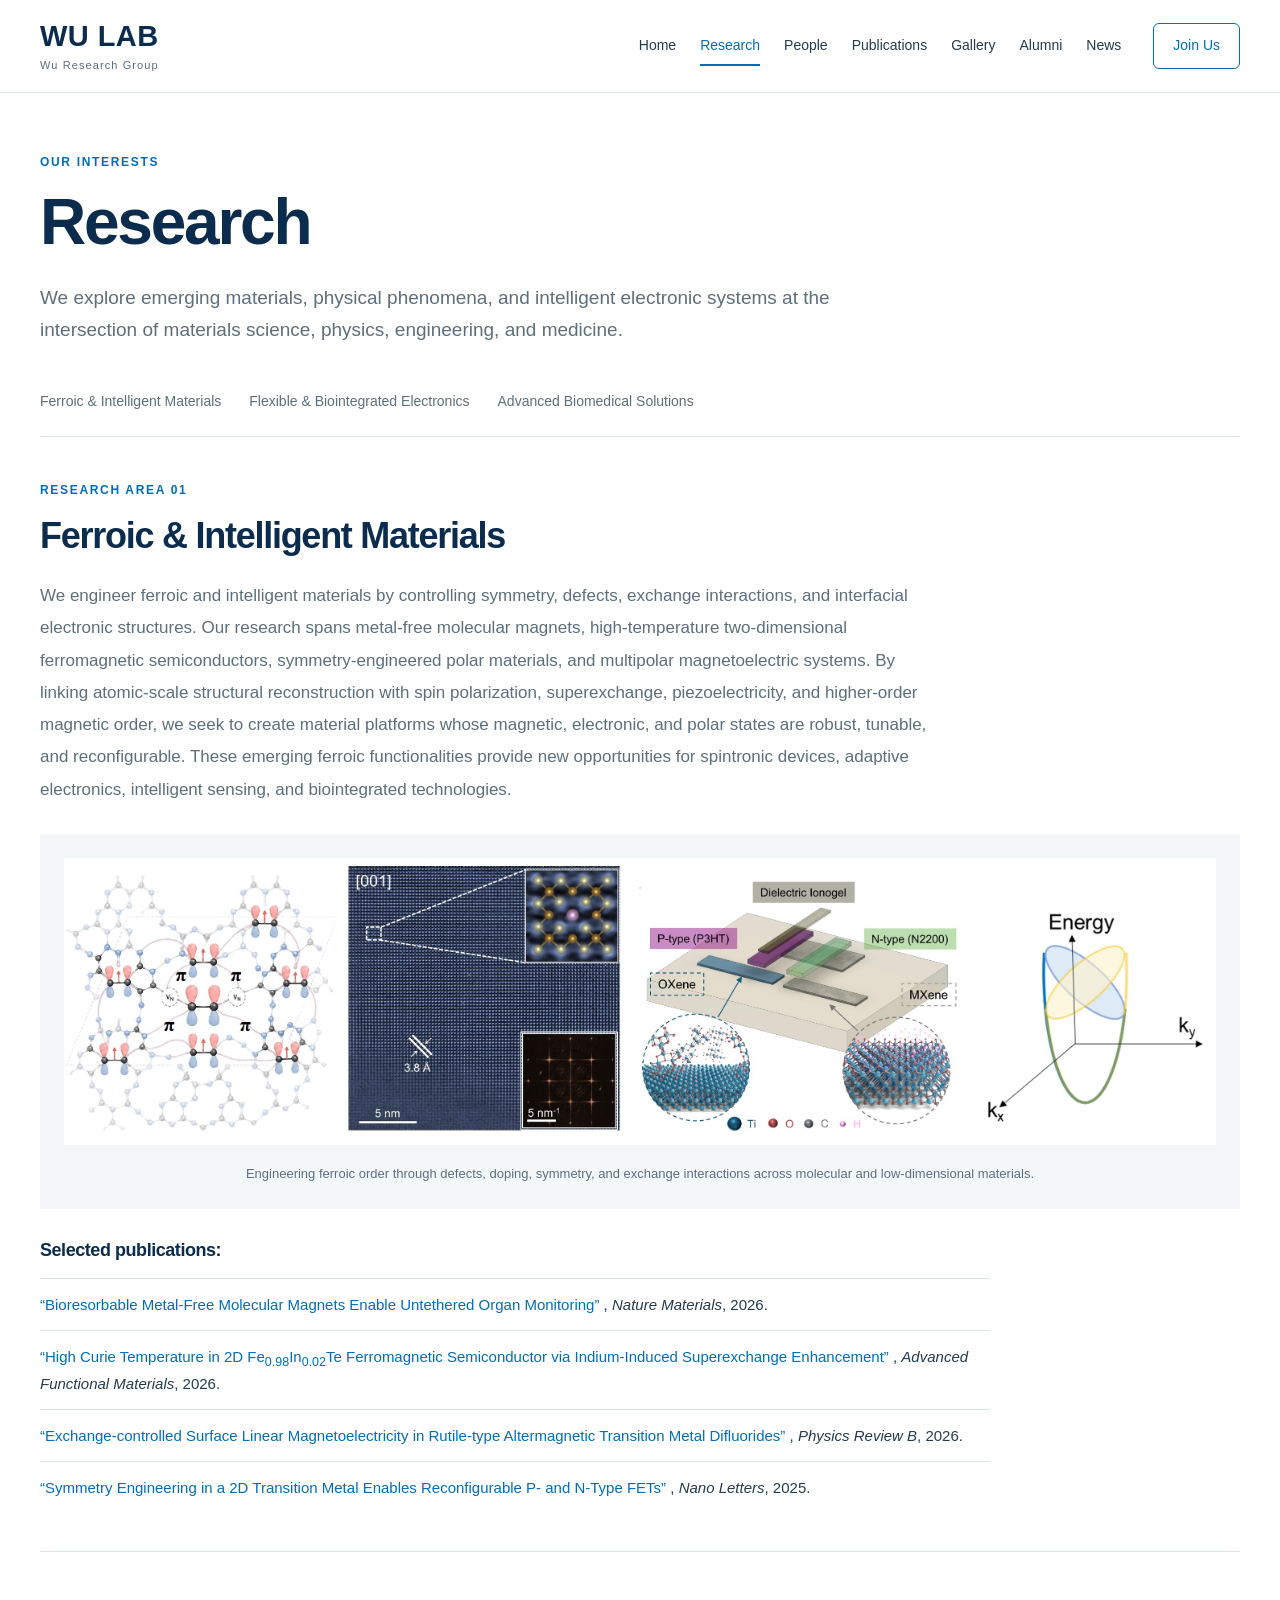
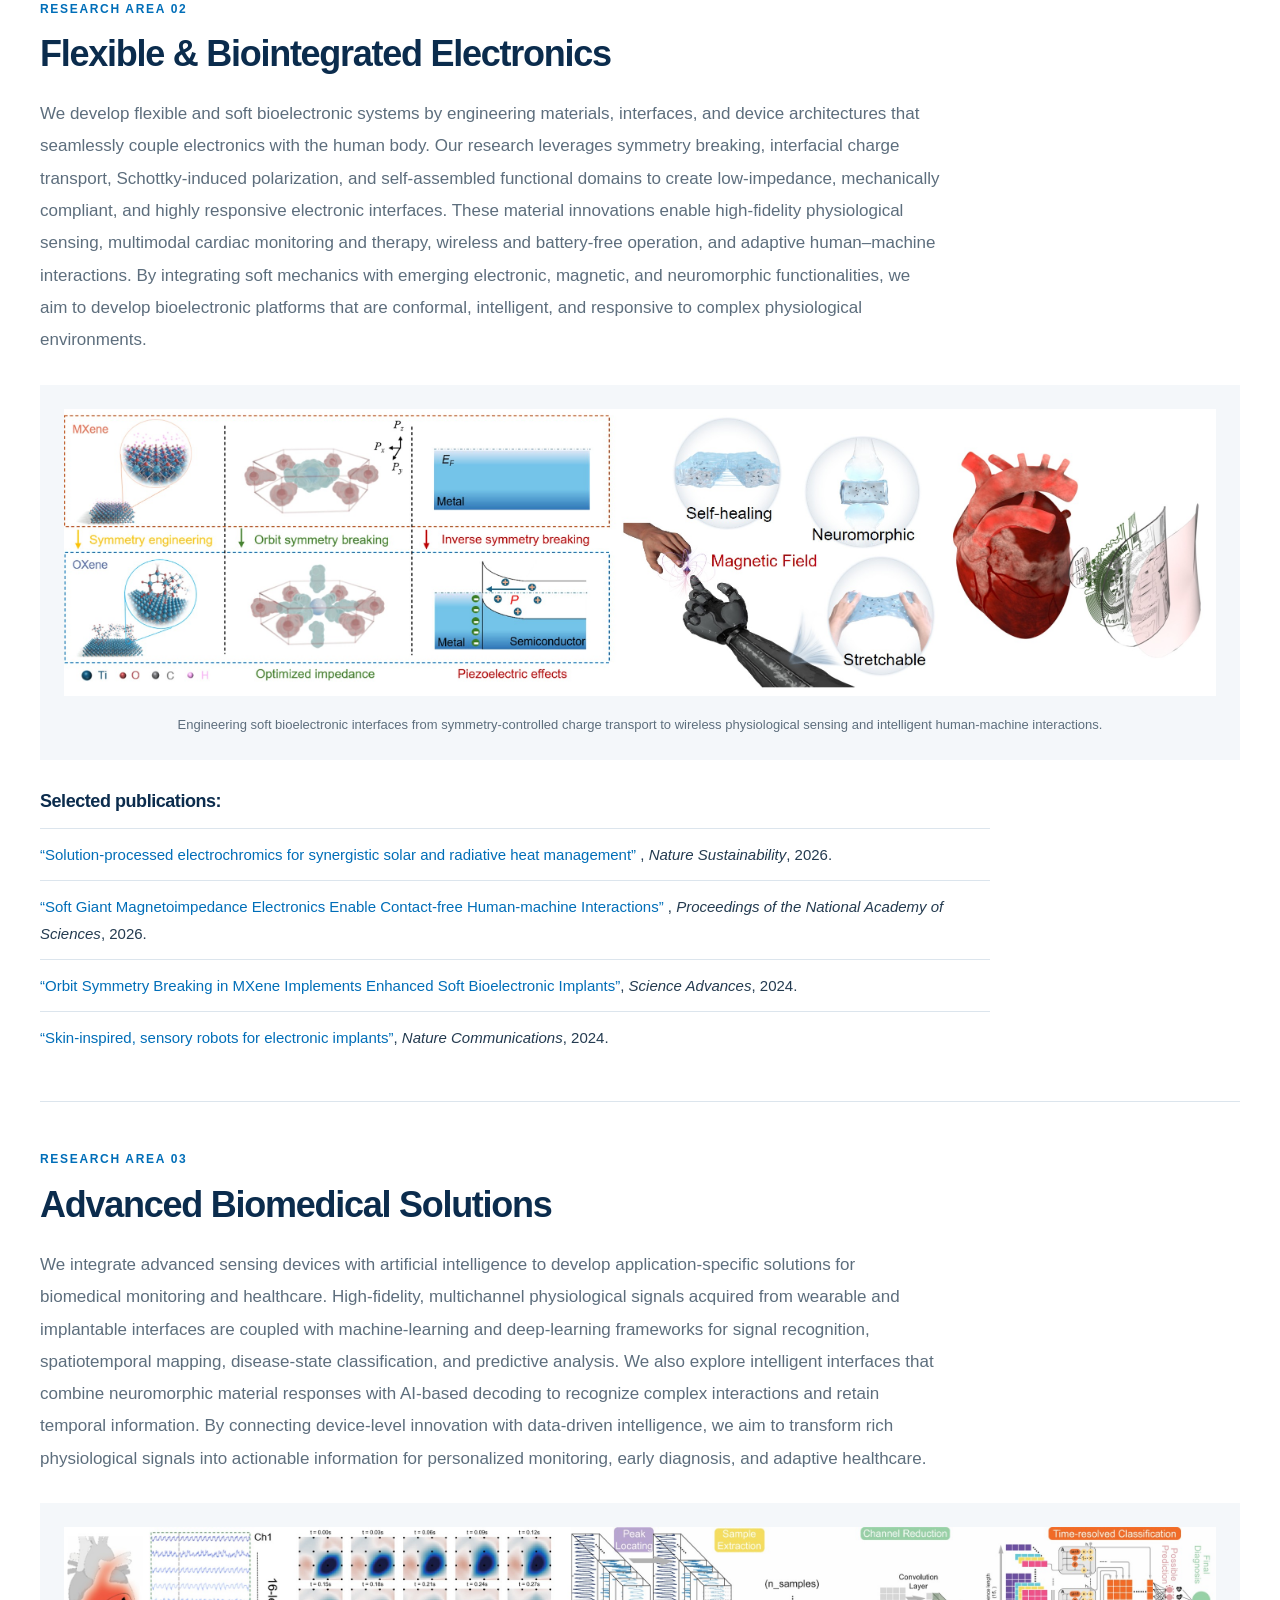
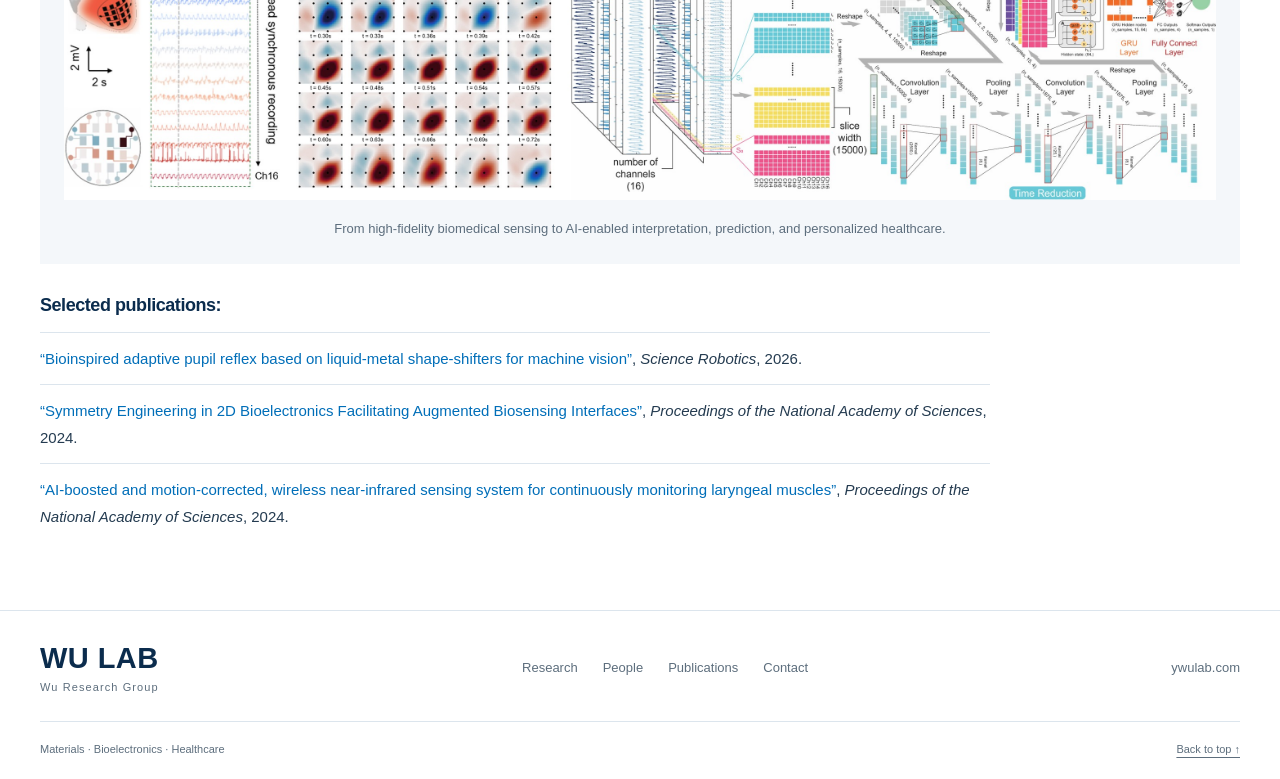
<file: research.html>
<!DOCTYPE html>
<html lang="en">

<head>

<meta charset="UTF-8">

<meta name="viewport" content="width=device-width, initial-scale=1.0">

<title>Research | Wu Research Group</title>

<link rel="stylesheet" href="style.css?v=8f3f732d3581">

<meta name="theme-color" content="#0b2c4d">

<meta name="description" content="Wu Research Group — emerging materials, flexible and biointegrated electronics, and intelligent biomedical solutions.">

</head>

<body id="top" class="research-page">

<a class="skip-link" href="#main">Skip to content</a><!-- Header --><header class="site-header"><div class="wrap header-inner">

<a class="logo" href="index.html">WU LAB<span>Wu Research Group</span></a><button class="menu-button" type="button" aria-expanded="false" aria-controls="primary-nav" hidden><span class="menu-icon" aria-hidden="true"></span><span class="menu-label">Menu</span></button><nav class="nav-links" id="primary-nav" aria-label="Main navigation"><a href="index.html">Home</a><a href="research.html" class="active" aria-current="page">Research</a><a href="people.html">People</a><a href="publications.html">Publications</a><a href="gallery.html">Gallery</a><a href="alumni.html">Alumni</a><a href="news.html">News</a><a href="join.html" data-join="true">Join Us</a></nav>

</div></header><main id="main" tabindex="-1"><!-- ========================================

         PAGE INTRO

    ========================================= --><section class="page-intro"><p class="section-label">

            OUR INTERESTS

        </p>

<h1>

            Research

        </h1>

<p>

            We explore emerging materials, physical phenomena,

            and intelligent electronic systems at the intersection

            of materials science, physics, engineering, and medicine.

        </p></section><nav class="section-nav" aria-label="Research areas"><a href="#ferroic-materials">Ferroic &amp; Intelligent Materials</a><a href="#flexible-bioelectronics">Flexible &amp; Biointegrated Electronics</a><a href="#biomedical-solutions">Advanced Biomedical Solutions</a></nav><!-- Research contents start here --><section class="research-topic" id="ferroic-materials"><p class="section-label">Research area 01</p>

<h2 class="research-topic-title">

                Ferroic &amp; Intelligent Materials

            </h2>

<p class="research-topic-text">

                We engineer ferroic and intelligent materials by controlling symmetry, defects, exchange interactions, and interfacial electronic structures. Our research spans metal-free molecular magnets, high-temperature two-dimensional ferromagnetic semiconductors, symmetry-engineered polar materials, and multipolar magnetoelectric systems. By linking atomic-scale structural reconstruction with spin polarization, superexchange, piezoelectricity, and higher-order magnetic order, we seek to create material platforms whose magnetic, electronic, and polar states are robust, tunable, and reconfigurable. These emerging ferroic functionalities provide new opportunities for spintronic devices, adaptive electronics, intelligent sensing, and biointegrated technologies.

            </p>

<figure class="research-topic-media"><a href="images/rt1.jpg" class="figure-link" data-figure="true" aria-label="Enlarge Ferroic &amp; Intelligent Materials — representative research results"><img src="images/rt1.jpg" alt="Ferroic &amp; Intelligent Materials — representative research results" width="2861" height="713" decoding="async" loading="lazy"></a><figcaption class="research-topic-caption">

                Engineering ferroic order through defects, doping, symmetry,

                and exchange interactions across molecular and low-dimensional materials.

            </figcaption></figure><div class="research-topic-publications">

<h3>Selected publications:</h3>

<ul>

<li>

<a href="https://doi.org/10.1038/s41563-026-02759-4">

                            “Bioresorbable Metal-Free Molecular Magnets Enable Untethered Organ Monitoring”

                        </a>,

                        <em>Nature Materials</em>, 2026.

                    </li>

<li>

<a href="https://doi.org/10.1002/adfm.202532088">

                            “High Curie Temperature in 2D Fe<sub>0.98</sub>In<sub>0.02</sub>Te Ferromagnetic Semiconductor via Indium-Induced Superexchange Enhancement”

                        </a>,

                        <em>Advanced Functional Materials</em>, 2026.

                    </li>

<li>

<a href="https://doi.org/10.1103/vh79-rf6t">

                            “Exchange-controlled Surface Linear Magnetoelectricity in Rutile-type Altermagnetic Transition Metal Difluorides”

                        </a>,

                        <em>Physics Review B</em>, 2026.

                    </li>

<li>

<a href="https://doi.org/10.1021/acs.nanolett.4c05677">

                            “Symmetry Engineering in a 2D Transition Metal Enables Reconfigurable P- and N-Type FETs”

                        </a>,

                        <em>Nano Letters</em>, 2025.

                    </li>

</ul>

</div></section><section class="research-topic" id="flexible-bioelectronics"><p class="section-label">Research area 02</p>

<h2 class="research-topic-title">

                Flexible &amp; Biointegrated Electronics

            </h2>

<p class="research-topic-text">

                We develop flexible and soft bioelectronic systems by engineering materials, interfaces, and device architectures that seamlessly couple electronics with the human body. Our research leverages symmetry breaking, interfacial charge transport, Schottky-induced polarization, and self-assembled functional domains to create low-impedance, mechanically compliant, and highly responsive electronic interfaces. These material innovations enable high-fidelity physiological sensing, multimodal cardiac monitoring and therapy, wireless and battery-free operation, and adaptive human–machine interactions. By integrating soft mechanics with emerging electronic, magnetic, and neuromorphic functionalities, we aim to develop bioelectronic platforms that are conformal, intelligent, and responsive to complex physiological environments.

            </p>

<figure class="research-topic-media"><a href="images/rt2.jpg" class="figure-link" data-figure="true" aria-label="Enlarge Flexible &amp; Biointegrated Electronics — representative research results"><img src="images/rt2.jpg" alt="Flexible &amp; Biointegrated Electronics — representative research results" width="2907" height="725" decoding="async" loading="lazy"></a><figcaption class="research-topic-caption">

                Engineering soft bioelectronic interfaces from symmetry-controlled charge transport to wireless physiological sensing and intelligent human-machine interactions.

            </figcaption></figure><div class="research-topic-publications">

<h3>Selected publications:</h3>

<ul>

<li>

<a href="https://doi.org/10.1038/s41893-026-01774-2">“Solution-processed electrochromics for synergistic solar and radiative heat management” </a>,

                        <em>Nature Sustainability</em>, 2026.

                    </li>

<li>

<a href="https://doi.org/10.1073/pnas.2526097123">“Soft Giant Magnetoimpedance Electronics Enable Contact-free Human-machine Interactions” </a>,

                        <em>Proceedings of the National Academy of Sciences</em>, 2026.

                    </li>

<li>

<a href="https://doi.org/10.1126/sciadv.adp8866">“Orbit Symmetry Breaking in MXene Implements Enhanced Soft Bioelectronic Implants”</a>,

                        <em>Science Advances</em>, 2024.

                    </li>

<li>

<a href="https://doi.org/10.1038/s41467-024-48903-z">“Skin-inspired, sensory robots for electronic implants”</a>,

                        <em>Nature Communications</em>, 2024.

                    </li>

</ul>

</div></section><section class="research-topic" id="biomedical-solutions"><p class="section-label">Research area 03</p>

<h2 class="research-topic-title">

                Advanced Biomedical Solutions

            </h2>

<p class="research-topic-text">

                We integrate advanced sensing devices with artificial intelligence

                to develop application-specific solutions for biomedical monitoring

                and healthcare. High-fidelity, multichannel physiological signals

                acquired from wearable and implantable interfaces are coupled with

                machine-learning and deep-learning frameworks for signal recognition,

                spatiotemporal mapping, disease-state classification, and predictive

                analysis. We also explore intelligent interfaces that combine

                neuromorphic material responses with AI-based decoding to recognize

                complex interactions and retain temporal information. By connecting

                device-level innovation with data-driven intelligence, we aim to

                transform rich physiological signals into actionable information for

                personalized monitoring, early diagnosis, and adaptive healthcare.

            </p>

<figure class="research-topic-media"><a href="images/rt3.jpg" class="figure-link" data-figure="true" aria-label="Enlarge Advanced Biomedical Solutions — representative research results"><img src="images/rt3.jpg" alt="Advanced Biomedical Solutions — representative research results" width="2820" height="668" decoding="async" loading="lazy"></a><figcaption class="research-topic-caption">

                From high-fidelity biomedical sensing to AI-enabled interpretation,

                prediction, and personalized healthcare.

            </figcaption></figure><div class="research-topic-publications">

<h3>Selected publications:</h3>

<ul>

<li>

<a href="https://doi.org/10.1126/scirobotics.adx0715">“Bioinspired adaptive pupil reflex based on liquid-metal shape-shifters for machine vision”</a>,

                        <em>Science Robotics</em>, 2026.

                    </li>

<li>

<a href="https://doi.org/10.1073/pnas.2412684121">“Symmetry Engineering in 2D Bioelectronics Facilitating Augmented Biosensing Interfaces”</a>,

                        <em>Proceedings of the National Academy of Sciences</em>, 2024.

                    </li>

<li>

<a href="https://doi.org/10.1073/pnas.2410750121">“AI-boosted and motion-corrected, wireless near-infrared sensing system for continuously monitoring laryngeal muscles”</a>,

                        <em>Proceedings of the National Academy of Sciences</em>, 2024.

                    </li>

</ul>

</div></section></main><!-- Research Area 1 --><!-- Research Area 2 --><!-- Research Area 3 --><footer class="site-footer"><div class="wrap footer-main">

<a class="logo" href="index.html">WU LAB<span>Wu Research Group</span></a><nav aria-label="Footer"><a href="research.html">Research</a><a href="people.html">People</a><a href="publications.html">Publications</a><a href="join.html#contact">Contact</a></nav><a class="footer-domain" href="index.html">ywulab.com</a>

</div>

<div class="wrap footer-bottom">

<span>Materials · Bioelectronics · Healthcare</span><a href="#top">Back to top ↑</a>

</div></footer><script src="script.js?v=6e542bd59d15" defer></script>
</body>

</html>
</file>
<file: style.css>
/* WU LAB: shared design system and responsive page layouts. */
:root{
  --navy:#0b2c4d;
  --blue:#006eb8;
  --ink:#243b50;
  --muted:#5d6e7d;
  --line:#dce5ed;
  --wash:#f4f7fa;
  --gutter:40px;
  --radius:6px
}
*{
  box-sizing:border-box
}
html{
  scroll-behavior:auto;
  scroll-padding-top:100px
}
body{
  margin:0;
  background:#fff;
  color:var(--ink);
  font-family:"Segoe UI","Helvetica Neue",Arial,sans-serif;
  font-size:16px;
  line-height:1.7;
  -webkit-font-smoothing:antialiased
}
a{
  color:var(--blue);
  text-underline-offset:4px
}
a:hover{
  color:var(--navy)
}
button{
  font:inherit;
  cursor:pointer
}
a,button{
  -webkit-tap-highlight-color:transparent
}
:focus-visible{
  outline:3px solid #007ac6;
  outline-offset:5px;
  border-radius:2px
}
img{
  display:block;
  max-width:100%;
  height:auto
}
figure{
  margin:0
}
[hidden]{
  display:none!important
}
h1,h2,h3{
  color:var(--navy);
  line-height:1.15;
  letter-spacing:-.035em;
  margin:0;
  font-weight:650
}
h1{
  font-size:clamp(44px,5vw,68px)
}
h2{
  font-size:clamp(30px,3vw,44px)
}
h3{
  font-size:24px;
  line-height:1.3;
  letter-spacing:-.025em
}
p{
  margin:0 0 20px
}
strong{
  font-weight:650
}
ul{
  padding-left:22px
}
li+li{
  margin-top:10px
}
sub,sup{
  line-height:0
}
.wrap,main{
  width:min(1200px,calc(100% - var(--gutter)*2));
  margin-inline:auto
}
main{
  padding-bottom:80px;
  min-height:60vh
}
.index-page main{
  width:100%;
  padding:0
}
main:focus{
  outline:none
}
.sr-only{
  position:absolute;
  width:1px;
  height:1px;
  padding:0;
  margin:-1px;
  overflow:hidden;
  clip:rect(0,0,0,0);
  white-space:nowrap;
  border:0
}
.skip-link{
  position:fixed;
  left:20px;
  top:12px;
  transform:translateY(-160%);
  z-index:100;
  background:var(--navy);
  color:#fff;
  padding:10px 20px
}
.skip-link:focus{
  transform:none;
  color:#fff
}
.site-header{
  position:sticky;
  top:0;
  z-index:20;
  background:rgba(255,255,255,.97);
  border-bottom:1px solid var(--line)
}
.header-inner{
  min-height:92px;
  display:flex;
  align-items:center;
  justify-content:space-between;
  gap:32px;
  position:relative
}
.logo{
  color:var(--navy);
  text-decoration:none;
  line-height:1.1;
  font-size:29px;
  letter-spacing:.015em;
  font-weight:800;
  flex-shrink:0
}
.logo span{
  display:block;
  font-size:11px;
  letter-spacing:.1em;
  font-weight:500;
  color:var(--muted);
  margin-top:6px
}
.nav-links{
  display:flex;
  align-items:center;
  gap:24px
}
.nav-links a{
  font-size:14px;
  font-weight:500;
  color:var(--ink);
  text-decoration:none;
  position:relative;
  padding:10px 0;
  white-space:nowrap
}
.nav-links a.active{
  color:var(--blue)
}
.nav-links a.active:after{
  content:"";
  height:2px;
  background:var(--blue);
  position:absolute;
  left:0;
  right:0;
  bottom:2px
}
.nav-links a:hover{
  color:var(--blue)
}
.nav-links a[data-join]{
  border:1px solid var(--blue);
  padding:10px 19px;
  border-radius:var(--radius);
  margin-left:8px;
  color:var(--blue)
}
.nav-links a[data-join]:hover,.nav-links a[data-join].active{
  background:var(--navy);
  color:#fff;
  border-color:var(--navy)
}
.nav-links a[data-join].active:after{
  display:none
}
.menu-button{
  display:none;
  align-items:center;
  gap:10px;
  border:1px solid var(--line);
  border-radius:var(--radius);
  background:#fff;
  padding:10px 14px;
  color:var(--navy);
  font-size:14px;
  min-height:44px
}
.menu-icon{
  width:17px;
  height:12px;
  border-top:2px solid currentColor;
  border-bottom:2px solid currentColor;
  position:relative
}
.menu-icon:after{
  content:"";
  position:absolute;
  top:4px;
  left:0;
  right:0;
  border-top:2px solid currentColor
}
.section-label{
  font-size:12px;
  letter-spacing:.14em;
  line-height:1.6;
  text-transform:uppercase;
  color:var(--blue);
  font-weight:650;
  margin:0 0 14px
}
.section-description{
  font-size:18px;
  color:var(--muted);
  max-width:720px;
  margin-top:20px
}
.section-heading{
  margin-bottom:36px
}
.section-heading h2{
  max-width:760px
}
.heading-row{
  display:flex;
  align-items:flex-end;
  justify-content:space-between;
  gap:30px
}
.heading-row .text-link{
  flex-shrink:0;
  margin-bottom:5px
}
.button-row{
  display:flex;
  flex-wrap:wrap;
  gap:14px;
  align-items:center
}
.button,.join-button{
  display:inline-flex;
  justify-content:center;
  align-items:center;
  gap:20px;
  min-height:48px;
  padding:12px 22px;
  background:var(--navy);
  border:1px solid var(--navy);
  border-radius:var(--radius);
  color:white;
  font-size:14px;
  font-weight:600;
  text-decoration:none;
  line-height:1.5;
  transition:background .2s,color .2s,border-color .2s
}
.button:hover,.join-button:hover{
  background:var(--blue);
  border-color:var(--blue);
  color:#fff
}
.button-outline{
  background:transparent;
  color:var(--blue);
  border-color:var(--blue)
}
.button-outline:hover{
  background:var(--wash);
  color:var(--navy);
  border-color:var(--navy)
}
.button-light{
  background:white;
  color:var(--navy);
  border-color:white
}
.button-on-dark{
  background:transparent;
  border-color:#a1b7ca
}
.text-link{
  display:inline-flex;
  align-items:center;
  gap:10px;
  color:var(--blue);
  text-decoration:none;
  font-size:15px;
  font-weight:600
}
.text-link:hover{
  text-decoration:underline
}
.hero{
  display:grid;
  grid-template-columns:1.12fr 1fr;
  align-items:center;
  gap:24px;
  min-height:580px;
  padding-top:54px;
  padding-bottom:48px
}
.hero h1{
  font-size:clamp(40px,4vw,56px);
  letter-spacing:-.045em;
  line-height:1.08;
  margin-bottom:26px
}
.hero .section-label{
  font-size:11px;
  letter-spacing:.12em;
  max-width:500px
}
.hero-description{
  color:var(--muted);
  font-size:19px;
  line-height:1.65;
  max-width:540px;
  margin-bottom:30px
}
.hero-visual{
  position:relative;
  min-width:0;
  padding-bottom:30px;
  isolation:isolate
}
.hero-molecules{
  width:100%;
  max-height:455px;
  object-fit:contain
}
.hero-device{
  position:absolute;
  right:0;
  bottom:56px;
  width:33%;
  padding:10px;
  background:#fff;
  border:1px solid var(--line);
  border-radius:50%;
  box-shadow:0 8px 28px #12334d0b;
  aspect-ratio:1;
  display:grid;
  place-items:center
}
.hero-device img{
  width:100%;
  border-radius:50%
}
.hero-visual figcaption{
  position:absolute;
  bottom:0;
  right:0;
  font-size:11px;
  letter-spacing:.04em;
  color:var(--muted)
}
.research-path{
  display:flex;
  align-items:center;
  gap:26px;
  font-size:11px;
  letter-spacing:.14em;
  text-transform:uppercase;
  color:var(--muted);
  border-bottom:1px solid var(--line);
  padding-bottom:21px
}
.path-line{
  height:1px;
  background:var(--line);
  flex:1
}
.research-section{
  padding-top:70px;
  padding-bottom:74px
}
.research-grid{
  display:grid;
  grid-template-columns:repeat(3,minmax(0,1fr));
  gap:30px
}
.research-card-media{
  display:flex;
  aspect-ratio:1.45;
  background:var(--wash);
  align-items:center;
  justify-content:center;
  overflow:hidden
}
.research-card-media img{
  width:100%;
  height:100%;
  object-fit:contain;
  padding:12px;
  transition:transform .3s
}
.research-card:hover .research-card-media img{
  transform:scale(1.025)
}
.research-card-content{
  position:relative;
  padding-top:20px
}
.research-card h3{
  font-size:22px;
  line-height:1.25;
  padding-right:20px;
  min-height:56px;
  margin:5px 0 15px
}
.research-card h3 a{
  color:inherit;
  text-decoration:none
}
.research-card h3 a:hover{
  color:var(--blue)
}
.research-card p{
  color:var(--muted);
  font-size:15px;
  line-height:1.7;
  margin-bottom:18px
}
.card-number{
  font-size:11px;
  letter-spacing:.1em;
  color:var(--blue)
}
.featured-publications{
  background:var(--wash);
  padding:64px 0
}
.featured-paper{
  display:grid;
  grid-template-columns:245px 1fr;
  gap:32px;
  align-items:center;
  padding:26px 0;
  border-bottom:1px solid var(--line)
}
.featured-paper:first-child{
  padding-top:0
}
.featured-paper:last-child{
  padding-bottom:0;
  border:0
}
.featured-image{
  background:white;
  min-height:130px;
  display:grid;
  align-items:center;
  padding:10px
}
.featured-image img{
  width:100%;
  height:145px;
  object-fit:contain
}
.featured-copy .section-label{
  font-size:11px;
  margin-bottom:10px
}
.featured-copy h3{
  font-size:26px;
  margin-bottom:12px;
  line-height:1.3
}
.featured-copy h3 a{
  color:var(--navy);
  text-decoration:none
}
.featured-copy h3 a:hover{
  color:var(--blue)
}
.home-callout{
  background:var(--navy);
  color:white;
  padding:50px 0
}
.home-callout>.wrap{
  display:flex;
  justify-content:space-between;
  align-items:center;
  gap:32px
}
.home-callout h2{
  color:#fff;
  font-size:34px;
  max-width:650px
}
.page-intro{
  padding:60px 0 34px;
  max-width:920px
}
.page-intro h1{
  margin-bottom:22px
}
.page-intro>p:not(.section-label):not(.content-note){
  font-size:19px;
  color:var(--muted);
  line-height:1.7;
  max-width:790px;
  margin-bottom:0
}
.section-nav{
  display:flex;
  flex-wrap:wrap;
  gap:0 28px;
  border-bottom:1px solid var(--line);
  margin-bottom:44px;
  padding:0 0 12px
}
.section-nav a{
  display:inline-flex;
  align-items:center;
  min-height:44px;
  text-decoration:none;
  font-size:14px;
  color:var(--muted);
  line-height:1.5;
  border-bottom:2px solid transparent;
  padding:8px 0
}
.section-nav a:hover,.section-nav a[aria-current]{
  color:var(--blue);
  border-color:var(--blue)
}
section[id],article[id]{
  scroll-margin-top:16px
}
.people-group{
  padding:42px 0 48px;
  border-top:1px solid var(--line)
}
.people-group-first{
  padding-top:0;
  border:0
}
.people-group-heading{
  margin-bottom:24px
}
.people-group-heading .section-label{
  margin-bottom:6px
}
.people-group-heading h2{
  font-size:30px
}
.pi-card{
  display:grid;
  grid-template-columns:270px minmax(0,1fr);
  gap:42px;
  align-items:center;
  padding:32px;
  background:var(--wash);
  border:0
}
.pi-card .person-photo img{
  width:270px;
  height:320px;
  object-fit:cover;
  object-position:center 30%
}
.pi-card h3{
  font-size:38px;
  margin-bottom:16px
}
.pi-card .person-research{
  font-size:17px;
  color:var(--ink);
  padding-bottom:18px;
  border-bottom:1px solid var(--line);
  margin-bottom:18px;
  line-height:1.7
}
.pi-card .person-education{
  font-size:14px;
  color:var(--muted);
  line-height:1.95;
  margin-bottom:22px
}
.person-links{
  display:flex;
  flex-wrap:wrap;
  gap:10px 18px
}
.person-links a{
  display:inline-flex;
  align-items:center;
  min-height:44px;
  font-size:14px;
  text-decoration:none;
  font-weight:600
}
.pi-card .person-links a{
  border:1px solid #b9cddd;
  border-radius:var(--radius);
  padding:8px 15px;
  min-height:42px
}
.person-links a:hover{
  text-decoration:underline
}
.people-list{
  display:grid;
  grid-template-columns:repeat(2,minmax(0,1fr));
  gap:22px
}
.person-card:not(.pi-card){
  display:grid;
  grid-template-columns:100px minmax(0,1fr);
  gap:24px;
  align-items:start;
  padding:24px;
  border:1px solid var(--line);
  border-radius:var(--radius)
}
.person-card:not(.pi-card) .person-photo img{
  width:100px;
  height:125px;
  object-fit:cover
}
.person-card:not(.pi-card) h3{
  font-size:22px;
  margin:3px 0 14px
}
.person-card:not(.pi-card) .person-info>p:not(.placeholder-label){
  font-size:14px;
  color:var(--muted);
  line-height:1.8;
  margin-bottom:12px
}
.placeholder-label{
  font-size:10px;
  letter-spacing:.08em;
  line-height:1.65;
  text-transform:uppercase;
  color:#66798a;
  margin:0 0 10px
}
.content-note{
  border-left:3px solid #b5c8d9;
  background:var(--wash);
  padding:14px 18px;
  color:var(--muted);
  font-size:14px;
  margin:24px 0 0;
  max-width:790px
}
.team-callout{
  background:var(--wash);
  display:flex;
  align-items:center;
  justify-content:space-between;
  gap:32px;
  padding:36px;
  margin-top:30px
}
.team-callout h2{
  font-size:30px;
  margin-bottom:10px
}
.team-callout p:not(.section-label){
  color:var(--muted);
  margin:0
}
.team-callout .button{
  flex-shrink:0
}
.research-topic{
  padding:0 0 50px;
  margin-bottom:48px;
  border-bottom:1px solid var(--line)
}
.research-topic:last-child{
  margin-bottom:0;
  border:0;
  padding-bottom:0
}
.research-topic-title{
  font-size:36px;
  text-align:left;
  margin-bottom:24px;
  color:var(--navy)
}
.research-topic-text{
  font-size:17px;
  line-height:1.9;
  max-width:900px;
  color:var(--muted);
  margin-bottom:28px
}
.research-topic-media{
  background:var(--wash);
  padding:24px;
  margin-bottom:30px
}
.research-topic-media img{
  width:100%;
  height:auto;
  max-height:480px;
  object-fit:contain
}
.research-topic-caption{
  font-size:13px;
  line-height:1.7;
  color:var(--muted);
  padding-top:18px;
  margin:0;
  text-align:center
}
.research-topic-publications{
  max-width:950px
}
.research-topic-publications h3{
  font-size:18px;
  margin-bottom:15px
}
.research-topic-publications ul{
  list-style:none;
  padding:0;
  margin:0
}
.research-topic-publications li{
  font-size:15px;
  line-height:1.8;
  border-top:1px solid var(--line);
  padding-top:12px;
  margin-top:12px
}
.research-topic-publications a{
  text-decoration:none
}
.research-topic-publications a:hover{
  text-decoration:underline
}
.publication-toolbar{
  display:flex;
  justify-content:space-between;
  align-items:center;
  gap:20px;
  margin:-15px 0 25px
}
.publication-toolbar p{
  font-size:13px;
  color:var(--muted);
  margin:0
}
.text-button{
  border:1px solid var(--line);
  border-radius:var(--radius);
  background:white;
  color:var(--blue);
  padding:8px 15px;
  font-size:13px;
  min-height:44px;
  white-space:nowrap
}
.text-button:hover{
  background:var(--wash)
}
.publications-year{
  position:relative;
  padding:32px 0 18px;
  border-top:1px solid var(--line)
}
.publications-year h2{
  font-size:34px;
  margin-bottom:30px;
  color:var(--blue)
}
.publication-item{
  padding:0 0 32px;
  margin-bottom:32px;
  border-bottom:1px solid var(--line);
  max-width:100%
}
.publication-item:last-child{
  margin-bottom:0;
  border:0
}
.publication-heading{
  display:flex;
  gap:12px;
  align-items:flex-start;
  margin-bottom:12px;
  max-width:1040px
}
.publication-arrow{
  color:var(--blue);
  font-size:25px;
  line-height:1
}
.publication-heading h3{
  font-size:21px;
  line-height:1.4;
  letter-spacing:-.02em
}
.publication-heading h3 a{
  color:var(--navy);
  text-decoration:none
}
.publication-heading h3 a:hover{
  color:var(--blue)
}
.publication-heading h3 a[aria-disabled]{
  color:var(--navy);
  cursor:text
}
.publication-authors{
  font-size:14px;
  color:var(--muted);
  line-height:1.85;
  margin:0 0 8px 24px;
  max-width:980px;
  overflow-wrap:anywhere
}
.publication-journal{
  font-size:15px;
  color:var(--navy);
  margin:0 0 0 24px
}
.publication-media{
  margin:20px 0 0 24px;
  padding:20px;
  background:var(--wash);
  max-width:940px
}
.publication-media img{
  width:100%;
  height:auto;
  max-height:300px;
  object-fit:contain
}
.publication-media-grid{
  display:grid;
  grid-template-columns:repeat(3,minmax(0,1fr));
  gap:15px
}
.figure-link{
  display:block;
  color:inherit;
  cursor:zoom-in
}
.figure-link:hover img{
  opacity:.92
}
.figure-link img{
  transition:opacity .2s
}
.figures-hidden .publication-media,.figures-hidden .publication-media-grid{
  display:none
}
.gallery-section{
  padding:40px 0 48px;
  border-top:1px solid var(--line)
}
.gallery-heading{
  margin-bottom:28px
}
.gallery-heading h2{
  font-size:32px
}
.cover-grid{
  display:grid;
  grid-template-columns:repeat(3,minmax(0,1fr));
  gap:36px 28px
}
.cover-card .figure-link{
  background:var(--wash);
  padding:20px;
  aspect-ratio:3/4;
  margin-bottom:18px;
  display:flex;
  align-items:center;
  justify-content:center
}
.cover-card img{
  width:100%;
  height:100%;
  object-fit:contain
}
.cover-card h3{
  font-size:21px;
  margin-bottom:7px;
  line-height:1.4
}
.cover-card p{
  font-size:13px;
  color:var(--muted);
  margin:0
}
.outreach-grid{
  display:grid;
  grid-template-columns:repeat(2,minmax(0,1fr));
  gap:28px
}
.outreach-card{
  border:1px solid var(--line);
  padding:24px
}
.outreach-content{
  padding-top:20px
}
.outreach-content h3{
  font-size:22px;
  margin-bottom:12px
}
.outreach-content p{
  font-size:15px;
  color:var(--muted);
  margin:0
}
.media-placeholder{
  min-height:170px;
  background:var(--wash);
  color:var(--muted);
  display:flex;
  align-items:center;
  justify-content:center;
  flex-direction:column;
  gap:8px;
  font-size:14px
}
.media-placeholder p{
  margin:0
}
.media-placeholder>span{
  font-size:32px;
  font-weight:300;
  color:#8da3b7
}
.alumni-period{
  font-weight:600
}
.alumni-destination{
  border-top:1px solid var(--line);
  padding-top:12px
}
.news-year{
  margin-top:10px;
  border-top:1px solid var(--line);
  padding-top:32px
}
.news-year h2{
  font-size:32px;
  margin-bottom:30px
}
.news-item{
  position:relative;
  padding:0 0 28px 28px;
  margin-bottom:28px;
  border-bottom:1px solid var(--line)
}
.news-arrow{
  position:absolute;
  left:0;
  font-size:25px;
  line-height:1;
  color:var(--blue)
}
.news-content p{
  font-size:18px;
  line-height:1.75;
  max-width:830px;
  margin:0
}
.news-image{
  max-width:580px;
  margin-top:22px
}
.join-section{
  display:grid;
  grid-template-columns:300px minmax(0,1fr);
  gap:60px;
  padding:38px 0 42px;
  border-bottom:1px solid var(--line)
}
.join-heading h2{
  font-size:30px
}
.join-content{
  max-width:740px;
  color:var(--muted)
}
.join-content p,.join-content li{
  font-size:16px;
  line-height:1.85
}
.join-content h3{
  font-size:19px;
  margin:24px 0 12px
}
.join-content ul{
  margin:0 0 24px
}
.join-content strong{
  color:var(--ink)
}
.join-contact{
  background:var(--wash);
  padding:42px;
  margin-top:50px
}
.join-contact-heading{
  margin-bottom:34px;
  max-width:850px
}
.join-contact-heading h2{
  font-size:36px;
  margin-bottom:15px
}
.join-contact-heading>p:not(.section-label){
  color:var(--muted);
  margin:0;
  max-width:700px
}
.contact-grid{
  display:grid;
  grid-template-columns:1fr 1fr;
  gap:50px
}
.contact-grid h3{
  font-size:22px;
  margin-bottom:20px
}
address{
  font-style:normal
}
.contact-name{
  font-weight:650
}
.contact-pending{
  font-size:13px;
  color:var(--muted);
  max-width:300px
}
.application-note{
  padding:26px;
  background:#fff;
  border:1px solid var(--line)
}
.application-note h3{
  font-size:26px
}
.application-note>p:not(.section-label){
  font-size:15px;
  color:var(--muted)
}
.site-footer{
  border-top:1px solid var(--line);
  background:#fff;
  padding:32px 0 20px
}
.footer-main{
  display:flex;
  align-items:center;
  justify-content:space-between;
  gap:30px
}
.footer-main nav{
  display:flex;
  gap:25px;
  flex-wrap:wrap
}
.footer-main nav a,.footer-domain{
  font-size:13px;
  text-decoration:none;
  color:var(--muted);
  min-height:44px;
  display:inline-flex;
  align-items:center
}
.footer-main nav a:hover,.footer-domain:hover{
  color:var(--blue);
  text-decoration:underline
}
.footer-bottom{
  display:flex;
  justify-content:space-between;
  gap:20px;
  border-top:1px solid var(--line);
  padding-top:18px;
  margin-top:28px;
  font-size:11px;
  color:var(--muted)
}
.footer-bottom a{
  color:var(--muted)
}
.lightbox{
  padding:0;
  border:0;
  width:min(1200px,calc(100% - 40px));
  max-width:none;
  max-height:94dvh;
  border-radius:var(--radius);
  background:#fff;
  color:var(--ink)
}
.lightbox::backdrop{
  background:#071a2ddd
}
.lightbox-panel{
  padding:22px
}
.lightbox-header{
  display:flex;
  align-items:center;
  justify-content:space-between;
  gap:20px;
  margin-bottom:15px
}
.lightbox-header p{
  font-size:13px;
  margin:0;
  color:var(--muted)
}
.lightbox-close{
  border:1px solid var(--line);
  background:white;
  color:var(--navy);
  padding:8px 18px;
  min-height:44px;
  border-radius:var(--radius)
}
.lightbox-image{
  width:100%;
  max-height:70dvh;
  object-fit:contain
}
.lightbox-caption{
  margin:18px 0 8px;
  font-size:13px;
  line-height:1.6;
  color:var(--muted);
  overflow-wrap:anywhere
}
.lightbox-original{
  font-size:13px
}
.people-page .people-group-first>.people-group-heading{
  position:absolute;
  width:1px;
  height:1px;
  margin:-1px;
  padding:0;
  overflow:hidden;
  clip:rect(0,0,0,0);
  white-space:nowrap;
  border:0
}
@media(max-width:1100px){
  :root{
    --gutter:28px
  }
  .nav-links{
    gap:16px
  }
  .nav-links a{
    font-size:13px
  }
  .nav-links a[data-join]{
    margin-left:0;
    padding-inline:13px
  }
  .header-inner{
    gap:18px
  }
  .hero{
    min-height:530px
  }
  .hero h1{
    font-size:46px
  }
  .research-card h3{
    font-size:20px
  }
  .pi-card{
    grid-template-columns:230px minmax(0,1fr);
    gap:28px;
    padding:28px
  }
  .pi-card .person-photo img{
    width:230px;
    height:300px
  }
  .pi-card h3{
    font-size:32px
  }
  .person-card:not(.pi-card){
    grid-template-columns:80px minmax(0,1fr);
    gap:18px;
    padding:20px
  }
  .person-card:not(.pi-card) .person-photo img{
    width:80px;
    height:100px
  }
  .join-section{
    grid-template-columns:240px 1fr;
    gap:35px
  }
}
@media(max-width:900px){
  .header-inner{
    min-height:80px;
    flex-wrap:wrap;
    padding-block:15px
  }
  .nav-links{
    width:100%;
    flex-wrap:wrap;
    gap:8px 22px;
    padding:15px 0 8px
  }
  .js .menu-button:not([hidden]){
    display:inline-flex
  }
  .js .nav-links{
    display:none
  }
  .js .nav-links.is-open{
    display:flex;
    max-height:calc(100dvh - 120px);
    overflow-y:auto
  }
  .js .nav-links a{
    font-size:16px;
    min-height:44px
  }
  .nav-links a[data-join]{
    margin-left:0
  }
  .hero{
    grid-template-columns:1fr 1fr;
    gap:10px;
    min-height:490px
  }
  .hero h1{
    font-size:40px
  }
  .hero-description{
    font-size:17px
  }
  .hero .button{
    padding:11px 16px;
    gap:10px
  }
  .hero .section-label{
    font-size:10px
  }
  .research-grid{
    gap:22px
  }
  .research-card h3{
    font-size:20px;
    min-height:75px
  }
  .research-path{
    gap:17px;
    font-size:10px
  }
  .featured-paper{
    grid-template-columns:200px 1fr;
    gap:24px
  }
  .featured-copy h3{
    font-size:23px
  }
  .people-list{
    grid-template-columns:1fr
  }
  .person-card:not(.pi-card){
    grid-template-columns:100px minmax(0,1fr)
  }
  .person-card:not(.pi-card) .person-photo img{
    width:100px;
    height:125px
  }
  .pi-card{
    grid-template-columns:200px 1fr;
    gap:24px;
    padding:24px
  }
  .pi-card .person-photo img{
    width:200px;
    height:260px
  }
  .pi-card .person-education{
    font-size:13px
  }
  .pi-card h3{
    font-size:29px
  }
  .pi-card .person-links{
    gap:8px
  }
  .home-callout>.wrap,.team-callout{
    align-items:flex-start;
    flex-direction:column
  }
  .home-callout h2{
    font-size:32px
  }
  .cover-grid{
    grid-template-columns:repeat(2,minmax(0,1fr))
  }
  .join-section{
    grid-template-columns:1fr;
    gap:24px
  }
  .join-section .section-label{
    margin-bottom:5px
  }
  .footer-main{
    flex-wrap:wrap
  }
  .footer-domain{
    margin-left:auto
  }
}
@media(max-width:600px){
  :root{
    --gutter:22px
  }
  body{
    font-size:16px
  }
  .header-inner{
    min-height:76px
  }
  .logo{
    font-size:25px
  }
  .logo span{
    font-size:10px
  }
  .nav-links{
    flex-direction:column;
    flex-wrap:nowrap;
    align-items:stretch;
    gap:0;
    padding-top:12px
  }
  .nav-links a{
    padding:10px 2px
  }
  .nav-links a.active:after{
    right:auto;
    width:24px;
    bottom:5px
  }
  .nav-links a[data-join]{
    text-align:center;
    align-self:flex-start;
    margin-top:12px;
    padding-inline:24px
  }
  .hero{
    grid-template-columns:1fr;
    gap:12px;
    padding-top:42px;
    padding-bottom:25px;
    min-height:0
  }
  .hero h1{
    font-size:clamp(36px,9.5vw,52px);
    line-height:1.1;
    margin-bottom:22px
  }
  .hero .section-label{
    font-size:10px;
    letter-spacing:.1em;
    max-width:300px
  }
  .hero-description{
    font-size:17px;
    margin-bottom:26px
  }
  .hero .button-row{
    gap:10px
  }
  .hero .button{
    font-size:13px;
    padding:12px 15px;
    gap:10px
  }
  .hero-visual{
    width:min(100%,400px);
    justify-self:center;
    margin-top:8px
  }
  .hero-molecules{
    max-height:325px
  }
  .hero-device{
    bottom:40px;
    width:28%
  }
  .hero-visual figcaption{
    font-size:10px
  }
  .research-path{
    gap:12px;
    font-size:9px;
    letter-spacing:.07em;
    padding-bottom:20px;
    flex-wrap:wrap
  }
  .path-line{
    display:none
  }
  .research-section{
    padding-top:44px;
    padding-bottom:44px
  }
  .section-heading{
    margin-bottom:25px
  }
  .section-description{
    font-size:16px
  }
  .research-grid{
    grid-template-columns:1fr;
    gap:34px
  }
  .research-card-media{
    aspect-ratio:1.55
  }
  .research-card h3{
    font-size:24px;
    min-height:0;
    padding:0;
    margin:5px 0 12px
  }
  .research-card-content{
    padding-top:15px
  }
  .research-card p{
    font-size:16px;
    margin-bottom:13px
  }
  .featured-publications{
    padding:42px 0
  }
  .heading-row{
    align-items:flex-start;
    flex-direction:column;
    gap:15px
  }
  .featured-paper{
    grid-template-columns:1fr;
    gap:18px;
    padding:25px 0
  }
  .featured-image{
    padding:15px;
    min-height:0
  }
  .featured-image img{
    height:160px
  }
  .featured-copy h3{
    font-size:23px
  }
  .featured-copy .section-label{
    font-size:10px
  }
  .home-callout{
    padding:36px 0
  }
  .home-callout h2{
    font-size:30px
  }
  .home-callout>.wrap{
    gap:25px
  }
  .home-callout .button-row{
    gap:10px
  }
  .home-callout .button{
    padding:11px 16px;
    font-size:13px;
    gap:10px
  }
  main{
    padding-bottom:44px
  }
  .page-intro{
    padding:36px 0 26px
  }
  .page-intro h1{
    font-size:46px;
    margin-bottom:18px
  }
  .page-intro>p:not(.section-label):not(.content-note){
    font-size:17px
  }
  .section-label{
    font-size:11px;
    margin-bottom:10px
  }
  .section-nav{
    gap:0 20px;
    margin-bottom:28px
  }
  .section-nav a{
    font-size:13px;
    min-height:44px
  }
  .section-nav[aria-label="Publication years"]{
    gap:0 22px
  }
  .people-group{
    padding:30px 0 34px
  }
  .people-group-first{
    padding-top:0
  }
  .people-group-heading{
    margin-bottom:20px
  }
  .people-group-heading h2{
    font-size:28px
  }
  .pi-card{
    grid-template-columns:1fr;
    padding:22px;
    gap:24px
  }
  .pi-card .person-photo{
    width:100%
  }
  .pi-card .person-photo img{
    width:100%;
    height:auto;
    max-height:380px;
    aspect-ratio:4/4.6;
    object-position:center 28%
  }
  .pi-card h3{
    font-size:30px
  }
  .pi-card .person-research{
    font-size:16px
  }
  .pi-card .person-education{
    font-size:14px;
    line-height:1.9
  }
  .pi-card .person-links a{
    font-size:13px;
    padding:8px 12px;
    min-height:44px
  }
  .person-card:not(.pi-card){
    grid-template-columns:72px minmax(0,1fr);
    gap:16px;
    padding:18px
  }
  .person-card:not(.pi-card) .person-photo img{
    width:72px;
    height:90px
  }
  .person-card:not(.pi-card) h3{
    font-size:20px;
    overflow-wrap:anywhere
  }
  .person-card:not(.pi-card) .person-info>p:not(.placeholder-label){
    font-size:13px
  }
  .placeholder-label{
    font-size:9px;
    letter-spacing:.05em
  }
  .team-callout{
    padding:25px;
    margin-top:12px;
    gap:24px
  }
  .team-callout h2{
    font-size:28px
  }
  .team-callout p:not(.section-label){
    font-size:15px
  }
  .research-topic-title{
    font-size:29px
  }
  .research-topic-text{
    font-size:16px;
    line-height:1.85
  }
  .research-topic{
    padding-bottom:34px;
    margin-bottom:32px
  }
  .research-topic-media{
    padding:12px;
    margin-bottom:25px
  }
  .research-topic-caption{
    font-size:12px;
    padding-top:14px;
    text-align:left
  }
  .research-topic-publications li{
    font-size:14px
  }
  .publication-toolbar{
    align-items:flex-start;
    margin-top:-8px;
    gap:15px
  }
  .publication-toolbar p{
    font-size:12px;
    max-width:185px
  }
  .publications-year{
    padding-top:25px
  }
  .publications-year h2{
    font-size:30px;
    margin-bottom:24px
  }
  .publication-heading{
    gap:8px
  }
  .publication-heading h3{
    font-size:20px
  }
  .publication-authors{
    margin-left:0;
    font-size:13px;
    line-height:1.85
  }
  .publication-journal{
    margin-left:0;
    font-size:14px
  }
  .publication-media{
    margin-left:0;
    padding:10px
  }
  .publication-media img{
    max-height:none
  }
  .publication-media-grid{
    grid-template-columns:1fr
  }
  .publication-item{
    padding-bottom:26px;
    margin-bottom:26px
  }
  .gallery-section{
    padding:30px 0 34px
  }
  .gallery-heading h2{
    font-size:29px
  }
  .cover-grid{
    gap:28px 16px
  }
  .cover-card .figure-link{
    padding:10px;
    margin-bottom:12px
  }
  .cover-card h3{
    font-size:17px;
    letter-spacing:-.015em
  }
  .cover-card p{
    font-size:11px;
    line-height:1.7
  }
  .outreach-grid{
    grid-template-columns:1fr
  }
  .outreach-card{
    padding:20px
  }
  .news-content p{
    font-size:16px
  }
  .news-item{
    padding-left:22px
  }
  .content-note{
    font-size:13px;
    padding:12px 14px
  }
  .join-section{
    padding:27px 0 30px;
    gap:20px
  }
  .join-heading h2{
    font-size:28px
  }
  .join-content p,.join-content li{
    font-size:15px
  }
  .join-contact{
    padding:25px;
    margin-top:32px
  }
  .join-contact-heading h2{
    font-size:30px
  }
  .contact-grid{
    grid-template-columns:1fr;
    gap:28px
  }
  .application-note{
    padding:22px
  }
  .application-note h3{
    font-size:24px
  }
  .site-footer{
    padding:28px 0 18px
  }
  .footer-main{
    gap:22px
  }
  .footer-main nav{
    width:100%;
    gap:20px
  }
  .footer-domain{
    margin:0;
    min-height:0
  }
  .footer-bottom{
    margin-top:22px;
    gap:20px;
    font-size:10px
  }
  .footer-bottom span{
    max-width:180px
  }
  .lightbox{
    width:calc(100% - 20px)
  }
  .lightbox-panel{
    padding:15px
  }
  .lightbox-image{
    max-height:64dvh
  }
  .lightbox-caption{
    font-size:12px
  }
}
.publication-heading h3{
  min-width:0;
  overflow-wrap:anywhere
}
@media(prefers-reduced-motion:reduce){
  html{
    scroll-behavior:auto
  }
  *,*:before,*:after{
    transition:none!important;
    animation:none!important
  }
}
</file>
